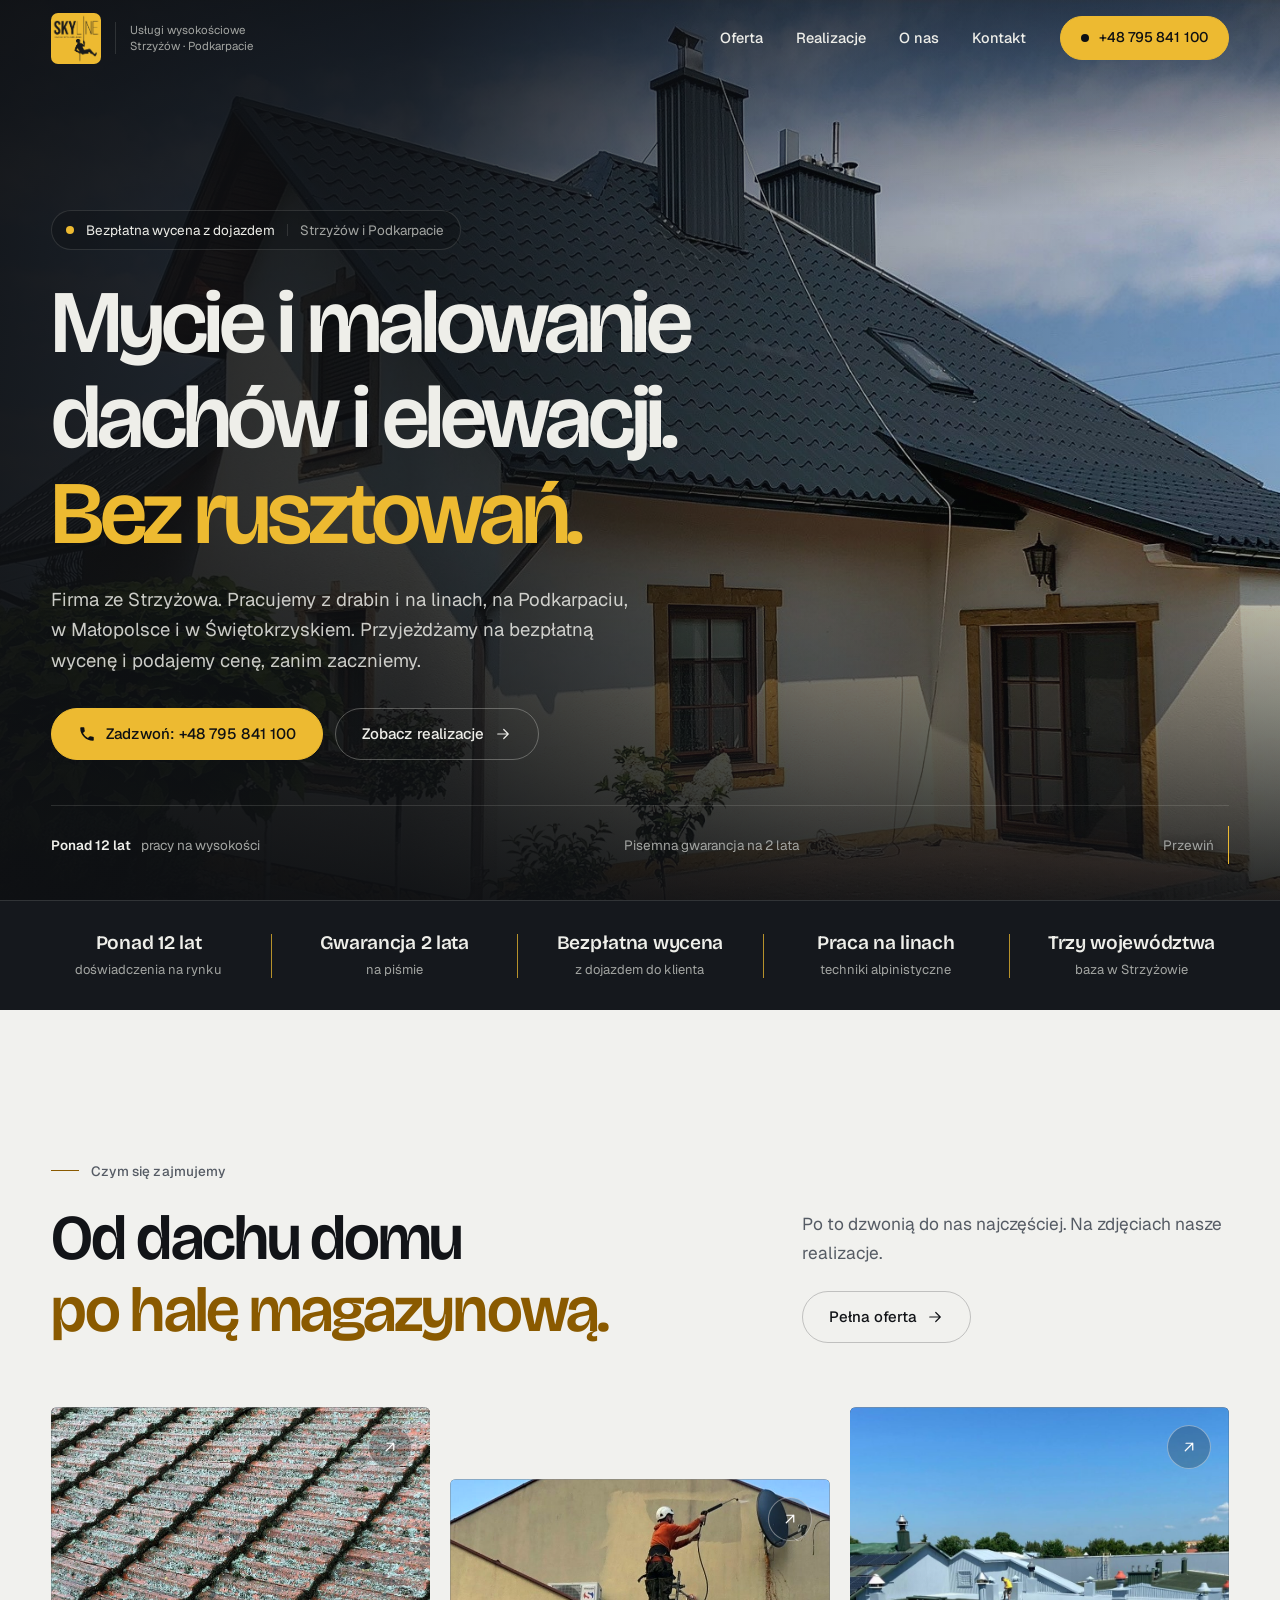
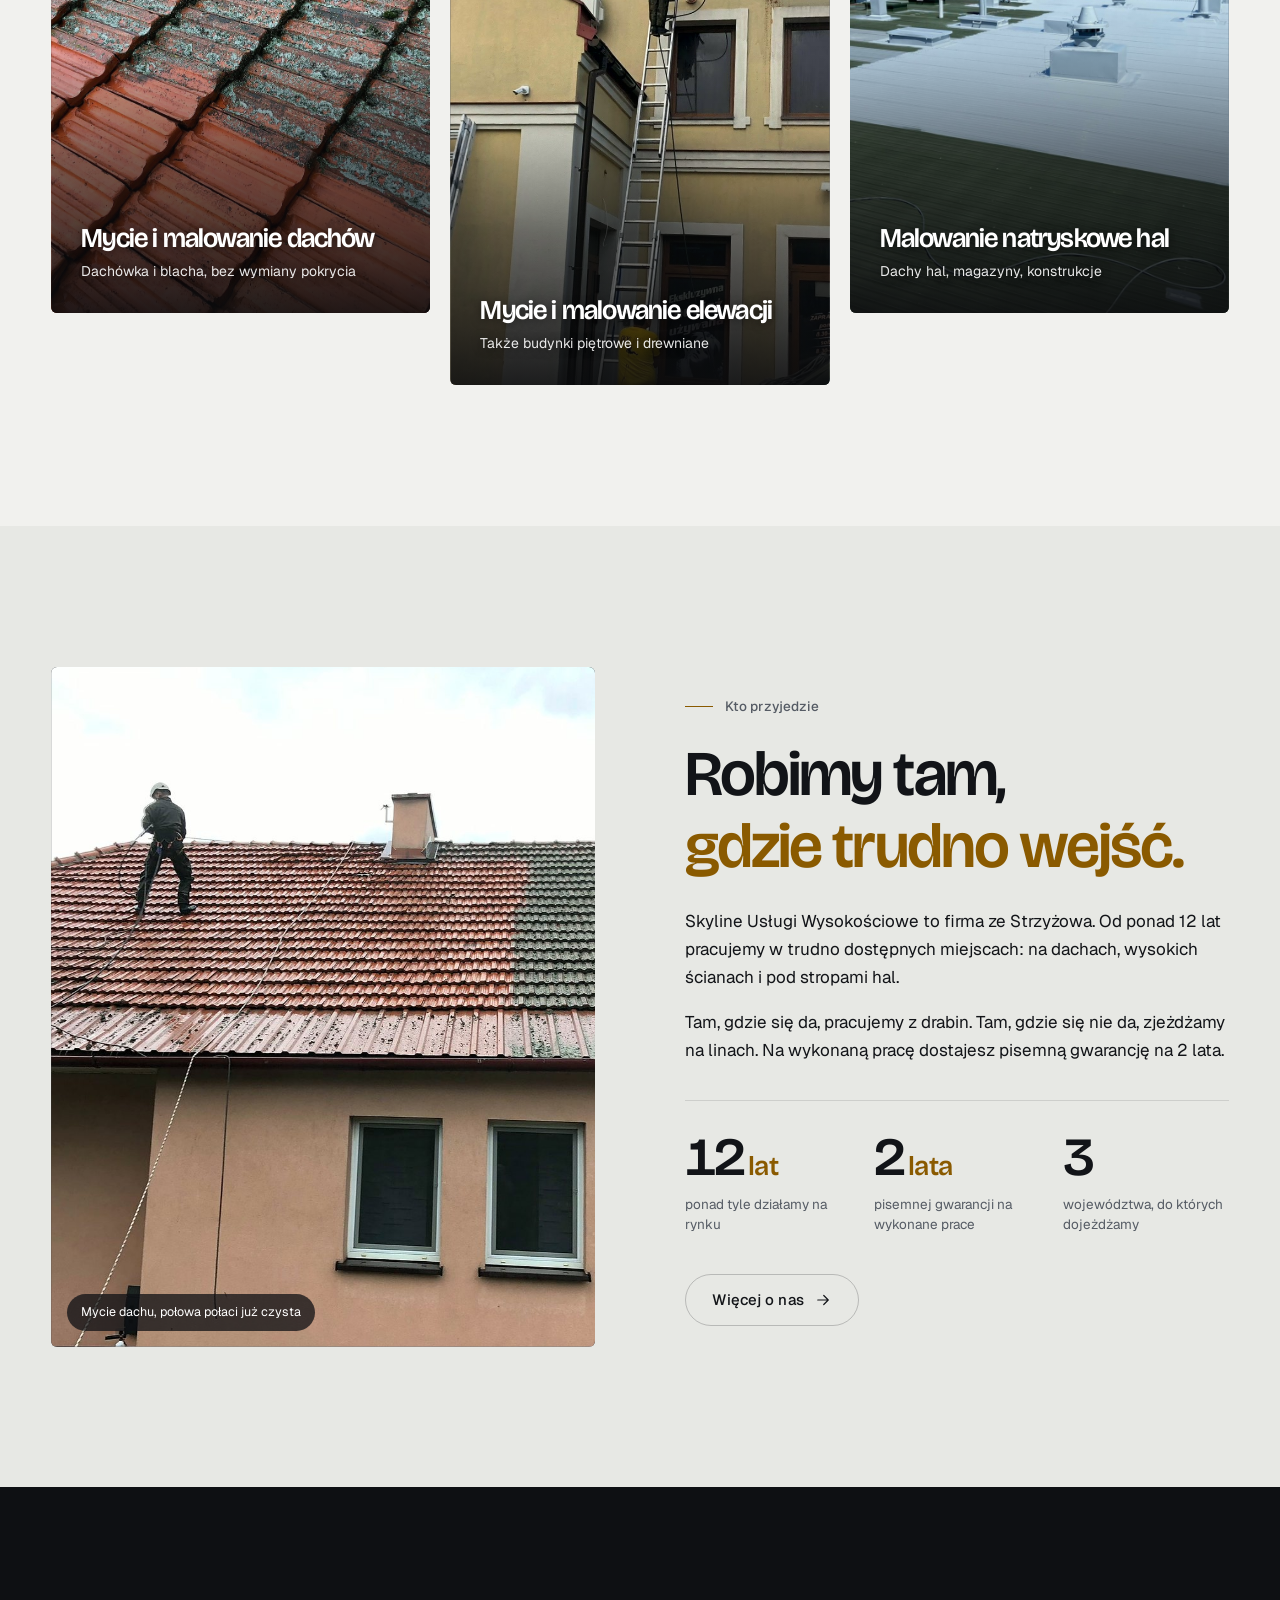
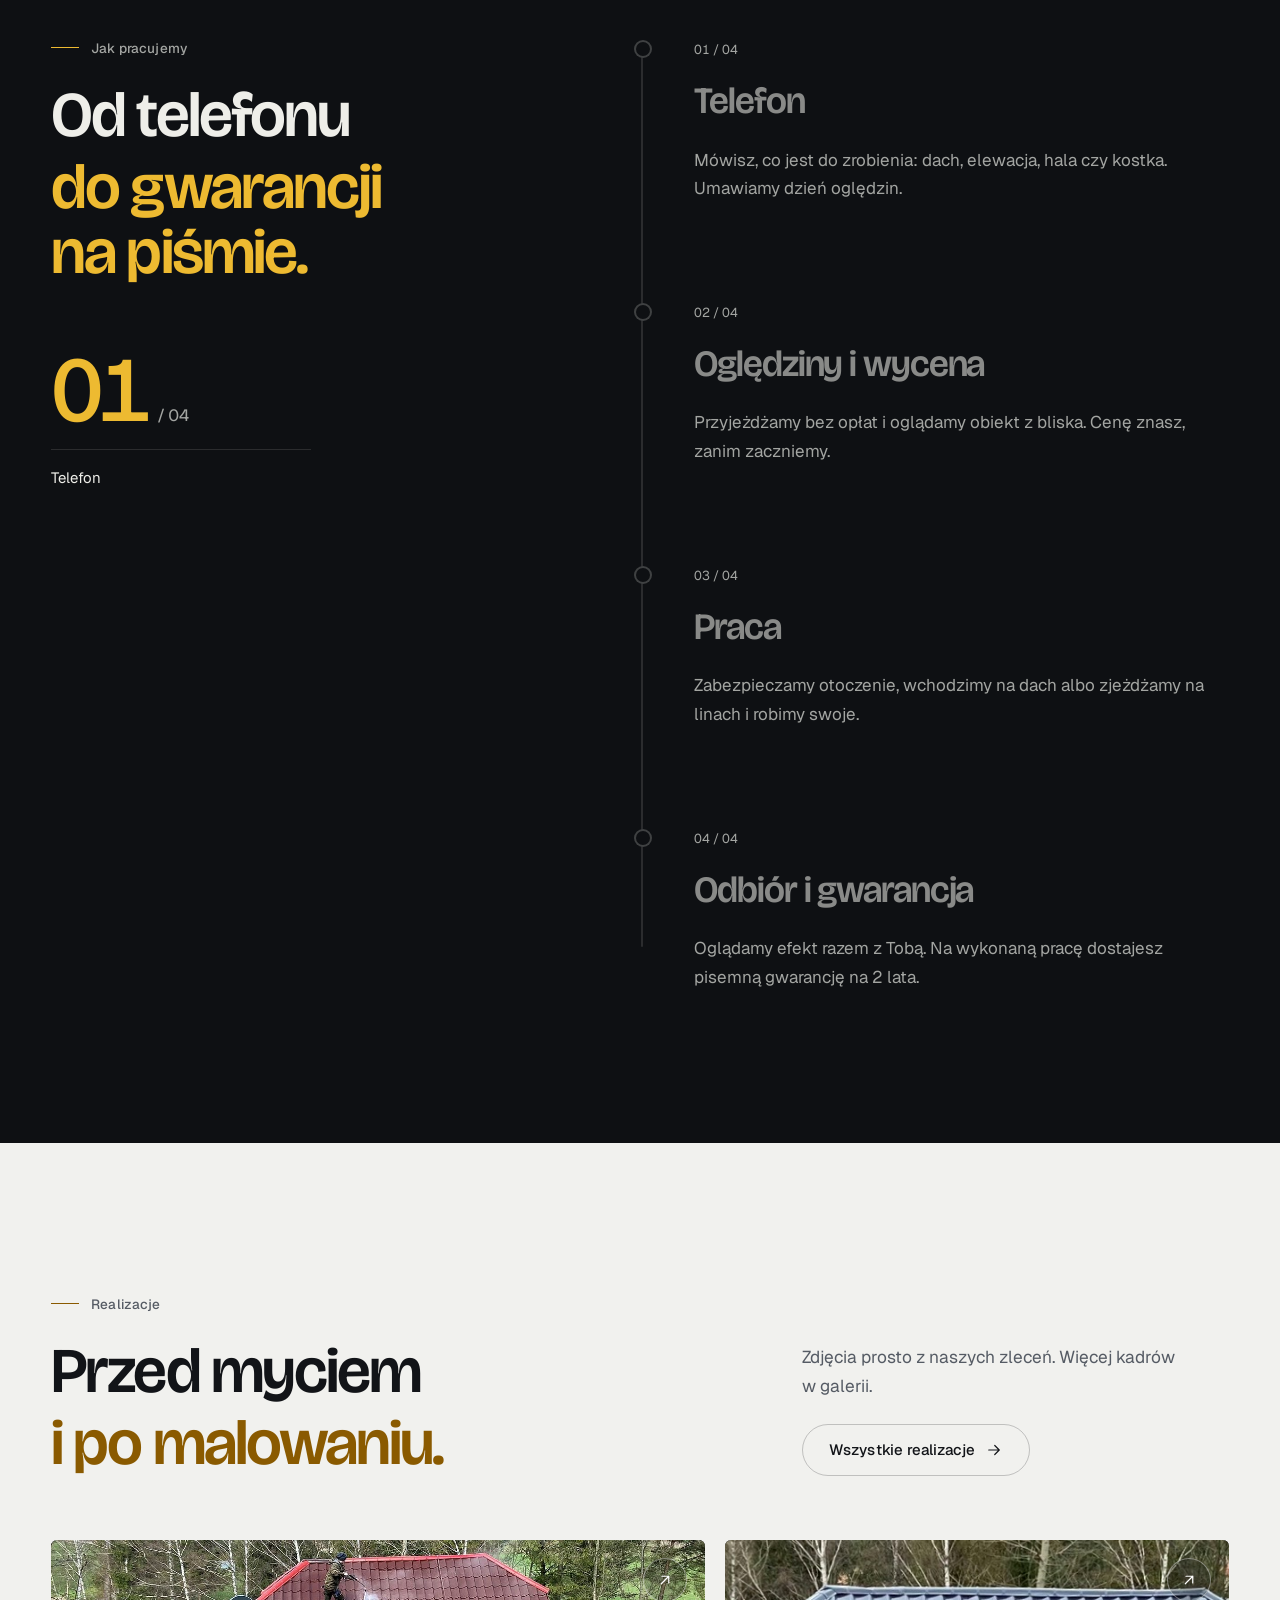
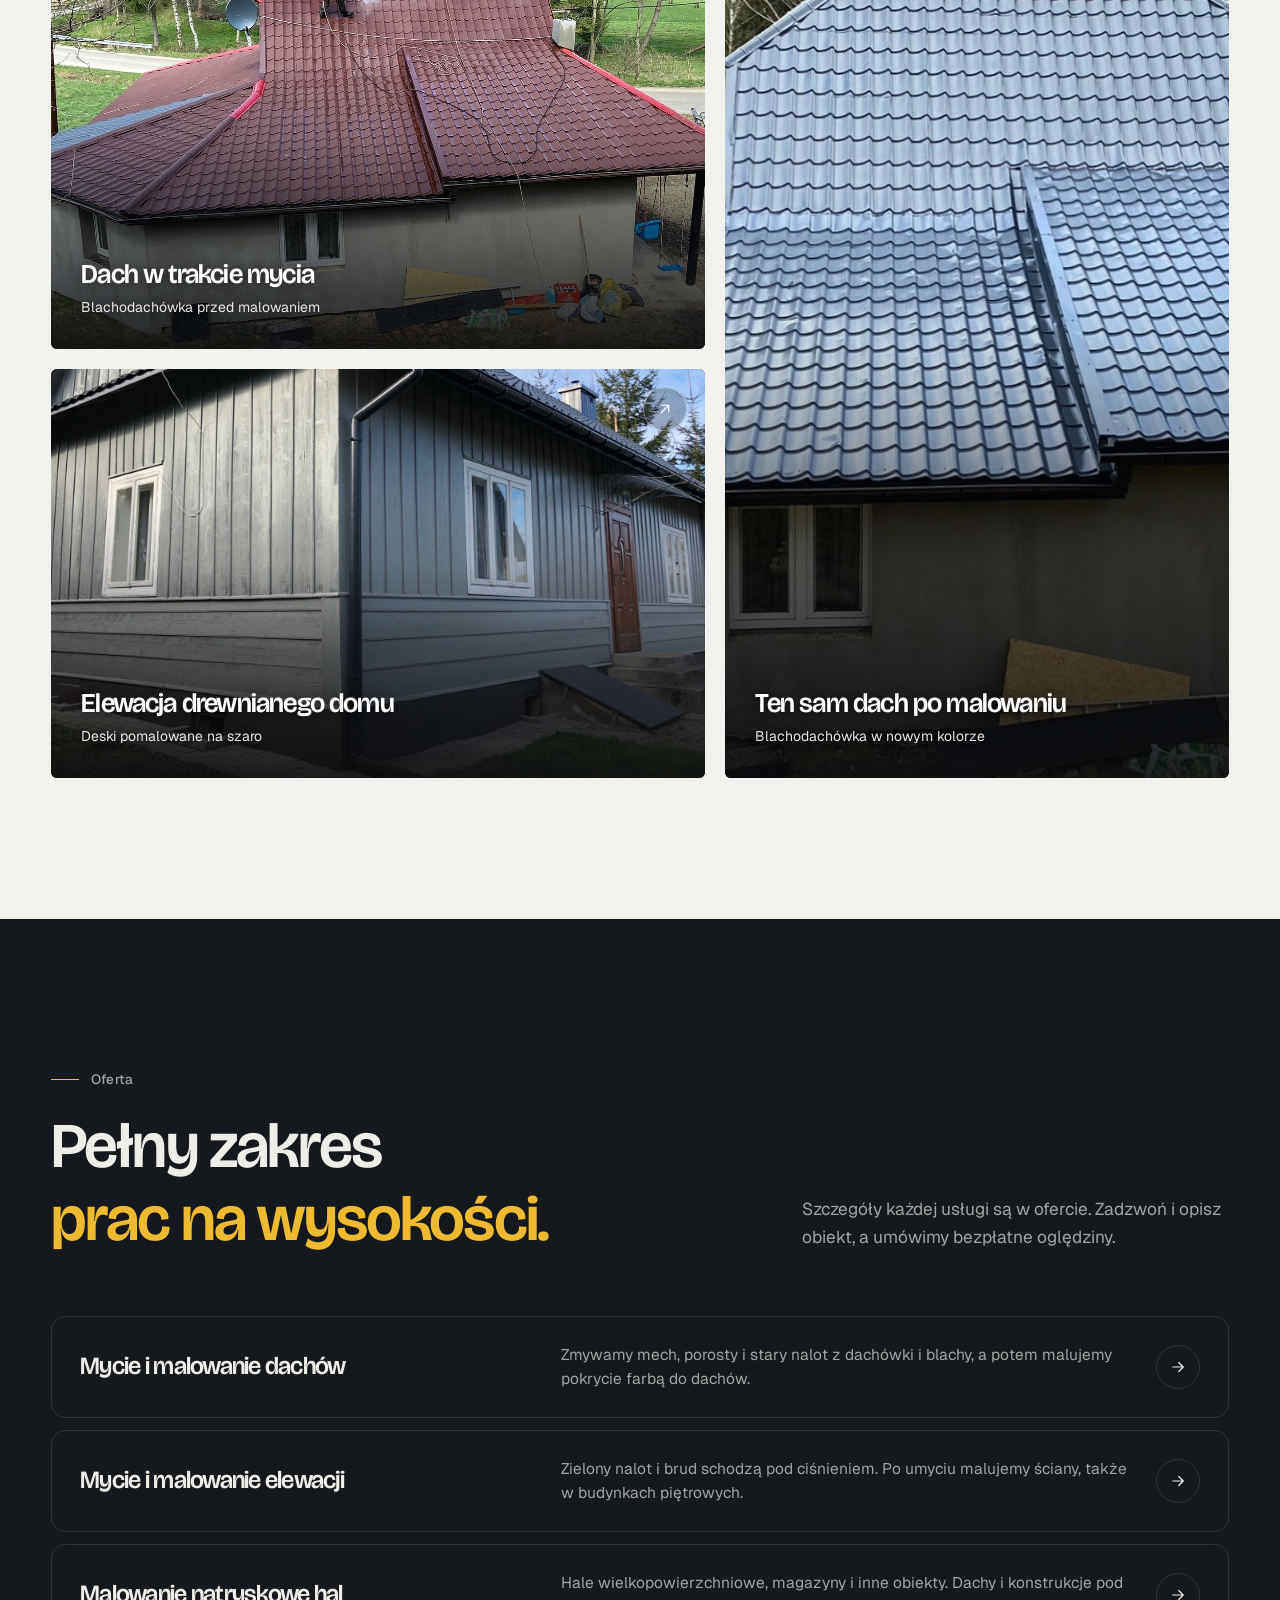
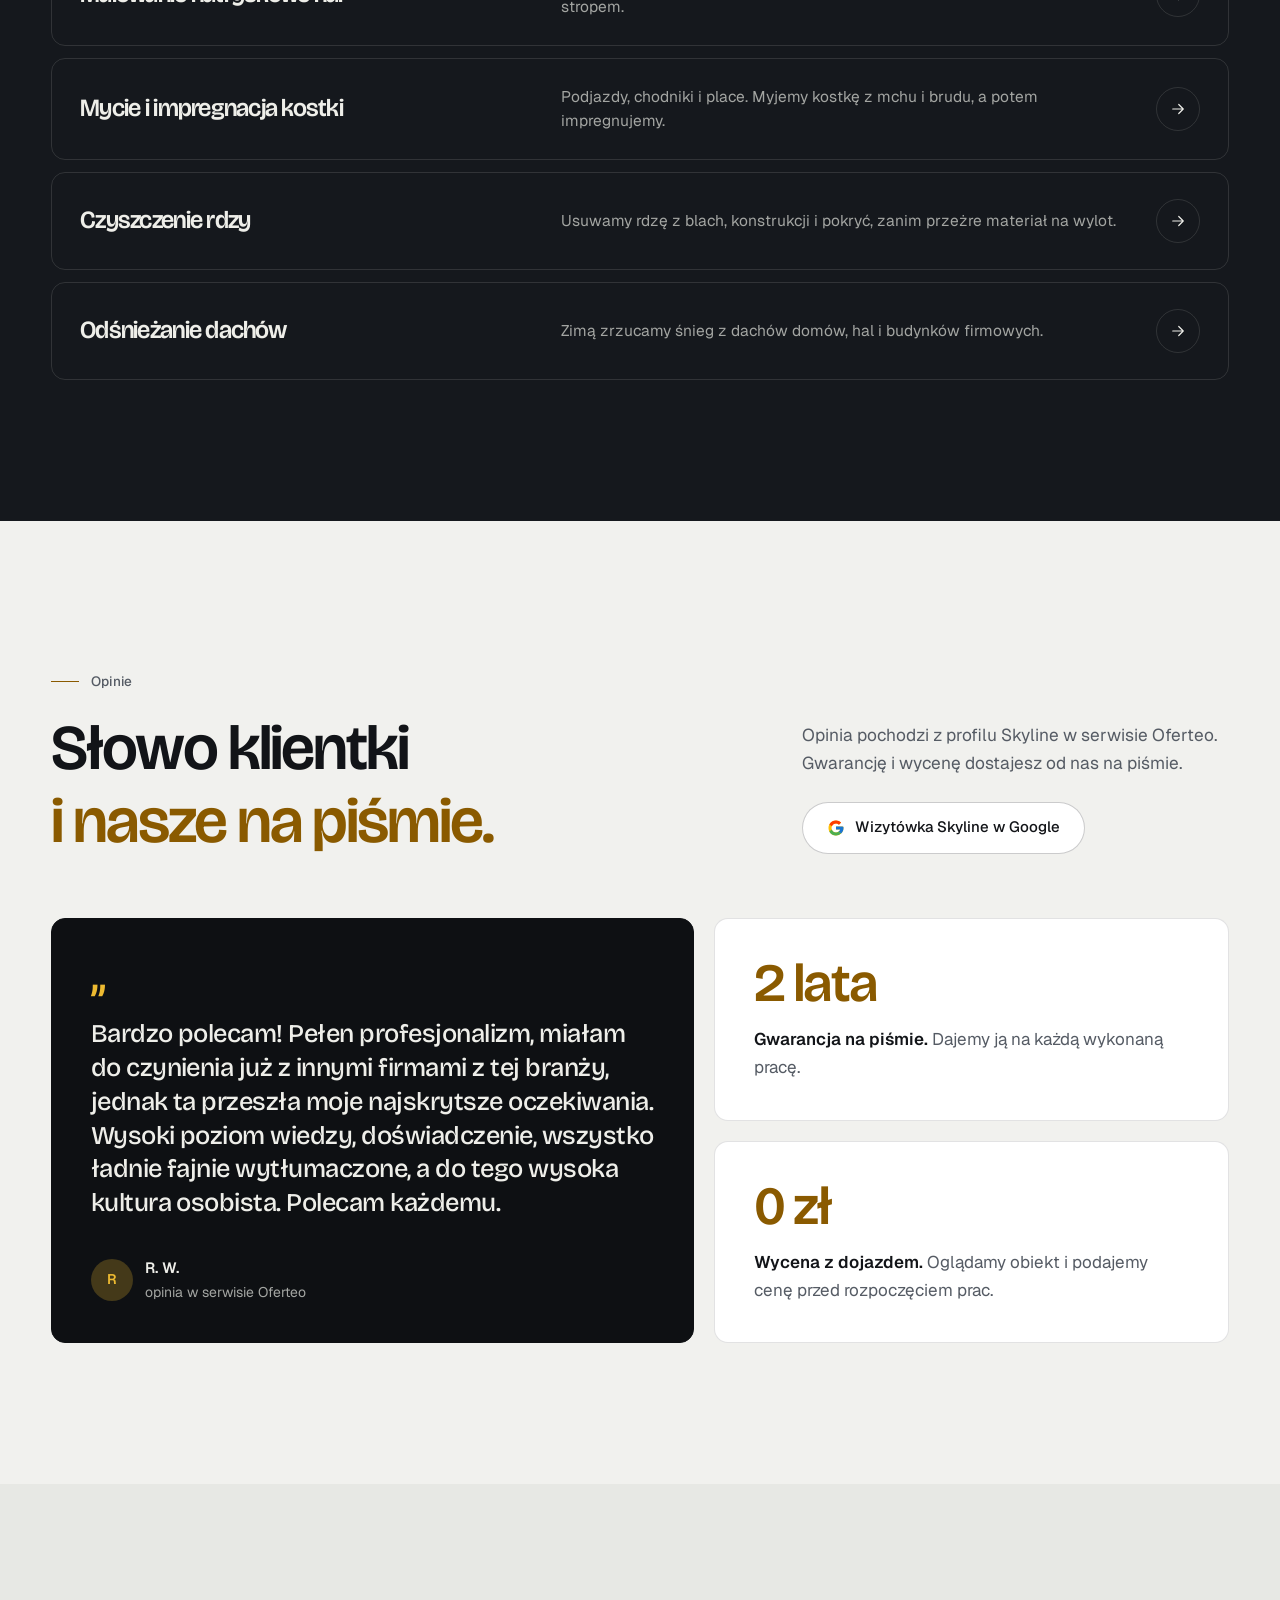
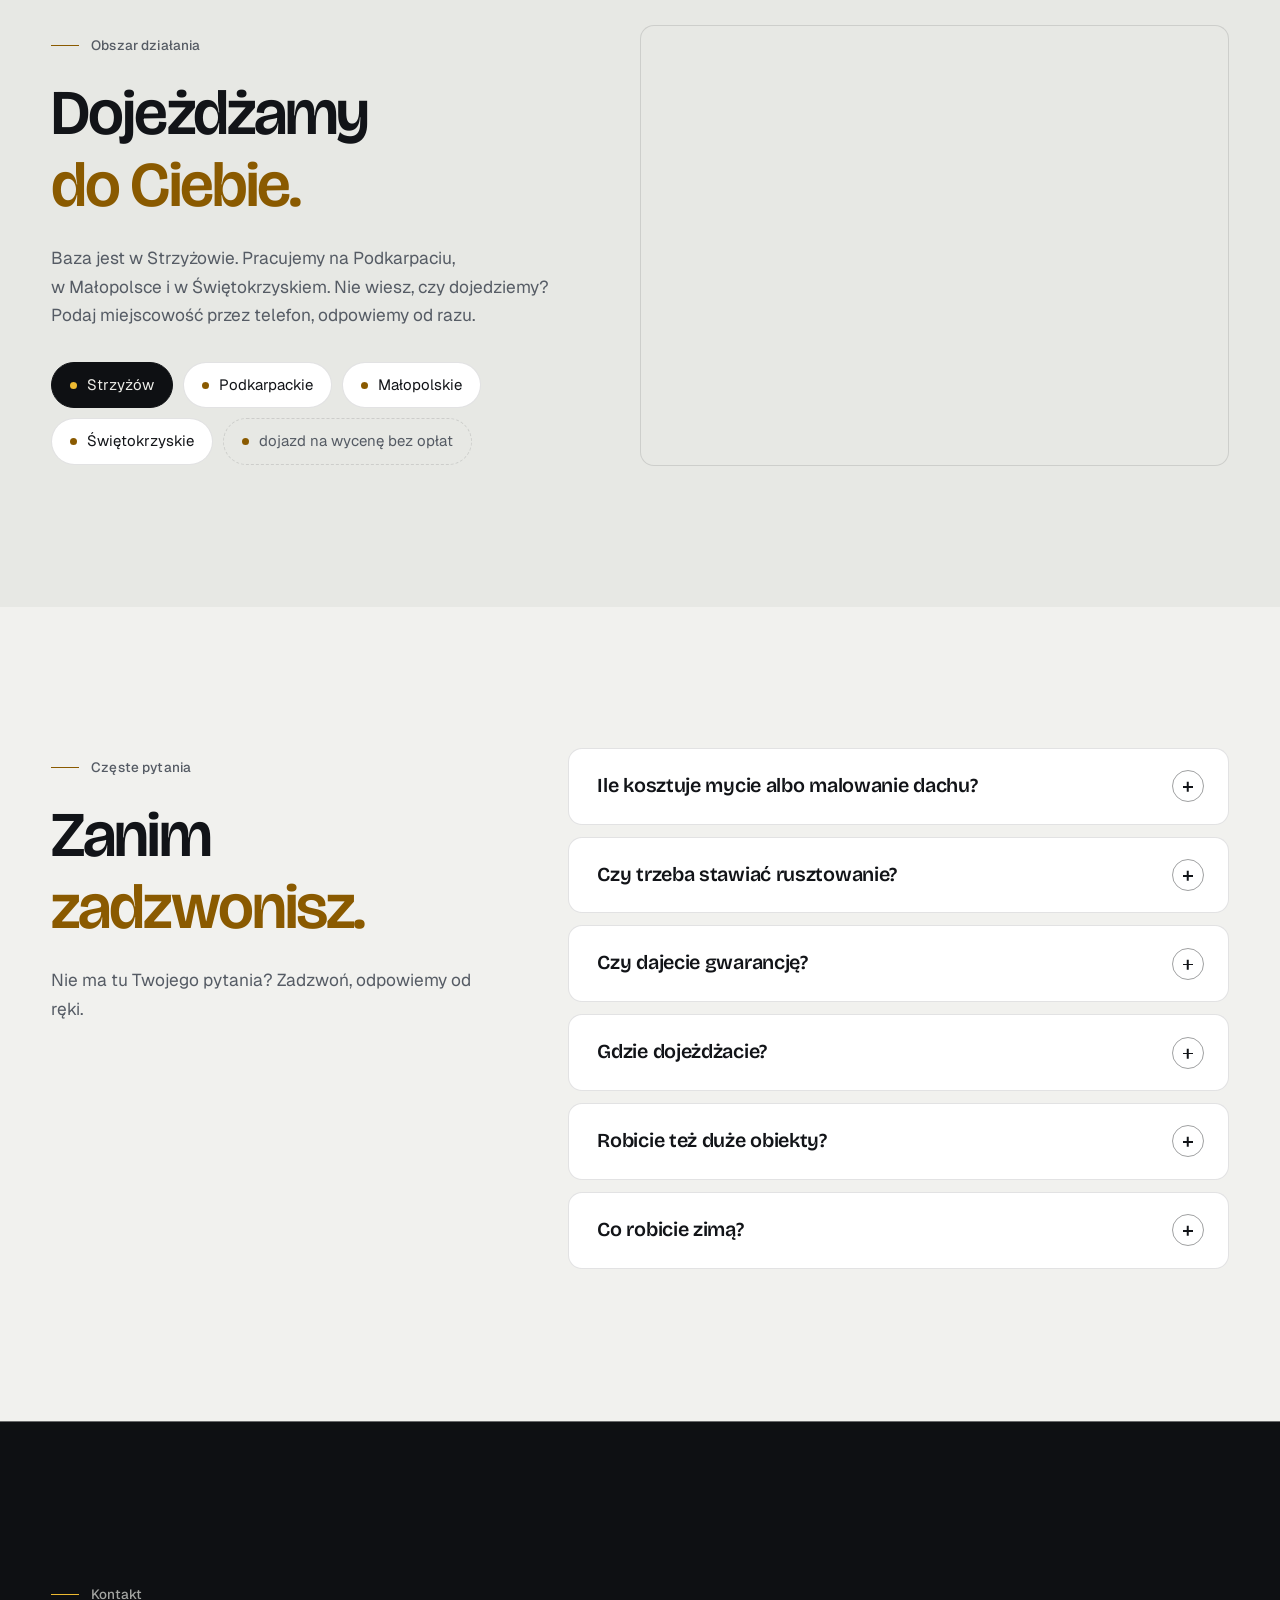
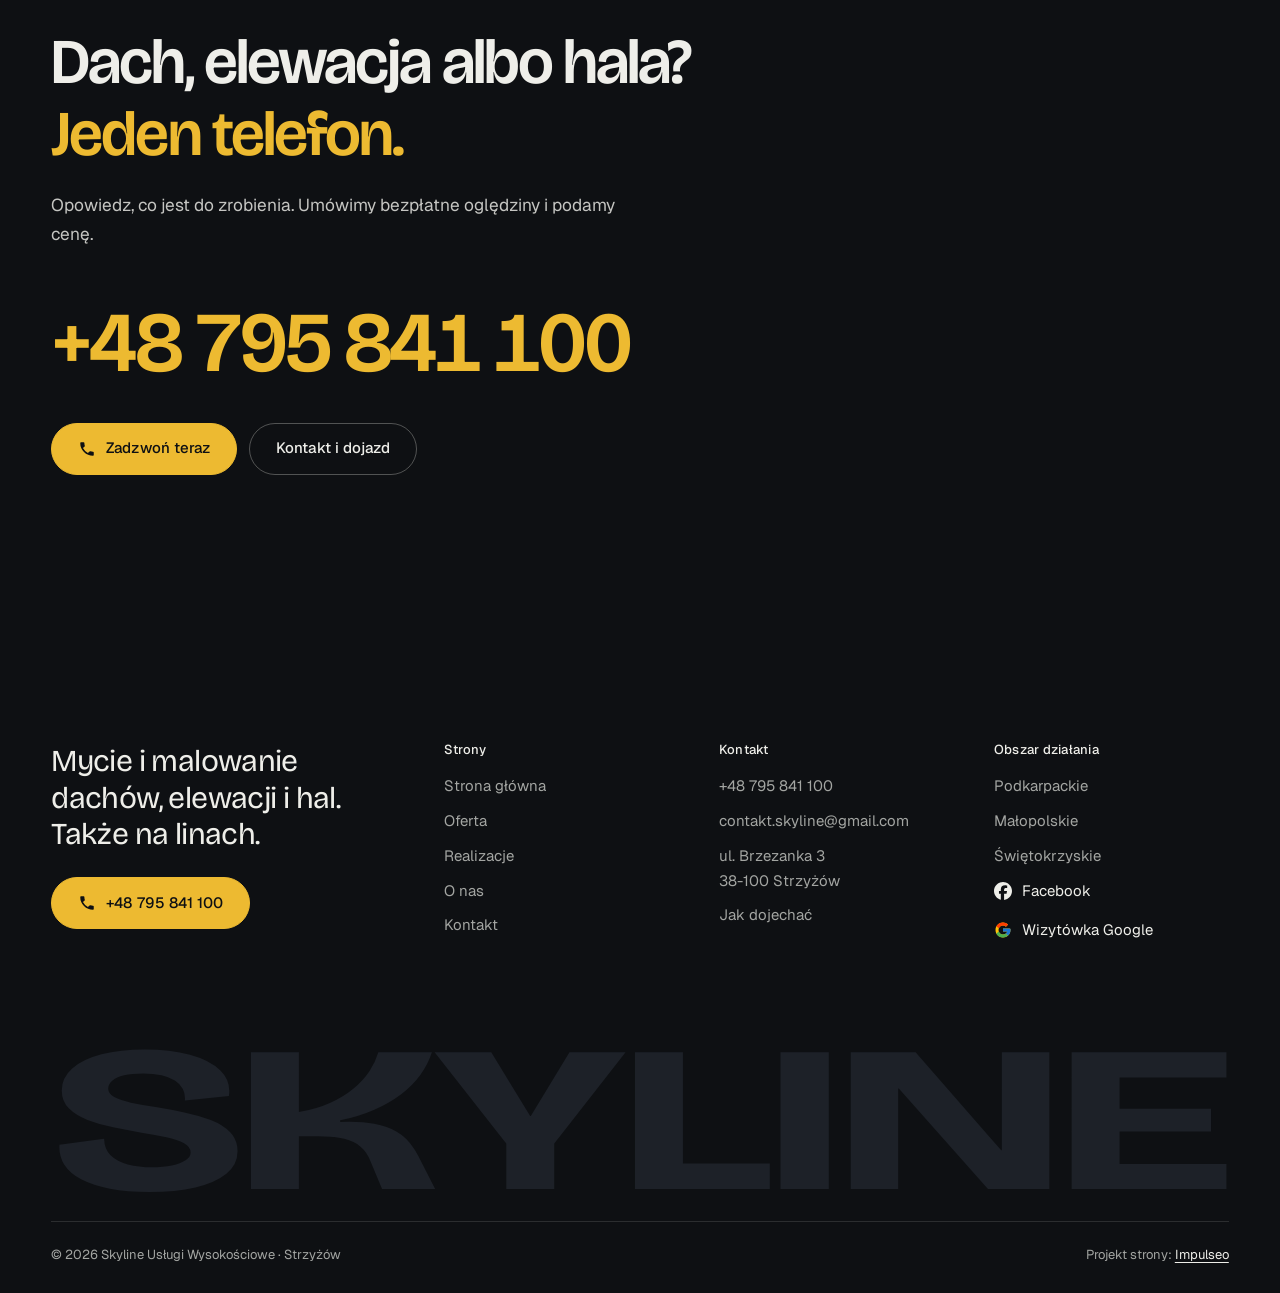
<file: index.html>
<!DOCTYPE html>
<html lang="pl">
<head>
<meta charset="UTF-8">
<meta name="viewport" content="width=device-width, initial-scale=1.0">
<title>Skyline - mycie i malowanie dachów, elewacji i hal | Strzyżów, Podkarpacie</title>
<meta name="description" content="Skyline Usługi Wysokościowe ze Strzyżowa: mycie i malowanie dachów i elewacji, malowanie natryskowe hal, mycie kostki brukowej. Praca na linach, bezpłatna wycena z dojazdem, pisemna gwarancja 2 lata. Tel. +48 795 841 100.">
<link rel="canonical" href="https://impulseo-pl.github.io/skyline-uslugi-wysokosciowe/">
<meta name="robots" content="noindex, nofollow">
<meta name="theme-color" content="#0E1013">
<meta property="og:type" content="website">
<meta property="og:locale" content="pl_PL">
<meta property="og:site_name" content="Skyline Usługi Wysokościowe">
<meta property="og:title" content="Skyline - mycie i malowanie dachów, elewacji i hal | Strzyżów, Podkarpacie">
<meta property="og:description" content="Skyline Usługi Wysokościowe ze Strzyżowa: mycie i malowanie dachów i elewacji, malowanie natryskowe hal, mycie kostki brukowej. Praca na linach, bezpłatna wycena z dojazdem, pisemna gwarancja 2 lata. Tel. +48 795 841 100.">
<meta property="og:url" content="https://impulseo-pl.github.io/skyline-uslugi-wysokosciowe/">
<meta property="og:image" content="https://impulseo-pl.github.io/skyline-uslugi-wysokosciowe/img/og.jpg">
<meta property="og:image:width" content="1200">
<meta property="og:image:height" content="630">
<meta name="twitter:card" content="summary_large_image">
<script type="application/ld+json">{"@context": "https://schema.org", "@type": "LocalBusiness", "name": "Skyline Usługi Wysokościowe", "url": "https://impulseo-pl.github.io/skyline-uslugi-wysokosciowe/", "telephone": "+48795841100", "email": "contakt.skyline@gmail.com", "image": "https://impulseo-pl.github.io/skyline-uslugi-wysokosciowe/img/og.jpg", "address": {"@type": "PostalAddress", "streetAddress": "ul. Brzezanka 3", "postalCode": "38-100", "addressLocality": "Strzyżów", "addressCountry": "PL"}, "geo": {"@type": "GeoCoordinates", "latitude": 49.847009, "longitude": 21.772388}, "areaServed": ["Podkarpackie", "Małopolskie", "Świętokrzyskie"], "sameAs": ["https://www.facebook.com/skyline.uslugi.wysokosciowe/", "https://www.google.com/maps/place/Skyline+Us%C5%82ugi+Wysoko%C5%9Bciowe/@49.847009,21.772388,727m/data=!3m2!1e3!4b1!4m6!3m5!1s0x473c53cff86c2f2f:0x6c15652f310e83a6!8m2!3d49.847009!4d21.772388"]}</script>
<script>(function(){var d=document.documentElement;d.classList.add('js');try{if(!window.matchMedia('(prefers-reduced-motion: reduce)').matches)d.classList.add('anim');}catch(e){}setTimeout(function(){if(!d.classList.contains('anim-ok'))d.classList.remove('anim');},3500);})();</script>
<script>(function(){try{var d=document.documentElement,q=/[?&]intro/.test(location.search);if(!q&&window.matchMedia&&matchMedia('(prefers-reduced-motion: reduce)').matches)return;if(!q&&sessionStorage.getItem('skyline_intro'))return;sessionStorage.setItem('skyline_intro','1');d.classList.add('intro-on');setTimeout(function(){d.classList.remove('intro-on','intro-gra','intro-out');d.classList.add('hero-go')},4600);}catch(e){}})();</script>
<link rel="preload" as="image" href="img/hero.jpg" fetchpriority="high">
<link rel="preconnect" href="https://fonts.googleapis.com">
<link rel="preconnect" href="https://fonts.gstatic.com" crossorigin>
<link href="https://fonts.googleapis.com/css2?family=Bricolage+Grotesque:opsz,wght@12..96,400..700&family=Geist:wght@400..600&display=swap" rel="stylesheet">
<link rel="stylesheet" href="assets/styles.css?v=20261112">
<script src="assets/lenis.min.js?v=1.1.20" defer></script>
<script src="assets/main.js?v=20261112" defer></script>
<meta name="nb-deploy" content="33efbd2d2241">
</head>
<body>
<a class="skip" href="#tresc">Przejdź do treści</a>
<header class="site-head">
<div class="intro" aria-hidden="true"><span class="intro-line"><i></i></span><span class="intro-meta">usługi wysokościowe · Strzyżów · Podkarpacie</span></div><div class="head-in">
  <a class="brand" href="index.html" aria-label="Skyline - strona główna">
    <span class="znak"><img class="wm brand-logo nav-logo" src="img/logo.png" alt="Skyline Usługi Wysokościowe" width="461" height="468" decoding="async"></span>
    <span class="brand-sub">Usługi wysokościowe<br>Strzyżów · Podkarpacie</span>
  </a>
  <nav class="nav-links" aria-label="Menu główne">
    <a class="nl" href="oferta.html">Oferta</a><a class="nl" href="realizacje.html">Realizacje</a><a class="nl" href="o-nas.html">O&nbsp;nas</a><a class="nl" href="kontakt.html">Kontakt</a>
    <a class="btn btn-accent nav-cta" href="tel:+48795841100"><span class="live" aria-hidden="true"></span>+48 795 841 100</a>
  </nav>
  <button class="burger" type="button" aria-label="Otwórz menu" aria-expanded="false" aria-controls="mnav"><span></span><span></span></button>
</div>
</header>
<script>(function(){var d=document.documentElement;if(!d.classList.contains('intro-on'))return;
var wyszlo=false,koniec=false,t0=Date.now();
function heroGotowe(){var im=document.querySelector('.hero-media img');return !!(im&&im.complete&&im.naturalWidth>0);}
function sprzataj(){if(koniec)return;koniec=true;d.classList.add('hero-go');d.classList.remove('intro-on','intro-gra','intro-out');
['--i-w','--i-h','--i-px','--i-py','--i-zmniejsz','--i-baza-w','--i-baza-h'].forEach(function(k){d.style.removeProperty(k);});
try{document.dispatchEvent(new Event('wejscie:koniec'));}catch(e){}}
function wyjdz(){if(wyszlo||koniec)return;wyszlo=true;d.classList.add('intro-out');setTimeout(function(){d.classList.add('hero-go');},240);setTimeout(sprzataj,880);}
function moze(){if(wyszlo||koniec)return;var t=Date.now()-t0;if(t>=1320&&(heroGotowe()||t>=1800))wyjdz();else setTimeout(moze,60);}
try{var znak=document.querySelector('.brand .znak'),wm=znak&&znak.querySelector('.wm');if(!wm){sprzataj();return;}
znak.classList.add('mierze');var r=wm.getBoundingClientRect();znak.classList.remove('mierze');
if(!r.width||!r.height){sprzataj();return;}
var W=window.innerWidth,H=window.innerHeight,cel=W<680?Math.min(W*0.46,190):Math.min(W*0.17,240);cel=Math.max(r.width,cel);
var u=function(k,v){d.style.setProperty(k,v);};
u('--i-w',Math.round(cel)+'px');u('--i-h',Math.round(cel*r.height/r.width)+'px');u('--i-zmniejsz',(r.width/cel).toFixed(4));
u('--i-px',Math.round(r.left+r.width/2-W/2)+'px');u('--i-py',Math.round(r.top+r.height/2-H/2)+'px');
u('--i-baza-w',Math.round(r.width)+'px');u('--i-baza-h',Math.round(r.height)+'px');
requestAnimationFrame(function(){requestAnimationFrame(function(){d.classList.add('intro-gra');t0=Date.now();moze();});});
['wheel','touchstart','keydown','pointerdown'].forEach(function(ev){window.addEventListener(ev,function(){sprzataj();},{once:true,passive:true});});
setTimeout(sprzataj,3900);
}catch(e){sprzataj();}})();</script>
<div class="mnav" id="mnav">
  <div class="mnav-in">
    <a class="ml" href="index.html" aria-current="page">Strona główna</a><a class="ml" href="oferta.html">Oferta</a><a class="ml" href="realizacje.html">Realizacje</a><a class="ml" href="o-nas.html">O&nbsp;nas</a><a class="ml" href="kontakt.html">Kontakt</a>
    <div class="mnav-foot">
      <span>Wycena bezpłatna, z&nbsp;dojazdem do klienta</span>
      <a class="btn btn-accent" href="tel:+48795841100"><svg class="ico" width="16" height="16" viewBox="0 0 24 24" fill="none" aria-hidden="true"><path d="M6.6 10.8a15.5 15.5 0 0 0 6.6 6.6l2.2-2.2a1 1 0 0 1 1-.24 11.4 11.4 0 0 0 3.6.58 1 1 0 0 1 1 1V20a1 1 0 0 1-1 1A17 17 0 0 1 3 4a1 1 0 0 1 1-1h3.5a1 1 0 0 1 1 1c0 1.25.2 2.46.58 3.6a1 1 0 0 1-.25 1l-2.23 2.2Z" fill="currentColor"/></svg>+48 795 841 100</a>
    </div>
  </div>
</div>
<main id="tresc">

<section class="hero">
  <div class="hero-media"><img src="img/hero.jpg" alt="Dom z dachem odnowionym na grafit - realizacja Skyline" width="2048" height="1024" decoding="async" fetchpriority="high"></div>
  <div class="hero-in">
    <p class="hero-tag up" style="--d:0"><span class="live" aria-hidden="true"></span>Bezpłatna wycena z&nbsp;dojazdem<span class="sep" aria-hidden="true"></span><span class="muted">Strzyżów i&nbsp;Podkarpacie</span></p>
    <h1><span class="ln"><span class="ln-i" style="--k:0">Mycie i&nbsp;malowanie</span></span><span class="ln"><span class="ln-i" style="--k:1">dachów i&nbsp;elewacji.</span></span><span class="ln"><span class="ln-i" style="--k:2"><em>Bez rusztowań.</em></span></span></h1>
    <p class="hero-lead up" style="--d:380">Firma ze Strzyżowa. Pracujemy z&nbsp;drabin i&nbsp;na linach, na Podkarpaciu, w&nbsp;Małopolsce i&nbsp;w&nbsp;Świętokrzyskiem. Przyjeżdżamy na bezpłatną wycenę i&nbsp;podajemy cenę, zanim zaczniemy.</p>
    <div class="hero-ctas up" style="--d:500">
      <a class="btn btn-accent" href="tel:+48795841100"><svg class="ico" width="16" height="16" viewBox="0 0 24 24" fill="none" aria-hidden="true"><path d="M6.6 10.8a15.5 15.5 0 0 0 6.6 6.6l2.2-2.2a1 1 0 0 1 1-.24 11.4 11.4 0 0 0 3.6.58 1 1 0 0 1 1 1V20a1 1 0 0 1-1 1A17 17 0 0 1 3 4a1 1 0 0 1 1-1h3.5a1 1 0 0 1 1 1c0 1.25.2 2.46.58 3.6a1 1 0 0 1-.25 1l-2.23 2.2Z" fill="currentColor"/></svg>Zadzwoń: +48 795 841 100</a>
      <a class="btn btn-ghost" href="realizacje.html">Zobacz realizacje<svg class="ico arr" width="18" height="18" viewBox="0 0 24 24" fill="none" stroke="currentColor" stroke-width="1.6" stroke-linecap="round" stroke-linejoin="round" aria-hidden="true"><path d="M5 12h14M13 6l6 6-6 6"/></svg></a>
    </div>
    <div class="hero-foot up" style="--d:640">
      <span class="rate"><b>Ponad 12 lat</b><span>pracy na wysokości</span></span>
      <span>Pisemna gwarancja na 2 lata</span>
      <span class="cue" aria-hidden="true">Przewiń<span class="cue-line"><i></i></span></span>
    </div>
  </div>
</section>

<section class="strip" aria-label="Najważniejsze w skrócie">
  <div class="strip-in">
    <div class="strip-it"><div class="k">Ponad 12 lat</div><div class="v">doświadczenia na rynku</div></div>
    <div class="strip-it"><div class="k">Gwarancja 2 lata</div><div class="v">na piśmie</div></div>
    <div class="strip-it"><div class="k">Bezpłatna wycena</div><div class="v">z&nbsp;dojazdem do klienta</div></div>
    <div class="strip-it"><div class="k">Praca na linach</div><div class="v">techniki alpinistyczne</div></div>
    <div class="strip-it"><div class="k">Trzy województwa</div><div class="v">baza w&nbsp;Strzyżowie</div></div>
  </div>
</section>

<section class="sec" id="uslugi">
  <div class="wrap">
    <div class="sec-head">
      <div>
        <p class="eyebrow rv">Czym się zajmujemy</p>
        <h2 class="h2 rv rv-h"><span class="ln"><span class="ln-i" style="--k:0">Od dachu domu</span></span><span class="ln"><span class="ln-i" style="--k:1"><em>po halę magazynową.</em></span></span></h2>
      </div>
      <div class="side rv" style="--d:120">
        <p class="lead">Po to dzwonią do nas najczęściej. Na zdjęciach nasze realizacje.</p>
        <a class="btn btn-ghost" href="oferta.html">Pełna oferta<svg class="ico arr" width="18" height="18" viewBox="0 0 24 24" fill="none" stroke="currentColor" stroke-width="1.6" stroke-linecap="round" stroke-linejoin="round" aria-hidden="true"><path d="M5 12h14M13 6l6 6-6 6"/></svg></a>
      </div>
    </div>
    <div class="tiles-3">
      <a class="tile rv-img rv" style="--d:0" href="oferta.html#dachy">
        <img src="img/g4.jpg" alt="Dachówka w trakcie mycia - realizacja Skyline" width="1600" height="1200" decoding="async">
        <span class="go" aria-hidden="true"><svg class="ico" width="18" height="18" viewBox="0 0 24 24" fill="none" stroke="currentColor" stroke-width="1.6" stroke-linecap="round" stroke-linejoin="round" aria-hidden="true"><path d="M7 17 17 7M8 7h9v9"/></svg></span>
        <span class="tile-cap"><h3>Mycie i&nbsp;malowanie dachów</h3><span>Dachówka i&nbsp;blacha, bez wymiany pokrycia</span></span>
      </a><a class="tile rv-img rv" style="--d:120" href="oferta.html#elewacje">
        <img src="img/g6.jpg" alt="Praca na elewacji budynku z drabiny - realizacja Skyline" width="1972" height="920" decoding="async">
        <span class="go" aria-hidden="true"><svg class="ico" width="18" height="18" viewBox="0 0 24 24" fill="none" stroke="currentColor" stroke-width="1.6" stroke-linecap="round" stroke-linejoin="round" aria-hidden="true"><path d="M7 17 17 7M8 7h9v9"/></svg></span>
        <span class="tile-cap"><h3>Mycie i&nbsp;malowanie elewacji</h3><span>Także budynki piętrowe i&nbsp;drewniane</span></span>
      </a><a class="tile rv-img rv" style="--d:240" href="oferta.html#hale">
        <img src="img/g3.jpg" alt="Dach hali w trakcie malowania - realizacja Skyline" width="1600" height="1168" decoding="async">
        <span class="go" aria-hidden="true"><svg class="ico" width="18" height="18" viewBox="0 0 24 24" fill="none" stroke="currentColor" stroke-width="1.6" stroke-linecap="round" stroke-linejoin="round" aria-hidden="true"><path d="M7 17 17 7M8 7h9v9"/></svg></span>
        <span class="tile-cap"><h3>Malowanie natryskowe hal</h3><span>Dachy hal, magazyny, konstrukcje</span></span>
      </a>
    </div>
  </div>
</section>

<section class="sec paper-2">
  <div class="wrap about">
    <figure class="fig rv-img rv">
      <img src="img/about.jpg" alt="Mycie dachu domu, pracownik Skyline na połaci" width="1600" height="1200" decoding="async" data-plx="36" style="height:112%;margin-top:-6%">
      <figcaption class="fig-tag">Mycie dachu, połowa połaci już czysta</figcaption>
    </figure>
    <div>
      <p class="eyebrow rv">Kto przyjedzie</p>
      <h2 class="h2 rv rv-h"><span class="ln"><span class="ln-i" style="--k:0">Robimy tam,</span></span><span class="ln"><span class="ln-i" style="--k:1"><em>gdzie trudno wejść.</em></span></span></h2>
      <p class="rv" style="--d:100;margin-top:28px">Skyline Usługi Wysokościowe to firma ze Strzyżowa. Od ponad 12 lat pracujemy w&nbsp;trudno dostępnych miejscach: na dachach, wysokich ścianach i&nbsp;pod stropami hal.</p>
      <p class="rv" style="--d:160">Tam, gdzie się da, pracujemy z&nbsp;drabin. Tam, gdzie się nie da, zjeżdżamy na linach. Na wykonaną pracę dostajesz pisemną gwarancję na 2 lata.</p>
      <div class="stats rv" style="--d:200">
        <div class="stat"><b><span class="num" data-to="12">12</span><small>lat</small></b><span>ponad tyle działamy na rynku</span></div>
        <div class="stat"><b><span class="num" data-to="2">2</span><small>lata</small></b><span>pisemnej gwarancji na wykonane prace</span></div>
        <div class="stat"><b><span class="num" data-to="3">3</span></b><span>województwa, do których dojeżdżamy</span></div>
      </div>
      <a class="btn btn-ghost rv" style="--d:240" href="o-nas.html">Więcej o&nbsp;nas<svg class="ico arr" width="18" height="18" viewBox="0 0 24 24" fill="none" stroke="currentColor" stroke-width="1.6" stroke-linecap="round" stroke-linejoin="round" aria-hidden="true"><path d="M5 12h14M13 6l6 6-6 6"/></svg></a>
    </div>
  </div>
</section>

<section class="proces proces-os sec">
  <div class="wrap proc-grid">
    <div class="proc-side">
      <p class="eyebrow rv">Jak pracujemy</p>
      <h2 class="h2 rv rv-h"><span class="ln"><span class="ln-i" style="--k:0">Od telefonu</span></span><span class="ln"><span class="ln-i" style="--k:1"><em>do gwarancji na piśmie.</em></span></span></h2>
      <div class="proc-count rv" style="--d:160" aria-hidden="true"><b>01</b><span>/ 04</span></div>
      <p class="proc-now rv" style="--d:200" aria-hidden="true">Telefon</p>
    </div>
    <div class="proc-steps">
      <span class="wire" aria-hidden="true"><i></i></span>
      <ol class="proc-ol"><li class="step" data-nazwa="Telefon">
          <span class="no">01 / 04</span>
          <h3>Telefon</h3>
          <p>Mówisz, co jest do zrobienia: dach, elewacja, hala czy kostka. Umawiamy dzień oględzin.</p>
        </li><li class="step" data-nazwa="Oględziny i wycena">
          <span class="no">02 / 04</span>
          <h3>Oględziny i&nbsp;wycena</h3>
          <p>Przyjeżdżamy bez opłat i&nbsp;oglądamy obiekt z&nbsp;bliska. Cenę znasz, zanim zaczniemy.</p>
        </li><li class="step" data-nazwa="Praca">
          <span class="no">03 / 04</span>
          <h3>Praca</h3>
          <p>Zabezpieczamy otoczenie, wchodzimy na dach albo zjeżdżamy na linach i&nbsp;robimy swoje.</p>
        </li><li class="step" data-nazwa="Odbiór i gwarancja">
          <span class="no">04 / 04</span>
          <h3>Odbiór i&nbsp;gwarancja</h3>
          <p>Oglądamy efekt razem z&nbsp;Tobą. Na wykonaną pracę dostajesz pisemną gwarancję na 2 lata.</p>
        </li></ol>
    </div>
  </div>
</section>

<section class="sec">
  <div class="wrap">
    <div class="sec-head">
      <div>
        <p class="eyebrow rv">Realizacje</p>
        <h2 class="h2 rv rv-h"><span class="ln"><span class="ln-i" style="--k:0">Przed myciem</span></span><span class="ln"><span class="ln-i" style="--k:1"><em>i&nbsp;po malowaniu.</em></span></span></h2>
      </div>
      <div class="side rv" style="--d:120">
        <p class="lead">Zdjęcia prosto z&nbsp;naszych zleceń. Więcej kadrów w&nbsp;galerii.</p>
        <a class="btn btn-ghost" href="realizacje.html">Wszystkie realizacje<svg class="ico arr" width="18" height="18" viewBox="0 0 24 24" fill="none" stroke="currentColor" stroke-width="1.6" stroke-linecap="round" stroke-linejoin="round" aria-hidden="true"><path d="M5 12h14M13 6l6 6-6 6"/></svg></a>
      </div>
    </div>
    <div class="gal-3">
      <a class="tile rv-img rv" style="--d:0" href="realizacje.html">
        <img src="img/g1.jpg" alt="Mycie dachu z blachodachówki pod ciśnieniem - realizacja Skyline" width="1600" height="800" loading="lazy" decoding="async">
        <span class="go" aria-hidden="true"><svg class="ico" width="18" height="18" viewBox="0 0 24 24" fill="none" stroke="currentColor" stroke-width="1.6" stroke-linecap="round" stroke-linejoin="round" aria-hidden="true"><path d="M7 17 17 7M8 7h9v9"/></svg></span>
        <span class="tile-cap"><h3>Dach w&nbsp;trakcie mycia</h3><span>Blachodachówka przed malowaniem</span></span>
      </a><a class="tile rv-img rv" style="--d:120" href="realizacje.html">
        <img src="img/g10.jpg" alt="Ten sam dach z blachodachówki po malowaniu - realizacja Skyline" width="1982" height="938" loading="lazy" decoding="async">
        <span class="go" aria-hidden="true"><svg class="ico" width="18" height="18" viewBox="0 0 24 24" fill="none" stroke="currentColor" stroke-width="1.6" stroke-linecap="round" stroke-linejoin="round" aria-hidden="true"><path d="M7 17 17 7M8 7h9v9"/></svg></span>
        <span class="tile-cap"><h3>Ten sam dach po malowaniu</h3><span>Blachodachówka w&nbsp;nowym kolorze</span></span>
      </a><a class="tile rv-img rv" style="--d:240" href="realizacje.html">
        <img src="img/ph2.jpg" alt="Elewacja drewnianego domu pomalowana na szaro - realizacja Skyline" width="2048" height="1024" loading="lazy" decoding="async">
        <span class="go" aria-hidden="true"><svg class="ico" width="18" height="18" viewBox="0 0 24 24" fill="none" stroke="currentColor" stroke-width="1.6" stroke-linecap="round" stroke-linejoin="round" aria-hidden="true"><path d="M7 17 17 7M8 7h9v9"/></svg></span>
        <span class="tile-cap"><h3>Elewacja drewnianego domu</h3><span>Deski pomalowane na szaro</span></span>
      </a>
    </div>
  </div>
</section>

<section class="sec dark-2" id="oferta">
  <div class="wrap">
    <div class="sec-head">
      <div>
        <p class="eyebrow rv">Oferta</p>
        <h2 class="h2 rv rv-h"><span class="ln"><span class="ln-i" style="--k:0">Pełny zakres</span></span><span class="ln"><span class="ln-i" style="--k:1"><em>prac na wysokości.</em></span></span></h2>
      </div>
      <div class="side rv" style="--d:120">
        <p class="lead">Szczegóły każdej usługi są w&nbsp;ofercie. Zadzwoń i&nbsp;opisz obiekt, a&nbsp;umówimy bezpłatne oględziny.</p>
      </div>
    </div>
    <div class="svc-list">
      <a class="card rv" style="--d:0" href="oferta.html#dachy">
        <h3>Mycie i&nbsp;malowanie dachów</h3>
        <p>Zmywamy mech, porosty i&nbsp;stary nalot z&nbsp;dachówki i&nbsp;blachy, a&nbsp;potem malujemy pokrycie farbą do dachów.</p>
        <span class="go" aria-hidden="true"><svg class="ico arr" width="18" height="18" viewBox="0 0 24 24" fill="none" stroke="currentColor" stroke-width="1.6" stroke-linecap="round" stroke-linejoin="round" aria-hidden="true"><path d="M5 12h14M13 6l6 6-6 6"/></svg></span>
      </a><a class="card rv" style="--d:60" href="oferta.html#elewacje">
        <h3>Mycie i&nbsp;malowanie elewacji</h3>
        <p>Zielony nalot i&nbsp;brud schodzą pod ciśnieniem. Po umyciu malujemy ściany, także w&nbsp;budynkach piętrowych.</p>
        <span class="go" aria-hidden="true"><svg class="ico arr" width="18" height="18" viewBox="0 0 24 24" fill="none" stroke="currentColor" stroke-width="1.6" stroke-linecap="round" stroke-linejoin="round" aria-hidden="true"><path d="M5 12h14M13 6l6 6-6 6"/></svg></span>
      </a><a class="card rv" style="--d:120" href="oferta.html#hale">
        <h3>Malowanie natryskowe hal</h3>
        <p>Hale wielkopowierzchniowe, magazyny i&nbsp;inne obiekty. Dachy i&nbsp;konstrukcje pod stropem.</p>
        <span class="go" aria-hidden="true"><svg class="ico arr" width="18" height="18" viewBox="0 0 24 24" fill="none" stroke="currentColor" stroke-width="1.6" stroke-linecap="round" stroke-linejoin="round" aria-hidden="true"><path d="M5 12h14M13 6l6 6-6 6"/></svg></span>
      </a><a class="card rv" style="--d:180" href="oferta.html#kostka">
        <h3>Mycie i&nbsp;impregnacja kostki</h3>
        <p>Podjazdy, chodniki i&nbsp;place. Myjemy kostkę z&nbsp;mchu i&nbsp;brudu, a&nbsp;potem impregnujemy.</p>
        <span class="go" aria-hidden="true"><svg class="ico arr" width="18" height="18" viewBox="0 0 24 24" fill="none" stroke="currentColor" stroke-width="1.6" stroke-linecap="round" stroke-linejoin="round" aria-hidden="true"><path d="M5 12h14M13 6l6 6-6 6"/></svg></span>
      </a><a class="card rv" style="--d:240" href="oferta.html#dodatkowo">
        <h3>Czyszczenie rdzy</h3>
        <p>Usuwamy rdzę z&nbsp;blach, konstrukcji i&nbsp;pokryć, zanim przeżre materiał na wylot.</p>
        <span class="go" aria-hidden="true"><svg class="ico arr" width="18" height="18" viewBox="0 0 24 24" fill="none" stroke="currentColor" stroke-width="1.6" stroke-linecap="round" stroke-linejoin="round" aria-hidden="true"><path d="M5 12h14M13 6l6 6-6 6"/></svg></span>
      </a><a class="card rv" style="--d:300" href="oferta.html#dodatkowo">
        <h3>Odśnieżanie dachów</h3>
        <p>Zimą zrzucamy śnieg z&nbsp;dachów domów, hal i&nbsp;budynków firmowych.</p>
        <span class="go" aria-hidden="true"><svg class="ico arr" width="18" height="18" viewBox="0 0 24 24" fill="none" stroke="currentColor" stroke-width="1.6" stroke-linecap="round" stroke-linejoin="round" aria-hidden="true"><path d="M5 12h14M13 6l6 6-6 6"/></svg></span>
      </a>
    </div>
  </div>
</section>

<section class="opinie sec" id="opinie">
  <div class="wrap">
    <div class="sec-head">
      <div>
        <p class="eyebrow rv">Opinie</p>
        <h2 class="h2 rv rv-h"><span class="ln"><span class="ln-i" style="--k:0">Słowo klientki</span></span><span class="ln"><span class="ln-i" style="--k:1"><em>i&nbsp;nasze na piśmie.</em></span></span></h2>
      </div>
      <div class="side rv" style="--d:120">
        <p class="lead">Opinia pochodzi z&nbsp;profilu Skyline w&nbsp;serwisie Oferteo. Gwarancję i&nbsp;wycenę dostajesz od nas na piśmie.</p>
        <a class="op-google" href="https://www.google.com/maps/place/Skyline+Us%C5%82ugi+Wysoko%C5%9Bciowe/@49.847009,21.772388,727m/data=!3m2!1e3!4b1!4m6!3m5!1s0x473c53cff86c2f2f:0x6c15652f310e83a6!8m2!3d49.847009!4d21.772388" target="_blank" rel="noopener"><svg class="g-logo" viewBox="0 0 48 48" aria-hidden="true"><path fill="#FFC107" d="M43.6 20.5H42V20H24v8h11.3C33.7 32.7 29.2 36 24 36c-6.6 0-12-5.4-12-12s5.4-12 12-12c3.1 0 5.8 1.2 7.9 3.1l5.7-5.7C34 6.1 29.3 4 24 4 12.9 4 4 12.9 4 24s8.9 20 20 20 20-8.9 20-20c0-1.3-.1-2.4-.4-3.5z"/><path fill="#FF3D00" d="m6.3 14.7 6.6 4.8C14.7 15.1 19 12 24 12c3.1 0 5.8 1.2 7.9 3.1l5.7-5.7C34 6.1 29.3 4 24 4 16.3 4 9.7 8.3 6.3 14.7z"/><path fill="#4CAF50" d="M24 44c5.2 0 9.9-2 13.4-5.2l-6.2-5.2A11.9 11.9 0 0 1 24 36c-5.2 0-9.6-3.3-11.3-7.9l-6.5 5C9.5 39.6 16.2 44 24 44z"/><path fill="#1976D2" d="M43.6 20.5H42V20H24v8h11.3a12 12 0 0 1-4.1 5.6l6.2 5.2C37 39.2 44 34 44 24c0-1.3-.1-2.4-.4-3.5z"/></svg>Wizytówka Skyline w&nbsp;Google</a>
      </div>
    </div>
    <div class="opinie-grid">
      <figure class="op-card feat pelna rv" style="--d:0">
          <span class="q" aria-hidden="true">„</span>
          <blockquote><p>Bardzo polecam! Pełen profesjonalizm, miałam do czynienia już z&nbsp;innymi firmami z&nbsp;tej branży, jednak ta przeszła moje najskrytsze oczekiwania. Wysoki poziom wiedzy, doświadczenie, wszystko ładnie fajnie wytłumaczone, a&nbsp;do tego wysoka kultura osobista. Polecam każdemu.</p></blockquote>
          <figcaption><span class="av" aria-hidden="true">R</span><span><b>R. W.</b>opinia w&nbsp;serwisie Oferteo</span></figcaption>
        </figure><div class="op-card fakt rv" style="--d:110">
          <p class="fakt-k">2 lata</p>
          <p><b>Gwarancja na piśmie.</b> Dajemy ją na każdą wykonaną pracę.</p>
        </div><div class="op-card fakt rv" style="--d:220">
          <p class="fakt-k">0 zł</p>
          <p><b>Wycena z&nbsp;dojazdem.</b> Oglądamy obiekt i&nbsp;podajemy cenę przed rozpoczęciem prac.</p>
        </div>
    </div>
  </div>
</section>

<section class="sec paper-2" id="dojazd">
  <div class="wrap area">
    <div>
      <p class="eyebrow rv">Obszar działania</p>
      <h2 class="h2 rv rv-h"><span class="ln"><span class="ln-i" style="--k:0">Dojeżdżamy</span></span><span class="ln"><span class="ln-i" style="--k:1"><em>do Ciebie.</em></span></span></h2>
      <p class="lead rv" style="--d:120;margin-top:26px">Baza jest w&nbsp;Strzyżowie. Pracujemy na Podkarpaciu, w&nbsp;Małopolsce i&nbsp;w&nbsp;Świętokrzyskiem. Nie wiesz, czy dojedziemy? Podaj miejscowość przez telefon, odpowiemy od razu.</p>
      <ul class="cities rv" style="--d:180">
        <li class="base">Strzyżów</li><li>Podkarpackie</li><li>Małopolskie</li><li>Świętokrzyskie</li><li class="more">dojazd na wycenę bez opłat</li>
      </ul>
    </div>
    <div class="map rv" style="--d:120">
      <iframe title="Mapa - Skyline Usługi Wysokościowe, Strzyżów" src="https://maps.google.com/maps?q=49.847009,21.772388&amp;z=8&amp;output=embed" loading="lazy" referrerpolicy="no-referrer-when-downgrade"></iframe>
    </div>
  </div>
</section>

<section class="sec" id="pytania">
  <div class="wrap faq-wrap">
    <div class="faq-side">
      <p class="eyebrow rv">Częste pytania</p>
      <h2 class="h2 rv rv-h"><span class="ln"><span class="ln-i" style="--k:0">Zanim</span></span><span class="ln"><span class="ln-i" style="--k:1"><em>zadzwonisz.</em></span></span></h2>
      <p class="lead rv" style="--d:120;margin-top:26px">Nie ma tu Twojego pytania? Zadzwoń, odpowiemy od ręki.</p>
    </div>
    <div>
      <details class="faq-item rv" style="--d:0">
          <summary>Ile kosztuje mycie albo malowanie dachu?<i></i><i></i></summary>
          <div class="faq-a"><p>Cena zależy od powierzchni, rodzaju pokrycia i&nbsp;dostępu, dlatego najpierw oglądamy dach. Wycena i&nbsp;dojazd są bezpłatne, a&nbsp;kwotę znasz, zanim zaczniemy.</p></div>
        </details><details class="faq-item rv" style="--d:70">
          <summary>Czy trzeba stawiać rusztowanie?<i></i><i></i></summary>
          <div class="faq-a"><p>Zwykle nie. Pracujemy z&nbsp;drabin albo na linach, technikami alpinistycznymi. Dostajemy się tam, gdzie rusztowanie trudno postawić.</p></div>
        </details><details class="faq-item rv" style="--d:140">
          <summary>Czy dajecie gwarancję?<i></i><i></i></summary>
          <div class="faq-a"><p>Tak. Na wykonane prace dajemy pisemną gwarancję na 2 lata.</p></div>
        </details><details class="faq-item rv" style="--d:210">
          <summary>Gdzie dojeżdżacie?<i></i><i></i></summary>
          <div class="faq-a"><p>Bazę mamy w&nbsp;Strzyżowie. Pracujemy w&nbsp;województwach podkarpackim, małopolskim i&nbsp;świętokrzyskim. Podaj miejscowość, a&nbsp;powiemy, kiedy możemy przyjechać na oględziny.</p></div>
        </details><details class="faq-item rv" style="--d:280">
          <summary>Robicie też duże obiekty?<i></i><i></i></summary>
          <div class="faq-a"><p>Tak. Malujemy natryskowo hale wielkopowierzchniowe, magazyny i&nbsp;inne obiekty budowlane, w&nbsp;tym dachy i&nbsp;konstrukcje pod stropem.</p></div>
        </details><details class="faq-item rv" style="--d:350">
          <summary>Co robicie zimą?<i></i><i></i></summary>
          <div class="faq-a"><p>Odśnieżamy dachy domów, hal i&nbsp;budynków firmowych. Bierzemy też inne prace zimowe na wysokości.</p></div>
        </details>
    </div>
  </div>
</section>

<section class="stopklatka">
  <div class="stk-bg" style="background-image:url(img/cta.jpg)" aria-hidden="true"></div>
  <div class="stk-in">
    <p class="eyebrow rv">Kontakt</p>
    <h2 class="h2 rv rv-h"><span class="ln"><span class="ln-i" style="--k:0">Dach, elewacja albo hala?</span></span><span class="ln"><span class="ln-i" style="--k:1"><em>Jeden telefon.</em></span></span></h2>
    <p class="lead rv" style="--d:120;margin-top:24px">Opowiedz, co jest do zrobienia. Umówimy bezpłatne oględziny i&nbsp;podamy cenę.</p>
    <a class="cta-phone rv" style="--d:180" href="tel:+48795841100">+48 795 841 100</a>
    <div class="cta-row rv" style="--d:240">
      <a class="btn btn-accent" href="tel:+48795841100"><svg class="ico" width="16" height="16" viewBox="0 0 24 24" fill="none" aria-hidden="true"><path d="M6.6 10.8a15.5 15.5 0 0 0 6.6 6.6l2.2-2.2a1 1 0 0 1 1-.24 11.4 11.4 0 0 0 3.6.58 1 1 0 0 1 1 1V20a1 1 0 0 1-1 1A17 17 0 0 1 3 4a1 1 0 0 1 1-1h3.5a1 1 0 0 1 1 1c0 1.25.2 2.46.58 3.6a1 1 0 0 1-.25 1l-2.23 2.2Z" fill="currentColor"/></svg>Zadzwoń teraz</a>
      <a class="btn btn-ghost" href="kontakt.html">Kontakt i&nbsp;dojazd</a>
    </div>
  </div>
</section>
</main>
<footer class="site-foot">
  <div class="wrap">
    <div class="foot-top">
      <div>
        <p class="foot-claim">Mycie i&nbsp;malowanie dachów, elewacji i&nbsp;hal. Także na linach.</p>
        <a class="btn btn-accent" href="tel:+48795841100"><svg class="ico" width="16" height="16" viewBox="0 0 24 24" fill="none" aria-hidden="true"><path d="M6.6 10.8a15.5 15.5 0 0 0 6.6 6.6l2.2-2.2a1 1 0 0 1 1-.24 11.4 11.4 0 0 0 3.6.58 1 1 0 0 1 1 1V20a1 1 0 0 1-1 1A17 17 0 0 1 3 4a1 1 0 0 1 1-1h3.5a1 1 0 0 1 1 1c0 1.25.2 2.46.58 3.6a1 1 0 0 1-.25 1l-2.23 2.2Z" fill="currentColor"/></svg>+48 795 841 100</a>
      </div>
      <div>
        <h4>Strony</h4>
        <ul><li><a href="index.html">Strona główna</a></li><li><a href="oferta.html">Oferta</a></li><li><a href="realizacje.html">Realizacje</a></li><li><a href="o-nas.html">O&nbsp;nas</a></li><li><a href="kontakt.html">Kontakt</a></li></ul>
      </div>
      <div>
        <h4>Kontakt</h4>
        <ul>
          <li><a href="tel:+48795841100">+48 795 841 100</a></li>
          <li><a href="mailto:contakt.skyline@gmail.com">contakt.skyline@gmail.com</a></li>
          <li>ul. Brzezanka 3<br>38-100 Strzyżów</li>
          <li><a href="https://www.google.com/maps/place/Skyline+Us%C5%82ugi+Wysoko%C5%9Bciowe/@49.847009,21.772388,727m/data=!3m2!1e3!4b1!4m6!3m5!1s0x473c53cff86c2f2f:0x6c15652f310e83a6!8m2!3d49.847009!4d21.772388" target="_blank" rel="noopener">Jak dojechać</a></li>
        </ul>
      </div>
      <div>
        <h4>Obszar działania</h4>
        <ul>
          <li>Podkarpackie</li>
          <li>Małopolskie</li>
          <li>Świętokrzyskie</li>
          <li><a class="soc" href="https://www.facebook.com/skyline.uslugi.wysokosciowe/" target="_blank" rel="noopener" aria-label="Skyline Usługi Wysokościowe na Facebooku"><svg viewBox="0 0 24 24" aria-hidden="true" focusable="false"><path d="M9.101 23.691v-7.98H6.627v-3.667h2.474v-1.58c0-4.085 1.848-5.978 5.858-5.978.401 0 .955.042 1.468.103a8.68 8.68 0 0 1 1.141.195v3.325a8.623 8.623 0 0 0-.653-.036 26.805 26.805 0 0 0-.733-.009c-.707 0-1.259.096-1.675.309a1.686 1.686 0 0 0-.679.622c-.258.42-.374.995-.374 1.752v1.297h3.919l-.386 2.103-.287 1.564h-3.246v8.245C19.396 23.238 24 18.179 24 12.044c0-6.627-5.373-12-12-12s-12 5.373-12 12c0 5.628 3.874 10.35 9.101 11.647Z" fill="currentColor"/></svg>Facebook</a></li>
          <li><a class="soc" href="https://www.google.com/maps/place/Skyline+Us%C5%82ugi+Wysoko%C5%9Bciowe/@49.847009,21.772388,727m/data=!3m2!1e3!4b1!4m6!3m5!1s0x473c53cff86c2f2f:0x6c15652f310e83a6!8m2!3d49.847009!4d21.772388" target="_blank" rel="noopener" aria-label="Wizytówka Skyline w Google"><svg class="g-logo" viewBox="0 0 48 48" aria-hidden="true"><path fill="#FFC107" d="M43.6 20.5H42V20H24v8h11.3C33.7 32.7 29.2 36 24 36c-6.6 0-12-5.4-12-12s5.4-12 12-12c3.1 0 5.8 1.2 7.9 3.1l5.7-5.7C34 6.1 29.3 4 24 4 12.9 4 4 12.9 4 24s8.9 20 20 20 20-8.9 20-20c0-1.3-.1-2.4-.4-3.5z"/><path fill="#FF3D00" d="m6.3 14.7 6.6 4.8C14.7 15.1 19 12 24 12c3.1 0 5.8 1.2 7.9 3.1l5.7-5.7C34 6.1 29.3 4 24 4 16.3 4 9.7 8.3 6.3 14.7z"/><path fill="#4CAF50" d="M24 44c5.2 0 9.9-2 13.4-5.2l-6.2-5.2A11.9 11.9 0 0 1 24 36c-5.2 0-9.6-3.3-11.3-7.9l-6.5 5C9.5 39.6 16.2 44 24 44z"/><path fill="#1976D2" d="M43.6 20.5H42V20H24v8h11.3a12 12 0 0 1-4.1 5.6l6.2 5.2C37 39.2 44 34 44 24c0-1.3-.1-2.4-.4-3.5z"/></svg>Wizytówka Google</a></li>
        </ul>
      </div>
    </div>
    <div class="foot-mark" aria-hidden="true"><svg viewBox="0 0 1000 136" aria-hidden="true" focusable="false"><text x="0" y="130" textLength="1000" lengthAdjust="spacingAndGlyphs">SKYLINE</text></svg></div>
    <div class="foot-bottom">
      <span>© 2026 Skyline Usługi Wysokościowe · Strzyżów</span>
      <span>Projekt strony: <a class="foot-credit" href="https://impulseo.pl" target="_blank" rel="noopener">Impulseo</a></span>
    </div>
  </div>
</footer>
<div class="sticky-call">
  <a class="btn btn-accent" href="tel:+48795841100"><svg class="ico" width="16" height="16" viewBox="0 0 24 24" fill="none" aria-hidden="true"><path d="M6.6 10.8a15.5 15.5 0 0 0 6.6 6.6l2.2-2.2a1 1 0 0 1 1-.24 11.4 11.4 0 0 0 3.6.58 1 1 0 0 1 1 1V20a1 1 0 0 1-1 1A17 17 0 0 1 3 4a1 1 0 0 1 1-1h3.5a1 1 0 0 1 1 1c0 1.25.2 2.46.58 3.6a1 1 0 0 1-.25 1l-2.23 2.2Z" fill="currentColor"/></svg>Zadzwoń</a>
  <a class="btn btn-ghost" href="kontakt.html">Kontakt</a>
</div>
<div class="demo-wazne" data-do="2026-11-16" data-cykl="3" hidden><svg class="dw-ico" width="13" height="13" viewBox="0 0 24 24" fill="none" aria-hidden="true"><circle cx="12" cy="12" r="8.6" stroke="currentColor" stroke-width="1.8"/><path d="M12 7.2V12l3.3 2" stroke="currentColor" stroke-width="1.8" stroke-linecap="round"/></svg><span class="dw-txt"></span></div>
</body>
</html>
</file>
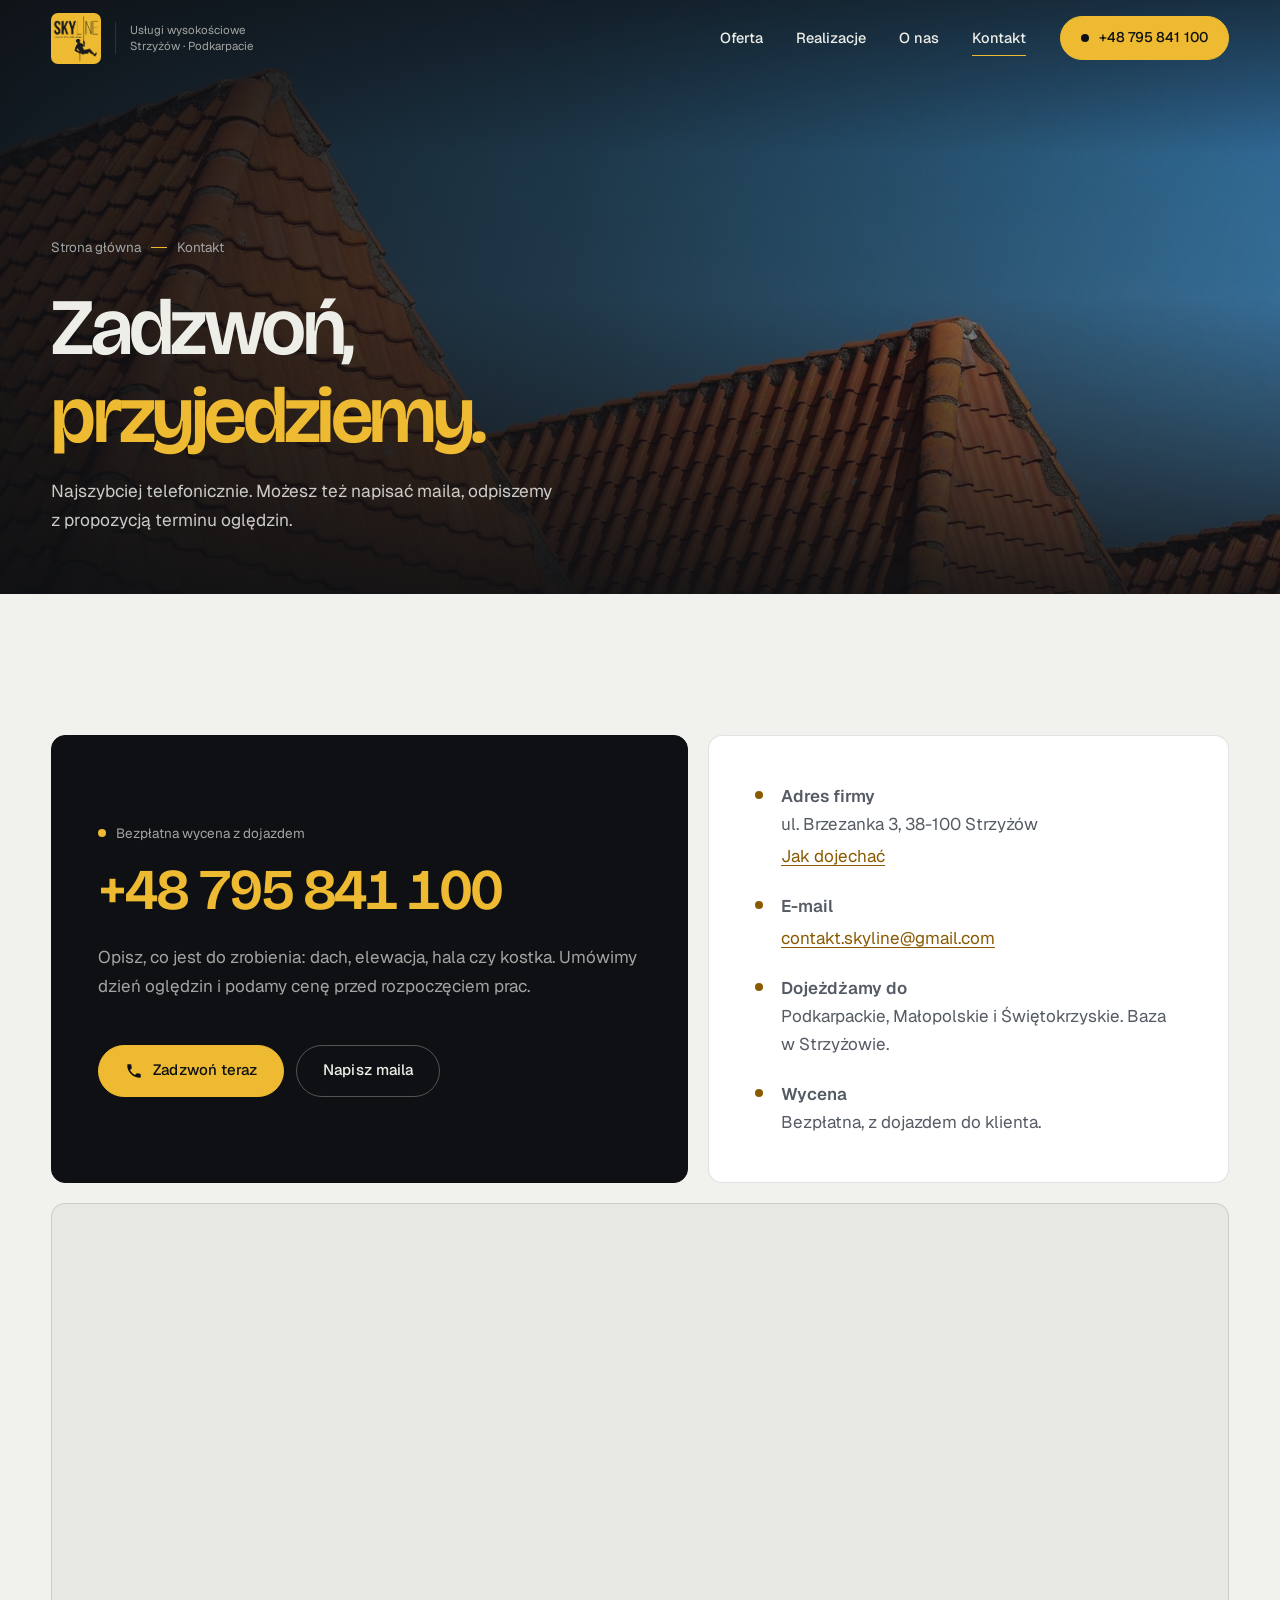
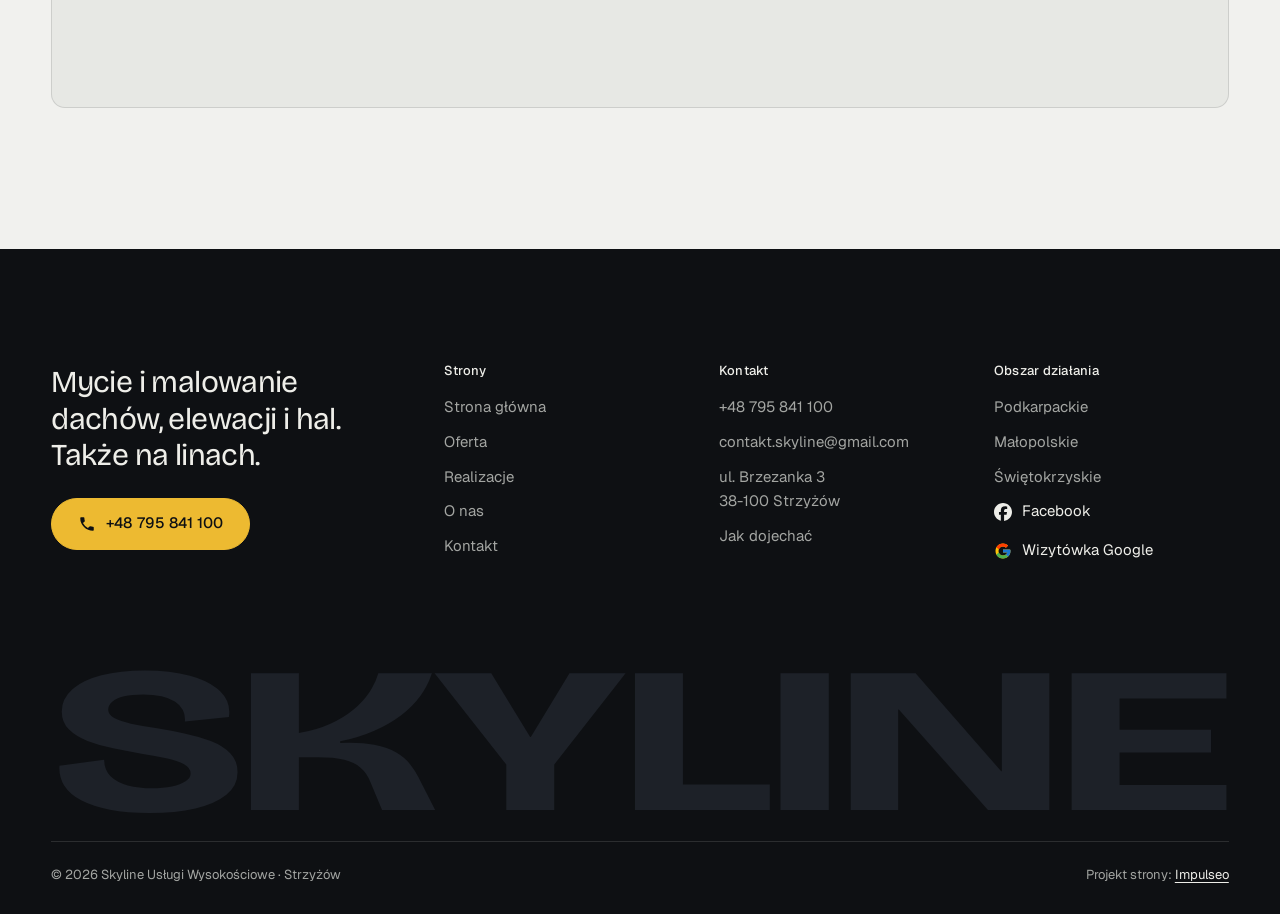
<file: kontakt.html>
<!DOCTYPE html>
<html lang="pl">
<head>
<meta charset="UTF-8">
<meta name="viewport" content="width=device-width, initial-scale=1.0">
<title>Kontakt - Skyline Usługi Wysokościowe, Strzyżów</title>
<meta name="description" content="Telefon: +48 795 841 100, e-mail: contakt.skyline@gmail.com. Skyline Usługi Wysokościowe, ul. Brzezanka 3, 38-100 Strzyżów. Bezpłatna wycena z dojazdem.">
<link rel="canonical" href="https://impulseo-pl.github.io/skyline-uslugi-wysokosciowe/kontakt.html">
<meta name="robots" content="noindex, nofollow">
<meta name="theme-color" content="#0E1013">
<meta property="og:type" content="website">
<meta property="og:locale" content="pl_PL">
<meta property="og:site_name" content="Skyline Usługi Wysokościowe">
<meta property="og:title" content="Kontakt - Skyline Usługi Wysokościowe, Strzyżów">
<meta property="og:description" content="Telefon: +48 795 841 100, e-mail: contakt.skyline@gmail.com. Skyline Usługi Wysokościowe, ul. Brzezanka 3, 38-100 Strzyżów. Bezpłatna wycena z dojazdem.">
<meta property="og:url" content="https://impulseo-pl.github.io/skyline-uslugi-wysokosciowe/kontakt.html">
<meta property="og:image" content="https://impulseo-pl.github.io/skyline-uslugi-wysokosciowe/img/og.jpg">
<meta property="og:image:width" content="1200">
<meta property="og:image:height" content="630">
<meta name="twitter:card" content="summary_large_image">
<script>(function(){var d=document.documentElement;d.classList.add('js');try{if(!window.matchMedia('(prefers-reduced-motion: reduce)').matches)d.classList.add('anim');}catch(e){}setTimeout(function(){if(!d.classList.contains('anim-ok'))d.classList.remove('anim');},3500);})();</script>
<link rel="preload" as="image" href="img/ph3.jpg" fetchpriority="high">
<link rel="preconnect" href="https://fonts.googleapis.com">
<link rel="preconnect" href="https://fonts.gstatic.com" crossorigin>
<link href="https://fonts.googleapis.com/css2?family=Bricolage+Grotesque:opsz,wght@12..96,400..700&family=Geist:wght@400..600&display=swap" rel="stylesheet">
<link rel="stylesheet" href="assets/styles.css?v=20261112">
<script src="assets/lenis.min.js?v=1.1.20" defer></script>
<script src="assets/main.js?v=20261112" defer></script>
</head>
<body>
<a class="skip" href="#tresc">Przejdź do treści</a>
<header class="site-head">
<div class="head-in">
  <a class="brand" href="index.html" aria-label="Skyline - strona główna">
    <span class="znak"><img class="wm brand-logo nav-logo" src="img/logo.png" alt="Skyline Usługi Wysokościowe" width="461" height="468" decoding="async"></span>
    <span class="brand-sub">Usługi wysokościowe<br>Strzyżów · Podkarpacie</span>
  </a>
  <nav class="nav-links" aria-label="Menu główne">
    <a class="nl" href="oferta.html">Oferta</a><a class="nl" href="realizacje.html">Realizacje</a><a class="nl" href="o-nas.html">O&nbsp;nas</a><a class="nl" href="kontakt.html" aria-current="page">Kontakt</a>
    <a class="btn btn-accent nav-cta" href="tel:+48795841100"><span class="live" aria-hidden="true"></span>+48 795 841 100</a>
  </nav>
  <button class="burger" type="button" aria-label="Otwórz menu" aria-expanded="false" aria-controls="mnav"><span></span><span></span></button>
</div>
</header>

<div class="mnav" id="mnav">
  <div class="mnav-in">
    <a class="ml" href="index.html">Strona główna</a><a class="ml" href="oferta.html">Oferta</a><a class="ml" href="realizacje.html">Realizacje</a><a class="ml" href="o-nas.html">O&nbsp;nas</a><a class="ml" href="kontakt.html" aria-current="page">Kontakt</a>
    <div class="mnav-foot">
      <span>Wycena bezpłatna, z&nbsp;dojazdem do klienta</span>
      <a class="btn btn-accent" href="tel:+48795841100"><svg class="ico" width="16" height="16" viewBox="0 0 24 24" fill="none" aria-hidden="true"><path d="M6.6 10.8a15.5 15.5 0 0 0 6.6 6.6l2.2-2.2a1 1 0 0 1 1-.24 11.4 11.4 0 0 0 3.6.58 1 1 0 0 1 1 1V20a1 1 0 0 1-1 1A17 17 0 0 1 3 4a1 1 0 0 1 1-1h3.5a1 1 0 0 1 1 1c0 1.25.2 2.46.58 3.6a1 1 0 0 1-.25 1l-2.23 2.2Z" fill="currentColor"/></svg>+48 795 841 100</a>
    </div>
  </div>
</div>
<main id="tresc">

<section class="pagehead">
  <div class="pagehead-media"><img src="img/ph3.jpg" alt="Dach z dachówki ceramicznej na tle nieba" width="1600" height="1066" decoding="async" fetchpriority="high"></div>
  <div class="ph-in">
    <p class="crumb up" style="--d:0"><a href="index.html">Strona główna</a><span class="sl" aria-hidden="true"></span>Kontakt</p>
    <h1><span class="ln"><span class="ln-i" style="--k:0">Zadzwoń,</span></span><span class="ln"><span class="ln-i" style="--k:1"><em>przyjedziemy.</em></span></span></h1>
    <p class="ph-lead up" style="--d:300">Najszybciej telefonicznie. Możesz też napisać maila, odpiszemy z&nbsp;propozycją terminu oględzin.</p>
  </div>
</section>

<section class="sec">
  <div class="wrap">
    <div class="k-grid">
      <div class="k-card dark rv">
        <span class="lbl"><span class="live" aria-hidden="true"></span>Bezpłatna wycena z&nbsp;dojazdem</span>
        <a class="k-phone" href="tel:+48795841100">+48 795 841 100</a>
        <p>Opisz, co jest do zrobienia: dach, elewacja, hala czy kostka. Umówimy dzień oględzin i&nbsp;podamy cenę przed rozpoczęciem prac.</p>
        <div class="cta-row" style="margin-top:28px">
          <a class="btn btn-accent" href="tel:+48795841100"><svg class="ico" width="16" height="16" viewBox="0 0 24 24" fill="none" aria-hidden="true"><path d="M6.6 10.8a15.5 15.5 0 0 0 6.6 6.6l2.2-2.2a1 1 0 0 1 1-.24 11.4 11.4 0 0 0 3.6.58 1 1 0 0 1 1 1V20a1 1 0 0 1-1 1A17 17 0 0 1 3 4a1 1 0 0 1 1-1h3.5a1 1 0 0 1 1 1c0 1.25.2 2.46.58 3.6a1 1 0 0 1-.25 1l-2.23 2.2Z" fill="currentColor"/></svg>Zadzwoń teraz</a>
          <a class="btn btn-ghost" href="mailto:contakt.skyline@gmail.com">Napisz maila</a>
        </div>
      </div>
      <div class="k-card rv" style="--d:120">
        <ul class="k-list">
          <li><span><b>Adres firmy</b>ul. Brzezanka 3, 38-100 Strzyżów<br><a class="u" href="https://www.google.com/maps/place/Skyline+Us%C5%82ugi+Wysoko%C5%9Bciowe/@49.847009,21.772388,727m/data=!3m2!1e3!4b1!4m6!3m5!1s0x473c53cff86c2f2f:0x6c15652f310e83a6!8m2!3d49.847009!4d21.772388" target="_blank" rel="noopener">Jak dojechać</a></span></li>
          <li><span><b>E-mail</b><a class="u" href="mailto:contakt.skyline@gmail.com">contakt.skyline@gmail.com</a></span></li>
          <li><span><b>Dojeżdżamy do</b>Podkarpackie, Małopolskie i&nbsp;Świętokrzyskie. Baza w&nbsp;Strzyżowie.</span></li>
          <li><span><b>Wycena</b>Bezpłatna, z&nbsp;dojazdem do klienta.</span></li>
        </ul>
      </div>
    </div>
    <div class="map map-lg rv">
      <iframe title="Mapa dojazdu - Skyline Usługi Wysokościowe, Strzyżów" src="https://maps.google.com/maps?q=49.847009,21.772388&amp;z=11&amp;output=embed" loading="lazy" referrerpolicy="no-referrer-when-downgrade"></iframe>
    </div>
  </div>
</section>
</main>
<footer class="site-foot">
  <div class="wrap">
    <div class="foot-top">
      <div>
        <p class="foot-claim">Mycie i&nbsp;malowanie dachów, elewacji i&nbsp;hal. Także na linach.</p>
        <a class="btn btn-accent" href="tel:+48795841100"><svg class="ico" width="16" height="16" viewBox="0 0 24 24" fill="none" aria-hidden="true"><path d="M6.6 10.8a15.5 15.5 0 0 0 6.6 6.6l2.2-2.2a1 1 0 0 1 1-.24 11.4 11.4 0 0 0 3.6.58 1 1 0 0 1 1 1V20a1 1 0 0 1-1 1A17 17 0 0 1 3 4a1 1 0 0 1 1-1h3.5a1 1 0 0 1 1 1c0 1.25.2 2.46.58 3.6a1 1 0 0 1-.25 1l-2.23 2.2Z" fill="currentColor"/></svg>+48 795 841 100</a>
      </div>
      <div>
        <h4>Strony</h4>
        <ul><li><a href="index.html">Strona główna</a></li><li><a href="oferta.html">Oferta</a></li><li><a href="realizacje.html">Realizacje</a></li><li><a href="o-nas.html">O&nbsp;nas</a></li><li><a href="kontakt.html">Kontakt</a></li></ul>
      </div>
      <div>
        <h4>Kontakt</h4>
        <ul>
          <li><a href="tel:+48795841100">+48 795 841 100</a></li>
          <li><a href="mailto:contakt.skyline@gmail.com">contakt.skyline@gmail.com</a></li>
          <li>ul. Brzezanka 3<br>38-100 Strzyżów</li>
          <li><a href="https://www.google.com/maps/place/Skyline+Us%C5%82ugi+Wysoko%C5%9Bciowe/@49.847009,21.772388,727m/data=!3m2!1e3!4b1!4m6!3m5!1s0x473c53cff86c2f2f:0x6c15652f310e83a6!8m2!3d49.847009!4d21.772388" target="_blank" rel="noopener">Jak dojechać</a></li>
        </ul>
      </div>
      <div>
        <h4>Obszar działania</h4>
        <ul>
          <li>Podkarpackie</li>
          <li>Małopolskie</li>
          <li>Świętokrzyskie</li>
          <li><a class="soc" href="https://www.facebook.com/skyline.uslugi.wysokosciowe/" target="_blank" rel="noopener" aria-label="Skyline Usługi Wysokościowe na Facebooku"><svg viewBox="0 0 24 24" aria-hidden="true" focusable="false"><path d="M9.101 23.691v-7.98H6.627v-3.667h2.474v-1.58c0-4.085 1.848-5.978 5.858-5.978.401 0 .955.042 1.468.103a8.68 8.68 0 0 1 1.141.195v3.325a8.623 8.623 0 0 0-.653-.036 26.805 26.805 0 0 0-.733-.009c-.707 0-1.259.096-1.675.309a1.686 1.686 0 0 0-.679.622c-.258.42-.374.995-.374 1.752v1.297h3.919l-.386 2.103-.287 1.564h-3.246v8.245C19.396 23.238 24 18.179 24 12.044c0-6.627-5.373-12-12-12s-12 5.373-12 12c0 5.628 3.874 10.35 9.101 11.647Z" fill="currentColor"/></svg>Facebook</a></li>
          <li><a class="soc" href="https://www.google.com/maps/place/Skyline+Us%C5%82ugi+Wysoko%C5%9Bciowe/@49.847009,21.772388,727m/data=!3m2!1e3!4b1!4m6!3m5!1s0x473c53cff86c2f2f:0x6c15652f310e83a6!8m2!3d49.847009!4d21.772388" target="_blank" rel="noopener" aria-label="Wizytówka Skyline w Google"><svg class="g-logo" viewBox="0 0 48 48" aria-hidden="true"><path fill="#FFC107" d="M43.6 20.5H42V20H24v8h11.3C33.7 32.7 29.2 36 24 36c-6.6 0-12-5.4-12-12s5.4-12 12-12c3.1 0 5.8 1.2 7.9 3.1l5.7-5.7C34 6.1 29.3 4 24 4 12.9 4 4 12.9 4 24s8.9 20 20 20 20-8.9 20-20c0-1.3-.1-2.4-.4-3.5z"/><path fill="#FF3D00" d="m6.3 14.7 6.6 4.8C14.7 15.1 19 12 24 12c3.1 0 5.8 1.2 7.9 3.1l5.7-5.7C34 6.1 29.3 4 24 4 16.3 4 9.7 8.3 6.3 14.7z"/><path fill="#4CAF50" d="M24 44c5.2 0 9.9-2 13.4-5.2l-6.2-5.2A11.9 11.9 0 0 1 24 36c-5.2 0-9.6-3.3-11.3-7.9l-6.5 5C9.5 39.6 16.2 44 24 44z"/><path fill="#1976D2" d="M43.6 20.5H42V20H24v8h11.3a12 12 0 0 1-4.1 5.6l6.2 5.2C37 39.2 44 34 44 24c0-1.3-.1-2.4-.4-3.5z"/></svg>Wizytówka Google</a></li>
        </ul>
      </div>
    </div>
    <div class="foot-mark" aria-hidden="true"><svg viewBox="0 0 1000 136" aria-hidden="true" focusable="false"><text x="0" y="130" textLength="1000" lengthAdjust="spacingAndGlyphs">SKYLINE</text></svg></div>
    <div class="foot-bottom">
      <span>© 2026 Skyline Usługi Wysokościowe · Strzyżów</span>
      <span>Projekt strony: <a class="foot-credit" href="https://impulseo.pl" target="_blank" rel="noopener">Impulseo</a></span>
    </div>
  </div>
</footer>
<div class="sticky-call">
  <a class="btn btn-accent" href="tel:+48795841100"><svg class="ico" width="16" height="16" viewBox="0 0 24 24" fill="none" aria-hidden="true"><path d="M6.6 10.8a15.5 15.5 0 0 0 6.6 6.6l2.2-2.2a1 1 0 0 1 1-.24 11.4 11.4 0 0 0 3.6.58 1 1 0 0 1 1 1V20a1 1 0 0 1-1 1A17 17 0 0 1 3 4a1 1 0 0 1 1-1h3.5a1 1 0 0 1 1 1c0 1.25.2 2.46.58 3.6a1 1 0 0 1-.25 1l-2.23 2.2Z" fill="currentColor"/></svg>Zadzwoń</a>
  <a class="btn btn-ghost" href="kontakt.html">Kontakt</a>
</div>
<div class="demo-wazne" data-do="2026-11-16" data-cykl="3" hidden><svg class="dw-ico" width="13" height="13" viewBox="0 0 24 24" fill="none" aria-hidden="true"><circle cx="12" cy="12" r="8.6" stroke="currentColor" stroke-width="1.8"/><path d="M12 7.2V12l3.3 2" stroke="currentColor" stroke-width="1.8" stroke-linecap="round"/></svg><span class="dw-txt"></span></div>
</body>
</html>
</file>
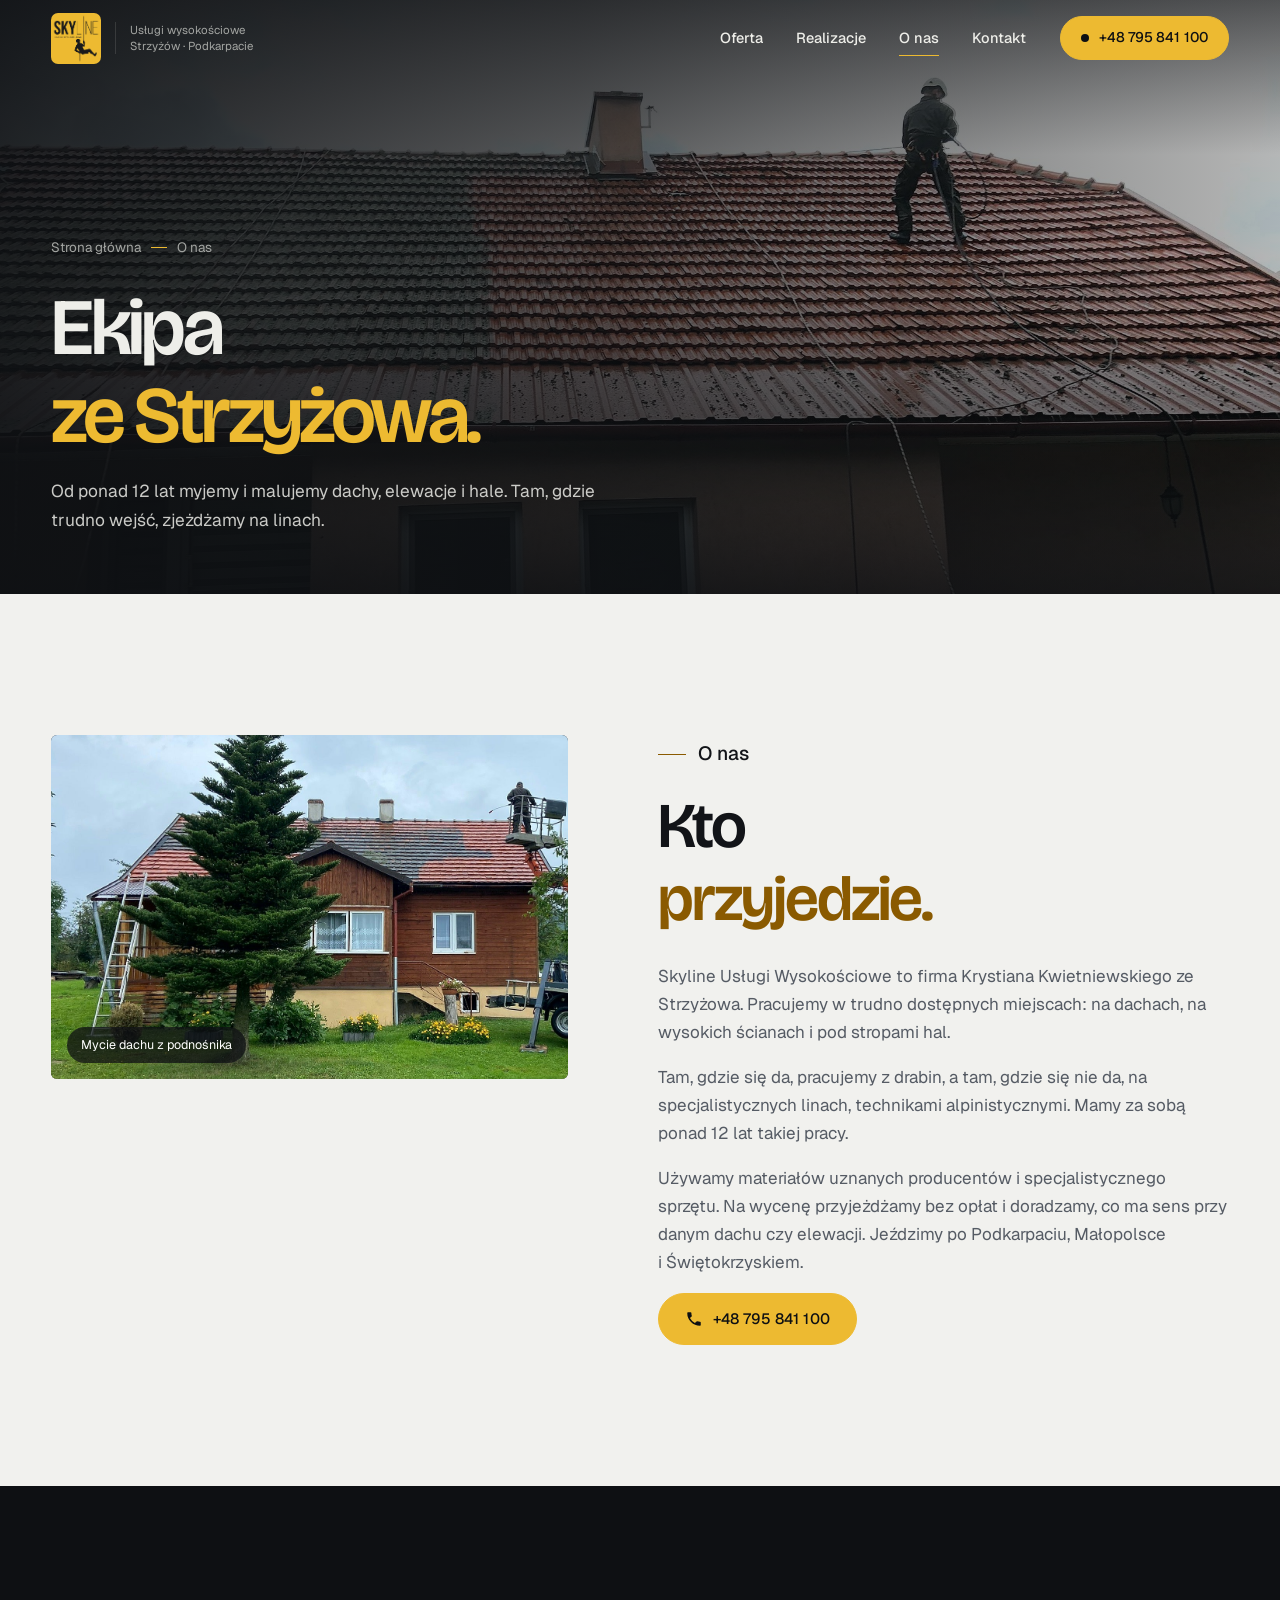
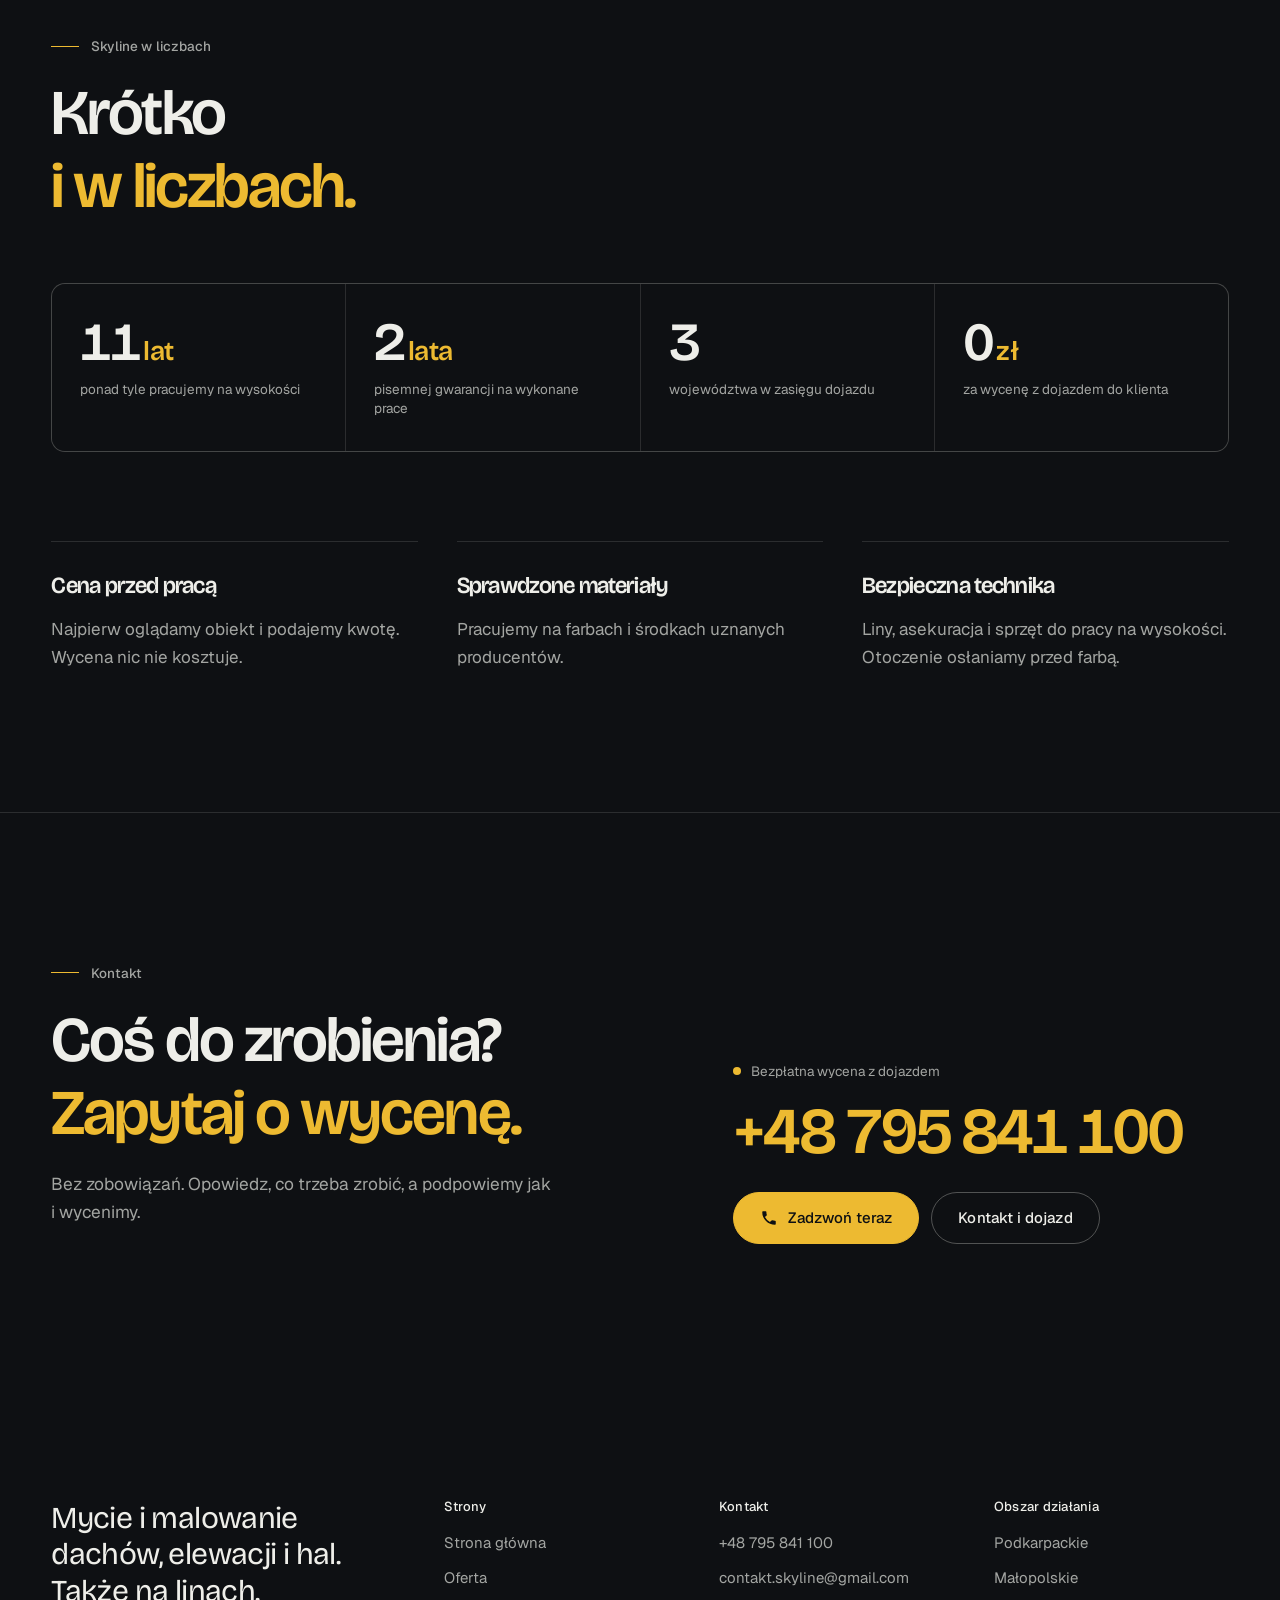
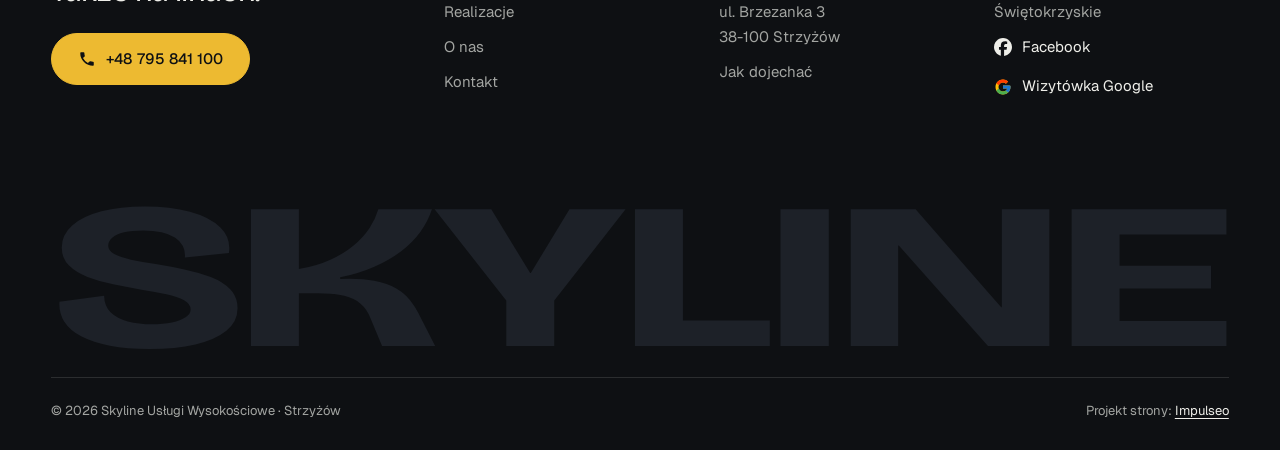
<file: o-nas.html>
<!DOCTYPE html>
<html lang="pl">
<head>
<meta charset="UTF-8">
<meta name="viewport" content="width=device-width, initial-scale=1.0">
<title>O nas - Skyline Usługi Wysokościowe, Strzyżów</title>
<meta name="description" content="Skyline Usługi Wysokościowe ze Strzyżowa: ponad 12 lat pracy na wysokości, techniki alpinistyczne, pisemna gwarancja 2 lata. Podkarpackie, Małopolskie, Świętokrzyskie.">
<link rel="canonical" href="https://impulseo-pl.github.io/skyline-uslugi-wysokosciowe/o-nas.html">
<meta name="robots" content="noindex, nofollow">
<meta name="theme-color" content="#0E1013">
<meta property="og:type" content="website">
<meta property="og:locale" content="pl_PL">
<meta property="og:site_name" content="Skyline Usługi Wysokościowe">
<meta property="og:title" content="O nas - Skyline Usługi Wysokościowe, Strzyżów">
<meta property="og:description" content="Skyline Usługi Wysokościowe ze Strzyżowa: ponad 12 lat pracy na wysokości, techniki alpinistyczne, pisemna gwarancja 2 lata. Podkarpackie, Małopolskie, Świętokrzyskie.">
<meta property="og:url" content="https://impulseo-pl.github.io/skyline-uslugi-wysokosciowe/o-nas.html">
<meta property="og:image" content="https://impulseo-pl.github.io/skyline-uslugi-wysokosciowe/img/og.jpg">
<meta property="og:image:width" content="1200">
<meta property="og:image:height" content="630">
<meta name="twitter:card" content="summary_large_image">
<script>(function(){var d=document.documentElement;d.classList.add('js');try{if(!window.matchMedia('(prefers-reduced-motion: reduce)').matches)d.classList.add('anim');}catch(e){}setTimeout(function(){if(!d.classList.contains('anim-ok'))d.classList.remove('anim');},3500);})();</script>
<link rel="preload" as="image" href="img/head-o-nas.jpg" fetchpriority="high">
<link rel="preconnect" href="https://fonts.googleapis.com">
<link rel="preconnect" href="https://fonts.gstatic.com" crossorigin>
<link href="https://fonts.googleapis.com/css2?family=Bricolage+Grotesque:opsz,wght@12..96,400..700&family=Geist:wght@400..600&display=swap" rel="stylesheet">
<link rel="stylesheet" href="assets/styles.css?v=20261112">
<script src="assets/lenis.min.js?v=1.1.20" defer></script>
<script src="assets/main.js?v=20261112" defer></script>
</head>
<body>
<a class="skip" href="#tresc">Przejdź do treści</a>
<header class="site-head">
<div class="head-in">
  <a class="brand" href="index.html" aria-label="Skyline - strona główna">
    <span class="znak"><img class="wm brand-logo nav-logo" src="img/logo.png" alt="Skyline Usługi Wysokościowe" width="461" height="468" decoding="async"></span>
    <span class="brand-sub">Usługi wysokościowe<br>Strzyżów · Podkarpacie</span>
  </a>
  <nav class="nav-links" aria-label="Menu główne">
    <a class="nl" href="oferta.html">Oferta</a><a class="nl" href="realizacje.html">Realizacje</a><a class="nl" href="o-nas.html" aria-current="page">O&nbsp;nas</a><a class="nl" href="kontakt.html">Kontakt</a>
    <a class="btn btn-accent nav-cta" href="tel:+48795841100"><span class="live" aria-hidden="true"></span>+48 795 841 100</a>
  </nav>
  <button class="burger" type="button" aria-label="Otwórz menu" aria-expanded="false" aria-controls="mnav"><span></span><span></span></button>
</div>
</header>

<div class="mnav" id="mnav">
  <div class="mnav-in">
    <a class="ml" href="index.html">Strona główna</a><a class="ml" href="oferta.html">Oferta</a><a class="ml" href="realizacje.html">Realizacje</a><a class="ml" href="o-nas.html" aria-current="page">O&nbsp;nas</a><a class="ml" href="kontakt.html">Kontakt</a>
    <div class="mnav-foot">
      <span>Wycena bezpłatna, z&nbsp;dojazdem do klienta</span>
      <a class="btn btn-accent" href="tel:+48795841100"><svg class="ico" width="16" height="16" viewBox="0 0 24 24" fill="none" aria-hidden="true"><path d="M6.6 10.8a15.5 15.5 0 0 0 6.6 6.6l2.2-2.2a1 1 0 0 1 1-.24 11.4 11.4 0 0 0 3.6.58 1 1 0 0 1 1 1V20a1 1 0 0 1-1 1A17 17 0 0 1 3 4a1 1 0 0 1 1-1h3.5a1 1 0 0 1 1 1c0 1.25.2 2.46.58 3.6a1 1 0 0 1-.25 1l-2.23 2.2Z" fill="currentColor"/></svg>+48 795 841 100</a>
    </div>
  </div>
</div>
<main id="tresc">

<section class="pagehead">
  <div class="pagehead-media"><img src="img/head-o-nas.jpg" alt="Pracownik Skyline myje dach domu" width="2048" height="1024" decoding="async" fetchpriority="high"></div>
  <div class="ph-in">
    <p class="crumb up" style="--d:0"><a href="index.html">Strona główna</a><span class="sl" aria-hidden="true"></span>O&nbsp;nas</p>
    <h1><span class="ln"><span class="ln-i" style="--k:0">Ekipa</span></span><span class="ln"><span class="ln-i" style="--k:1"><em>ze Strzyżowa.</em></span></span></h1>
    <p class="ph-lead up" style="--d:300">Od ponad 12 lat myjemy i&nbsp;malujemy dachy, elewacje i&nbsp;hale. Tam, gdzie trudno wejść, zjeżdżamy na linach.</p>
  </div>
</section>

<section class="sec">
  <div class="wrap story">
    <figure class="fig rv-img rv">
      <img src="img/g2.jpg" alt="Mycie dachu drewnianego domu z podnośnika - realizacja Skyline" width="1335" height="886" decoding="async">
      <figcaption class="fig-tag">Mycie dachu z&nbsp;podnośnika</figcaption>
    </figure>
    <div class="story-txt">
      <p class="eyebrow rv">O&nbsp;nas</p>
      <h2 class="h2 rv rv-h"><span class="ln"><span class="ln-i" style="--k:0">Kto</span></span><span class="ln"><span class="ln-i" style="--k:1"><em>przyjedzie.</em></span></span></h2>
      <p class="rv" style="--d:100;margin-top:30px">Skyline Usługi Wysokościowe to firma Krystiana Kwietniewskiego ze Strzyżowa. Pracujemy w&nbsp;trudno dostępnych miejscach: na dachach, na wysokich ścianach i&nbsp;pod stropami hal.</p>
      <p class="rv" style="--d:140">Tam, gdzie się da, pracujemy z&nbsp;drabin, a&nbsp;tam, gdzie się nie da, na specjalistycznych linach, technikami alpinistycznymi. Mamy za sobą ponad 12 lat takiej pracy.</p>
      <p class="rv" style="--d:180">Używamy materiałów uznanych producentów i&nbsp;specjalistycznego sprzętu. Na wycenę przyjeżdżamy bez opłat i&nbsp;doradzamy, co ma sens przy danym dachu czy elewacji. Jeździmy po Podkarpaciu, Małopolsce i&nbsp;Świętokrzyskiem.</p>
      <a class="btn btn-accent rv" style="--d:220" href="tel:+48795841100"><svg class="ico" width="16" height="16" viewBox="0 0 24 24" fill="none" aria-hidden="true"><path d="M6.6 10.8a15.5 15.5 0 0 0 6.6 6.6l2.2-2.2a1 1 0 0 1 1-.24 11.4 11.4 0 0 0 3.6.58 1 1 0 0 1 1 1V20a1 1 0 0 1-1 1A17 17 0 0 1 3 4a1 1 0 0 1 1-1h3.5a1 1 0 0 1 1 1c0 1.25.2 2.46.58 3.6a1 1 0 0 1-.25 1l-2.23 2.2Z" fill="currentColor"/></svg>+48 795 841 100</a>
    </div>
  </div>
</section>

<section class="sec dark">
  <div class="wrap">
    <div class="sec-head">
      <div>
        <p class="eyebrow rv">Skyline w&nbsp;liczbach</p>
        <h2 class="h2 rv rv-h"><span class="ln"><span class="ln-i" style="--k:0">Krótko</span></span><span class="ln"><span class="ln-i" style="--k:1"><em>i&nbsp;w&nbsp;liczbach.</em></span></span></h2>
      </div>
    </div>
    <div class="numbers rv">
      <div class="stat"><b><span class="num" data-to="12">12</span><small>lat</small></b><span>ponad tyle pracujemy na wysokości</span></div>
      <div class="stat"><b><span class="num" data-to="2">2</span><small>lata</small></b><span>pisemnej gwarancji na wykonane prace</span></div>
      <div class="stat"><b><span class="num" data-to="3">3</span></b><span>województwa w&nbsp;zasięgu dojazdu</span></div>
      <div class="stat"><b>0<small>zł</small></b><span>za wycenę z&nbsp;dojazdem do klienta</span></div>
    </div>
    <div class="vals">
      <div class="val rv"><h3>Cena przed pracą</h3><p>Najpierw oglądamy obiekt i&nbsp;podajemy kwotę. Wycena nic nie kosztuje.</p></div>
      <div class="val rv" style="--d:100"><h3>Sprawdzone materiały</h3><p>Pracujemy na farbach i&nbsp;środkach uznanych producentów.</p></div>
      <div class="val rv" style="--d:200"><h3>Bezpieczna technika</h3><p>Liny, asekuracja i&nbsp;sprzęt do pracy na wysokości. Otoczenie osłaniamy przed farbą.</p></div>
    </div>
  </div>
</section>
<section class="cta-band dark">
  <div class="wrap cta-grid">
    <div>
      <p class="eyebrow rv">Kontakt</p>
      <h2 class="h2 rv rv-h"><span class="ln"><span class="ln-i" style="--k:0">Coś do zrobienia?</span></span><span class="ln"><span class="ln-i" style="--k:1"><em>Zapytaj o&nbsp;wycenę.</em></span></span></h2>
      <p class="lead rv" style="--d:120">Bez zobowiązań. Opowiedz, co trzeba zrobić, a&nbsp;podpowiemy jak i&nbsp;wycenimy.</p>
    </div>
    <div class="cta-side rv" style="--d:180">
      <span class="lbl"><span class="live" aria-hidden="true"></span>Bezpłatna wycena z&nbsp;dojazdem</span>
      <a class="cta-phone" href="tel:+48795841100">+48 795 841 100</a>
      <div class="cta-row">
        <a class="btn btn-accent" href="tel:+48795841100"><svg class="ico" width="16" height="16" viewBox="0 0 24 24" fill="none" aria-hidden="true"><path d="M6.6 10.8a15.5 15.5 0 0 0 6.6 6.6l2.2-2.2a1 1 0 0 1 1-.24 11.4 11.4 0 0 0 3.6.58 1 1 0 0 1 1 1V20a1 1 0 0 1-1 1A17 17 0 0 1 3 4a1 1 0 0 1 1-1h3.5a1 1 0 0 1 1 1c0 1.25.2 2.46.58 3.6a1 1 0 0 1-.25 1l-2.23 2.2Z" fill="currentColor"/></svg>Zadzwoń teraz</a>
        <a class="btn btn-ghost" href="kontakt.html">Kontakt i&nbsp;dojazd</a>
      </div>
    </div>
  </div>
</section>
</main>
<footer class="site-foot">
  <div class="wrap">
    <div class="foot-top">
      <div>
        <p class="foot-claim">Mycie i&nbsp;malowanie dachów, elewacji i&nbsp;hal. Także na linach.</p>
        <a class="btn btn-accent" href="tel:+48795841100"><svg class="ico" width="16" height="16" viewBox="0 0 24 24" fill="none" aria-hidden="true"><path d="M6.6 10.8a15.5 15.5 0 0 0 6.6 6.6l2.2-2.2a1 1 0 0 1 1-.24 11.4 11.4 0 0 0 3.6.58 1 1 0 0 1 1 1V20a1 1 0 0 1-1 1A17 17 0 0 1 3 4a1 1 0 0 1 1-1h3.5a1 1 0 0 1 1 1c0 1.25.2 2.46.58 3.6a1 1 0 0 1-.25 1l-2.23 2.2Z" fill="currentColor"/></svg>+48 795 841 100</a>
      </div>
      <div>
        <h4>Strony</h4>
        <ul><li><a href="index.html">Strona główna</a></li><li><a href="oferta.html">Oferta</a></li><li><a href="realizacje.html">Realizacje</a></li><li><a href="o-nas.html">O&nbsp;nas</a></li><li><a href="kontakt.html">Kontakt</a></li></ul>
      </div>
      <div>
        <h4>Kontakt</h4>
        <ul>
          <li><a href="tel:+48795841100">+48 795 841 100</a></li>
          <li><a href="mailto:contakt.skyline@gmail.com">contakt.skyline@gmail.com</a></li>
          <li>ul. Brzezanka 3<br>38-100 Strzyżów</li>
          <li><a href="https://www.google.com/maps/place/Skyline+Us%C5%82ugi+Wysoko%C5%9Bciowe/@49.847009,21.772388,727m/data=!3m2!1e3!4b1!4m6!3m5!1s0x473c53cff86c2f2f:0x6c15652f310e83a6!8m2!3d49.847009!4d21.772388" target="_blank" rel="noopener">Jak dojechać</a></li>
        </ul>
      </div>
      <div>
        <h4>Obszar działania</h4>
        <ul>
          <li>Podkarpackie</li>
          <li>Małopolskie</li>
          <li>Świętokrzyskie</li>
          <li><a class="soc" href="https://www.facebook.com/skyline.uslugi.wysokosciowe/" target="_blank" rel="noopener" aria-label="Skyline Usługi Wysokościowe na Facebooku"><svg viewBox="0 0 24 24" aria-hidden="true" focusable="false"><path d="M9.101 23.691v-7.98H6.627v-3.667h2.474v-1.58c0-4.085 1.848-5.978 5.858-5.978.401 0 .955.042 1.468.103a8.68 8.68 0 0 1 1.141.195v3.325a8.623 8.623 0 0 0-.653-.036 26.805 26.805 0 0 0-.733-.009c-.707 0-1.259.096-1.675.309a1.686 1.686 0 0 0-.679.622c-.258.42-.374.995-.374 1.752v1.297h3.919l-.386 2.103-.287 1.564h-3.246v8.245C19.396 23.238 24 18.179 24 12.044c0-6.627-5.373-12-12-12s-12 5.373-12 12c0 5.628 3.874 10.35 9.101 11.647Z" fill="currentColor"/></svg>Facebook</a></li>
          <li><a class="soc" href="https://www.google.com/maps/place/Skyline+Us%C5%82ugi+Wysoko%C5%9Bciowe/@49.847009,21.772388,727m/data=!3m2!1e3!4b1!4m6!3m5!1s0x473c53cff86c2f2f:0x6c15652f310e83a6!8m2!3d49.847009!4d21.772388" target="_blank" rel="noopener" aria-label="Wizytówka Skyline w Google"><svg class="g-logo" viewBox="0 0 48 48" aria-hidden="true"><path fill="#FFC107" d="M43.6 20.5H42V20H24v8h11.3C33.7 32.7 29.2 36 24 36c-6.6 0-12-5.4-12-12s5.4-12 12-12c3.1 0 5.8 1.2 7.9 3.1l5.7-5.7C34 6.1 29.3 4 24 4 12.9 4 4 12.9 4 24s8.9 20 20 20 20-8.9 20-20c0-1.3-.1-2.4-.4-3.5z"/><path fill="#FF3D00" d="m6.3 14.7 6.6 4.8C14.7 15.1 19 12 24 12c3.1 0 5.8 1.2 7.9 3.1l5.7-5.7C34 6.1 29.3 4 24 4 16.3 4 9.7 8.3 6.3 14.7z"/><path fill="#4CAF50" d="M24 44c5.2 0 9.9-2 13.4-5.2l-6.2-5.2A11.9 11.9 0 0 1 24 36c-5.2 0-9.6-3.3-11.3-7.9l-6.5 5C9.5 39.6 16.2 44 24 44z"/><path fill="#1976D2" d="M43.6 20.5H42V20H24v8h11.3a12 12 0 0 1-4.1 5.6l6.2 5.2C37 39.2 44 34 44 24c0-1.3-.1-2.4-.4-3.5z"/></svg>Wizytówka Google</a></li>
        </ul>
      </div>
    </div>
    <div class="foot-mark" aria-hidden="true"><svg viewBox="0 0 1000 136" aria-hidden="true" focusable="false"><text x="0" y="130" textLength="1000" lengthAdjust="spacingAndGlyphs">SKYLINE</text></svg></div>
    <div class="foot-bottom">
      <span>© 2026 Skyline Usługi Wysokościowe · Strzyżów</span>
      <span>Projekt strony: <a class="foot-credit" href="https://impulseo.pl" target="_blank" rel="noopener">Impulseo</a></span>
    </div>
  </div>
</footer>
<div class="sticky-call">
  <a class="btn btn-accent" href="tel:+48795841100"><svg class="ico" width="16" height="16" viewBox="0 0 24 24" fill="none" aria-hidden="true"><path d="M6.6 10.8a15.5 15.5 0 0 0 6.6 6.6l2.2-2.2a1 1 0 0 1 1-.24 11.4 11.4 0 0 0 3.6.58 1 1 0 0 1 1 1V20a1 1 0 0 1-1 1A17 17 0 0 1 3 4a1 1 0 0 1 1-1h3.5a1 1 0 0 1 1 1c0 1.25.2 2.46.58 3.6a1 1 0 0 1-.25 1l-2.23 2.2Z" fill="currentColor"/></svg>Zadzwoń</a>
  <a class="btn btn-ghost" href="kontakt.html">Kontakt</a>
</div>
<div class="demo-wazne" data-do="2026-11-16" data-cykl="3" hidden><svg class="dw-ico" width="13" height="13" viewBox="0 0 24 24" fill="none" aria-hidden="true"><circle cx="12" cy="12" r="8.6" stroke="currentColor" stroke-width="1.8"/><path d="M12 7.2V12l3.3 2" stroke="currentColor" stroke-width="1.8" stroke-linecap="round"/></svg><span class="dw-txt"></span></div>
</body>
</html>
</file>
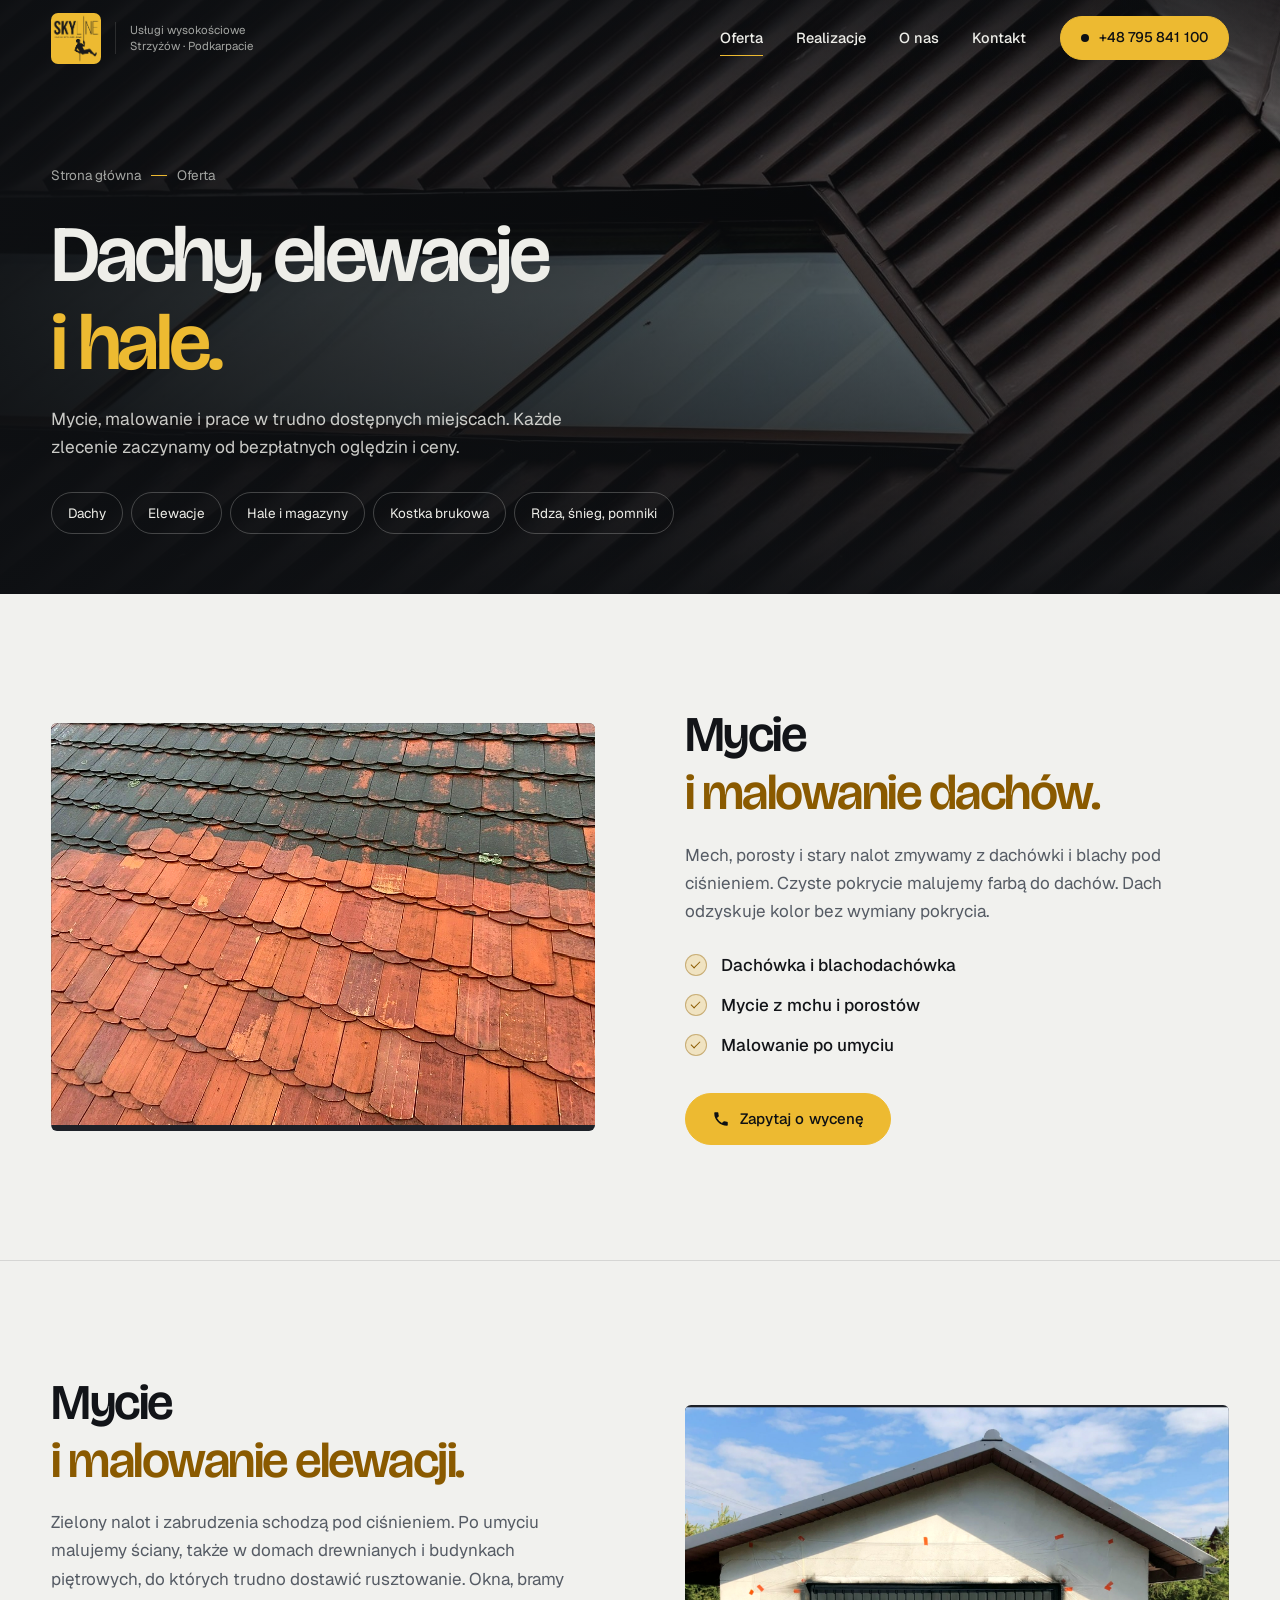
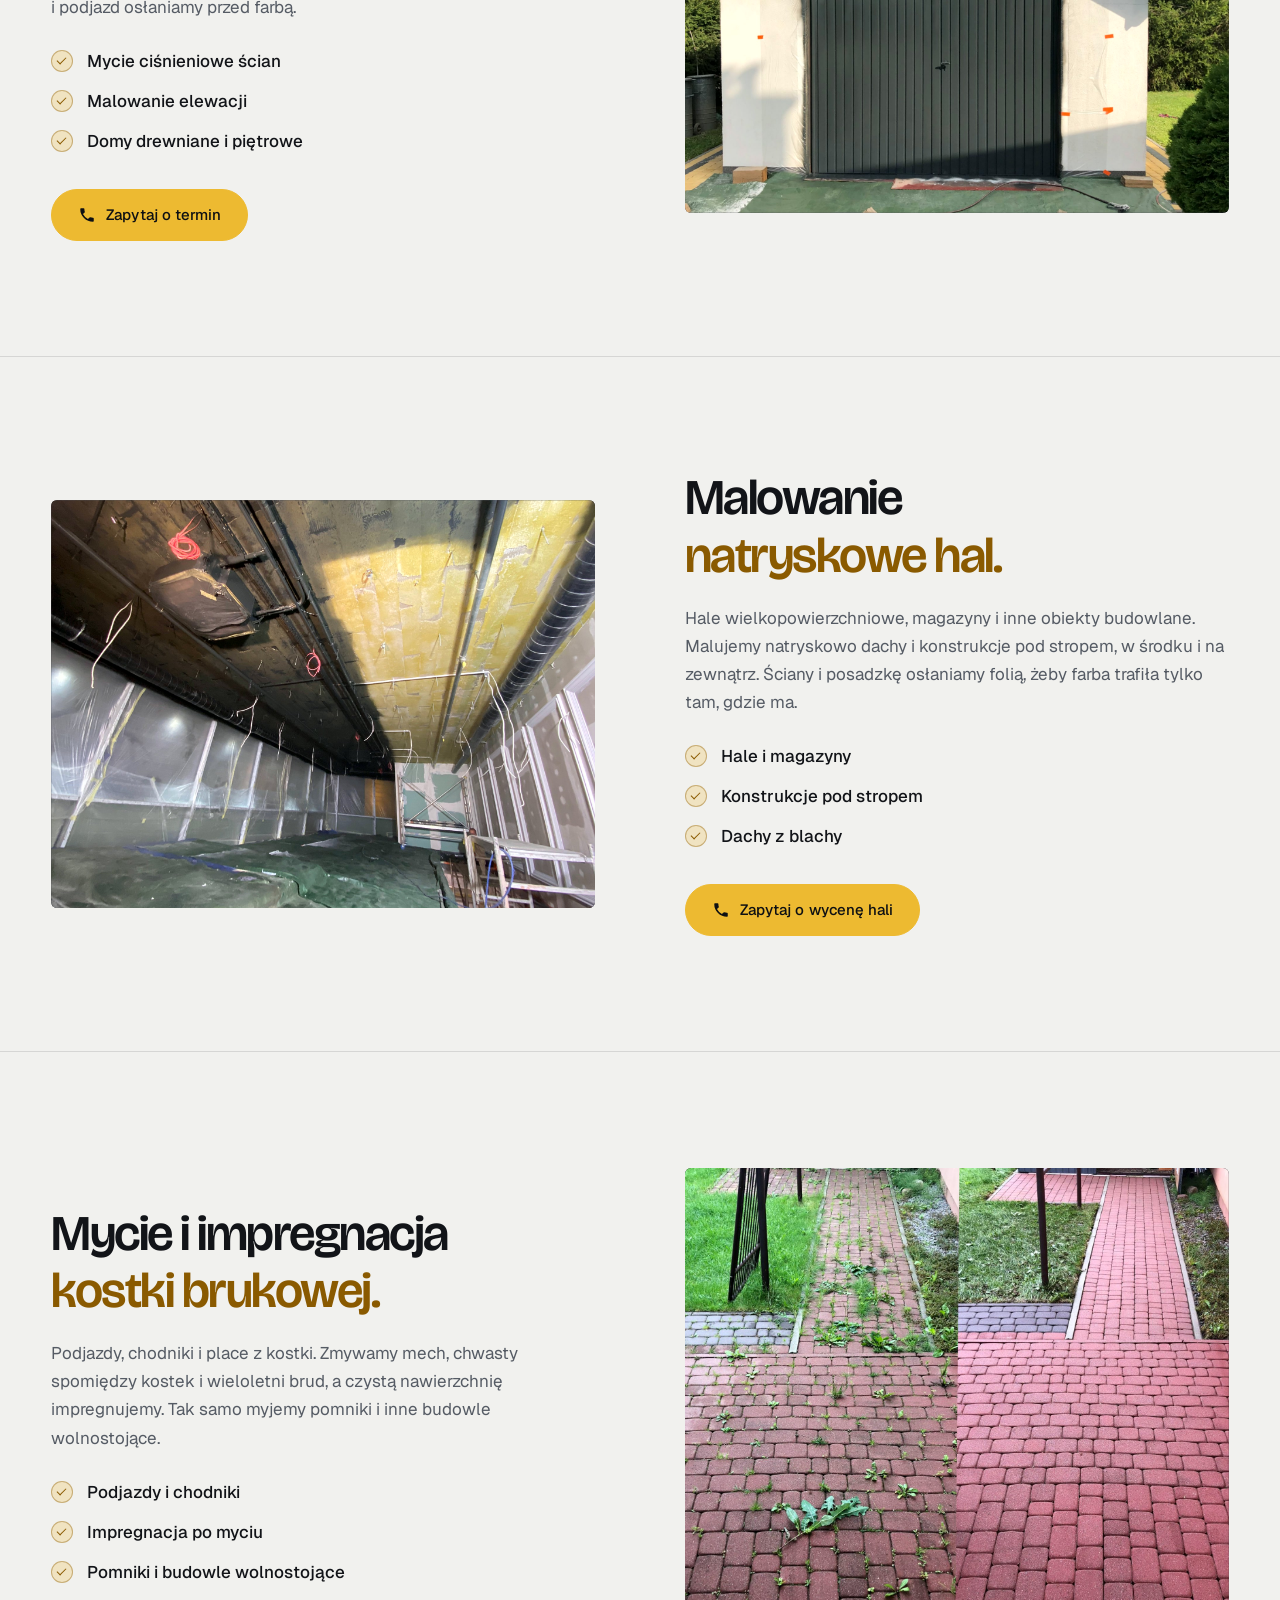
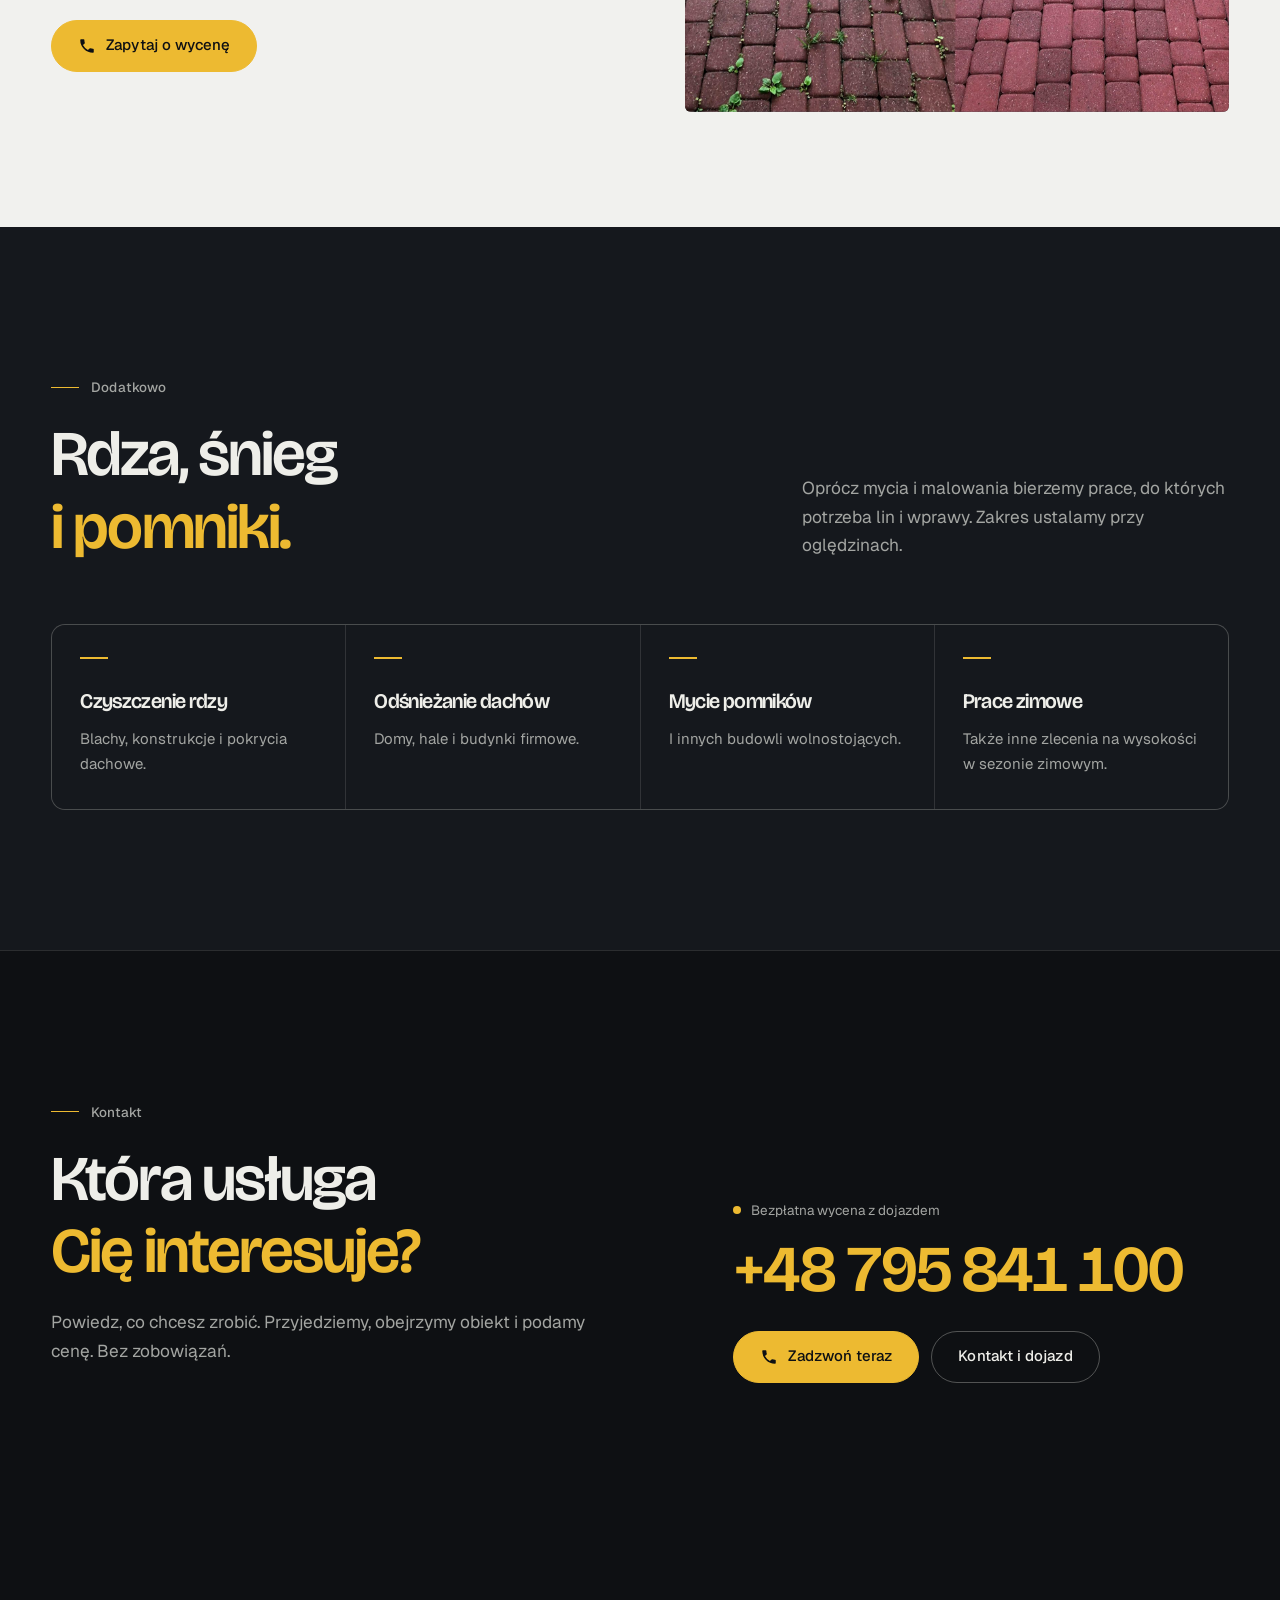
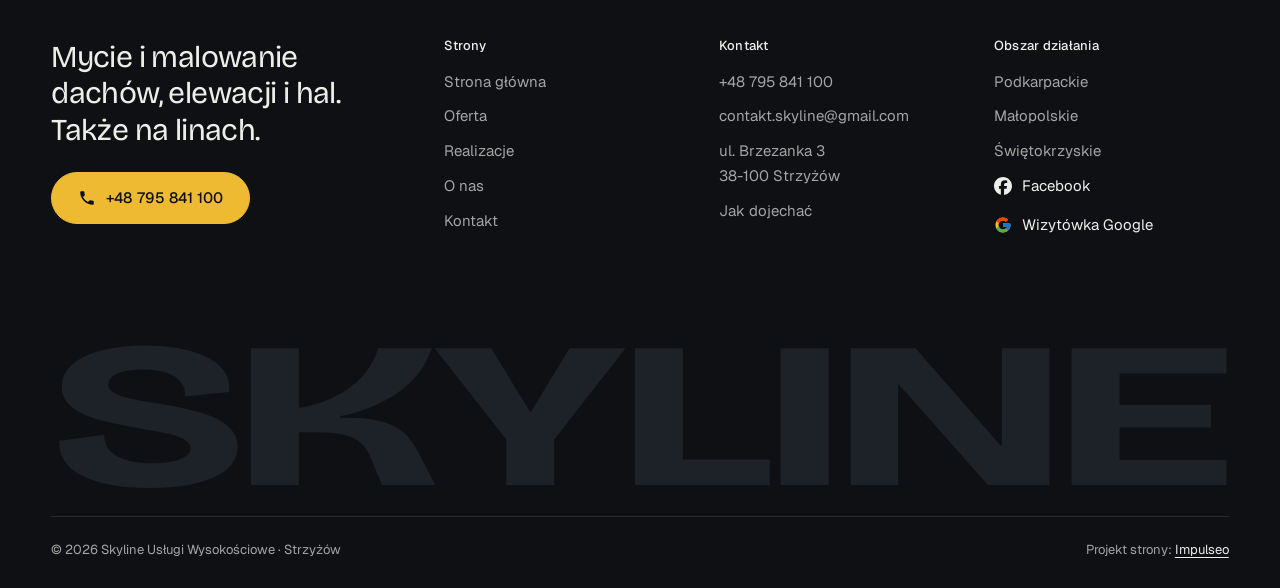
<file: oferta.html>
<!DOCTYPE html>
<html lang="pl">
<head>
<meta charset="UTF-8">
<meta name="viewport" content="width=device-width, initial-scale=1.0">
<title>Oferta - Skyline Usługi Wysokościowe, Strzyżów</title>
<meta name="description" content="Mycie i malowanie dachów i elewacji, malowanie natryskowe hal, mycie i impregnacja kostki, czyszczenie rdzy, odśnieżanie dachów. Podkarpackie, Małopolskie, Świętokrzyskie.">
<link rel="canonical" href="https://impulseo-pl.github.io/skyline-uslugi-wysokosciowe/oferta.html">
<meta name="robots" content="noindex, nofollow">
<meta name="theme-color" content="#0E1013">
<meta property="og:type" content="website">
<meta property="og:locale" content="pl_PL">
<meta property="og:site_name" content="Skyline Usługi Wysokościowe">
<meta property="og:title" content="Oferta - Skyline Usługi Wysokościowe, Strzyżów">
<meta property="og:description" content="Mycie i malowanie dachów i elewacji, malowanie natryskowe hal, mycie i impregnacja kostki, czyszczenie rdzy, odśnieżanie dachów. Podkarpackie, Małopolskie, Świętokrzyskie.">
<meta property="og:url" content="https://impulseo-pl.github.io/skyline-uslugi-wysokosciowe/oferta.html">
<meta property="og:image" content="https://impulseo-pl.github.io/skyline-uslugi-wysokosciowe/img/og.jpg">
<meta property="og:image:width" content="1200">
<meta property="og:image:height" content="630">
<meta name="twitter:card" content="summary_large_image">
<script>(function(){var d=document.documentElement;d.classList.add('js');try{if(!window.matchMedia('(prefers-reduced-motion: reduce)').matches)d.classList.add('anim');}catch(e){}setTimeout(function(){if(!d.classList.contains('anim-ok'))d.classList.remove('anim');},3500);})();</script>
<link rel="preload" as="image" href="img/head-oferta.jpg" fetchpriority="high">
<link rel="preconnect" href="https://fonts.googleapis.com">
<link rel="preconnect" href="https://fonts.gstatic.com" crossorigin>
<link href="https://fonts.googleapis.com/css2?family=Bricolage+Grotesque:opsz,wght@12..96,400..700&family=Geist:wght@400..600&display=swap" rel="stylesheet">
<link rel="stylesheet" href="assets/styles.css?v=20261112">
<script src="assets/lenis.min.js?v=1.1.20" defer></script>
<script src="assets/main.js?v=20261112" defer></script>
</head>
<body>
<a class="skip" href="#tresc">Przejdź do treści</a>
<header class="site-head">
<div class="head-in">
  <a class="brand" href="index.html" aria-label="Skyline - strona główna">
    <span class="znak"><img class="wm brand-logo nav-logo" src="img/logo.png" alt="Skyline Usługi Wysokościowe" width="461" height="468" decoding="async"></span>
    <span class="brand-sub">Usługi wysokościowe<br>Strzyżów · Podkarpacie</span>
  </a>
  <nav class="nav-links" aria-label="Menu główne">
    <a class="nl" href="oferta.html" aria-current="page">Oferta</a><a class="nl" href="realizacje.html">Realizacje</a><a class="nl" href="o-nas.html">O&nbsp;nas</a><a class="nl" href="kontakt.html">Kontakt</a>
    <a class="btn btn-accent nav-cta" href="tel:+48795841100"><span class="live" aria-hidden="true"></span>+48 795 841 100</a>
  </nav>
  <button class="burger" type="button" aria-label="Otwórz menu" aria-expanded="false" aria-controls="mnav"><span></span><span></span></button>
</div>
</header>

<div class="mnav" id="mnav">
  <div class="mnav-in">
    <a class="ml" href="index.html">Strona główna</a><a class="ml" href="oferta.html" aria-current="page">Oferta</a><a class="ml" href="realizacje.html">Realizacje</a><a class="ml" href="o-nas.html">O&nbsp;nas</a><a class="ml" href="kontakt.html">Kontakt</a>
    <div class="mnav-foot">
      <span>Wycena bezpłatna, z&nbsp;dojazdem do klienta</span>
      <a class="btn btn-accent" href="tel:+48795841100"><svg class="ico" width="16" height="16" viewBox="0 0 24 24" fill="none" aria-hidden="true"><path d="M6.6 10.8a15.5 15.5 0 0 0 6.6 6.6l2.2-2.2a1 1 0 0 1 1-.24 11.4 11.4 0 0 0 3.6.58 1 1 0 0 1 1 1V20a1 1 0 0 1-1 1A17 17 0 0 1 3 4a1 1 0 0 1 1-1h3.5a1 1 0 0 1 1 1c0 1.25.2 2.46.58 3.6a1 1 0 0 1-.25 1l-2.23 2.2Z" fill="currentColor"/></svg>+48 795 841 100</a>
    </div>
  </div>
</div>
<main id="tresc">

<section class="pagehead">
  <div class="pagehead-media"><img src="img/head-oferta.jpg" alt="Ciemny dach z blachy z pasem okien połaciowych" width="1600" height="1066" decoding="async" fetchpriority="high"></div>
  <div class="ph-in">
    <p class="crumb up" style="--d:0"><a href="index.html">Strona główna</a><span class="sl" aria-hidden="true"></span>Oferta</p>
    <h1><span class="ln"><span class="ln-i" style="--k:0">Dachy, elewacje</span></span><span class="ln"><span class="ln-i" style="--k:1"><em>i&nbsp;hale.</em></span></span></h1>
    <p class="ph-lead up" style="--d:300">Mycie, malowanie i&nbsp;prace w&nbsp;trudno dostępnych miejscach. Każde zlecenie zaczynamy od bezpłatnych oględzin i&nbsp;ceny.</p>
    <nav class="chips up" style="--d:420" aria-label="Usługi na tej stronie"><a class="chip" href="#dachy">Dachy</a><a class="chip" href="#elewacje">Elewacje</a><a class="chip" href="#hale">Hale i&nbsp;magazyny</a><a class="chip" href="#kostka">Kostka brukowa</a><a class="chip" href="#dodatkowo">Rdza, śnieg, pomniki</a></nav>
  </div>
</section>
<section class="svc-block" id="dachy">
  <div class="wrap svc-row">
    <figure class="fig svc-fig rv-img rv">
      <img src="img/g9.jpg" alt="Dachówka w połowie umyta - widać granicę czyszczenia" width="1773" height="887" decoding="async" data-plx="30" style="height:110%;margin-top:-5%">
    </figure>
    <div class="svc-txt">
      <h2 class="rv rv-h"><span class="ln"><span class="ln-i" style="--k:0">Mycie</span></span><span class="ln"><span class="ln-i" style="--k:1"><em>i&nbsp;malowanie dachów.</em></span></span></h2>
      <p class="rv" style="--d:100">Mech, porosty i&nbsp;stary nalot zmywamy z&nbsp;dachówki i&nbsp;blachy pod ciśnieniem. Czyste pokrycie malujemy farbą do dachów. Dach odzyskuje kolor bez wymiany pokrycia.</p>
      <ul class="ticks rv" style="--d:160"><li>Dachówka i&nbsp;blachodachówka</li><li>Mycie z&nbsp;mchu i&nbsp;porostów</li><li>Malowanie po umyciu</li></ul>
      <a class="btn btn-accent rv" style="--d:220" href="tel:+48795841100"><svg class="ico" width="16" height="16" viewBox="0 0 24 24" fill="none" aria-hidden="true"><path d="M6.6 10.8a15.5 15.5 0 0 0 6.6 6.6l2.2-2.2a1 1 0 0 1 1-.24 11.4 11.4 0 0 0 3.6.58 1 1 0 0 1 1 1V20a1 1 0 0 1-1 1A17 17 0 0 1 3 4a1 1 0 0 1 1-1h3.5a1 1 0 0 1 1 1c0 1.25.2 2.46.58 3.6a1 1 0 0 1-.25 1l-2.23 2.2Z" fill="currentColor"/></svg>Zapytaj o&nbsp;wycenę</a>
    </div>
  </div>
</section>
<section class="svc-block flip" id="elewacje">
  <div class="wrap svc-row">
    <figure class="fig svc-fig rv-img rv">
      <img src="img/g7.jpg" alt="Elewacja garażu w trakcie malowania, brama i podjazd osłonięte" width="1970" height="1450" decoding="async" data-plx="30" style="height:110%;margin-top:-5%">
    </figure>
    <div class="svc-txt">
      <h2 class="rv rv-h"><span class="ln"><span class="ln-i" style="--k:0">Mycie</span></span><span class="ln"><span class="ln-i" style="--k:1"><em>i&nbsp;malowanie elewacji.</em></span></span></h2>
      <p class="rv" style="--d:100">Zielony nalot i&nbsp;zabrudzenia schodzą pod ciśnieniem. Po umyciu malujemy ściany, także w&nbsp;domach drewnianych i&nbsp;budynkach piętrowych, do których trudno dostawić rusztowanie. Okna, bramy i&nbsp;podjazd osłaniamy przed farbą.</p>
      <ul class="ticks rv" style="--d:160"><li>Mycie ciśnieniowe ścian</li><li>Malowanie elewacji</li><li>Domy drewniane i&nbsp;piętrowe</li></ul>
      <a class="btn btn-accent rv" style="--d:220" href="tel:+48795841100"><svg class="ico" width="16" height="16" viewBox="0 0 24 24" fill="none" aria-hidden="true"><path d="M6.6 10.8a15.5 15.5 0 0 0 6.6 6.6l2.2-2.2a1 1 0 0 1 1-.24 11.4 11.4 0 0 0 3.6.58 1 1 0 0 1 1 1V20a1 1 0 0 1-1 1A17 17 0 0 1 3 4a1 1 0 0 1 1-1h3.5a1 1 0 0 1 1 1c0 1.25.2 2.46.58 3.6a1 1 0 0 1-.25 1l-2.23 2.2Z" fill="currentColor"/></svg>Zapytaj o&nbsp;termin</a>
    </div>
  </div>
</section>
<section class="svc-block" id="hale">
  <div class="wrap svc-row">
    <figure class="fig svc-fig rv-img rv">
      <img src="img/g8.jpg" alt="Hala w trakcie malowania natryskowego, ściany osłonięte folią" width="2048" height="1532" loading="lazy" decoding="async" data-plx="30" style="height:110%;margin-top:-5%">
    </figure>
    <div class="svc-txt">
      <h2 class="rv rv-h"><span class="ln"><span class="ln-i" style="--k:0">Malowanie</span></span><span class="ln"><span class="ln-i" style="--k:1"><em>natryskowe hal.</em></span></span></h2>
      <p class="rv" style="--d:100">Hale wielkopowierzchniowe, magazyny i&nbsp;inne obiekty budowlane. Malujemy natryskowo dachy i&nbsp;konstrukcje pod stropem, w&nbsp;środku i&nbsp;na zewnątrz. Ściany i&nbsp;posadzkę osłaniamy folią, żeby farba trafiła tylko tam, gdzie ma.</p>
      <ul class="ticks rv" style="--d:160"><li>Hale i&nbsp;magazyny</li><li>Konstrukcje pod stropem</li><li>Dachy z&nbsp;blachy</li></ul>
      <a class="btn btn-accent rv" style="--d:220" href="tel:+48795841100"><svg class="ico" width="16" height="16" viewBox="0 0 24 24" fill="none" aria-hidden="true"><path d="M6.6 10.8a15.5 15.5 0 0 0 6.6 6.6l2.2-2.2a1 1 0 0 1 1-.24 11.4 11.4 0 0 0 3.6.58 1 1 0 0 1 1 1V20a1 1 0 0 1-1 1A17 17 0 0 1 3 4a1 1 0 0 1 1-1h3.5a1 1 0 0 1 1 1c0 1.25.2 2.46.58 3.6a1 1 0 0 1-.25 1l-2.23 2.2Z" fill="currentColor"/></svg>Zapytaj o&nbsp;wycenę hali</a>
    </div>
  </div>
</section>
<section class="svc-block flip" id="kostka">
  <div class="wrap svc-row">
    <figure class="fig svc-fig kwadrat rv-img rv">
      <img src="img/g5.jpg" alt="Chodnik z kostki brukowej przed myciem i po myciu - realizacja Skyline" width="1600" height="1600" loading="lazy" decoding="async">
    </figure>
    <div class="svc-txt">
      <h2 class="rv rv-h"><span class="ln"><span class="ln-i" style="--k:0">Mycie i&nbsp;impregnacja</span></span><span class="ln"><span class="ln-i" style="--k:1"><em>kostki brukowej.</em></span></span></h2>
      <p class="rv" style="--d:100">Podjazdy, chodniki i&nbsp;place z&nbsp;kostki. Zmywamy mech, chwasty spomiędzy kostek i&nbsp;wieloletni brud, a&nbsp;czystą nawierzchnię impregnujemy. Tak samo myjemy pomniki i&nbsp;inne budowle wolnostojące.</p>
      <ul class="ticks rv" style="--d:160"><li>Podjazdy i&nbsp;chodniki</li><li>Impregnacja po myciu</li><li>Pomniki i&nbsp;budowle wolnostojące</li></ul>
      <a class="btn btn-accent rv" style="--d:220" href="tel:+48795841100"><svg class="ico" width="16" height="16" viewBox="0 0 24 24" fill="none" aria-hidden="true"><path d="M6.6 10.8a15.5 15.5 0 0 0 6.6 6.6l2.2-2.2a1 1 0 0 1 1-.24 11.4 11.4 0 0 0 3.6.58 1 1 0 0 1 1 1V20a1 1 0 0 1-1 1A17 17 0 0 1 3 4a1 1 0 0 1 1-1h3.5a1 1 0 0 1 1 1c0 1.25.2 2.46.58 3.6a1 1 0 0 1-.25 1l-2.23 2.2Z" fill="currentColor"/></svg>Zapytaj o&nbsp;wycenę</a>
    </div>
  </div>
</section>

<section class="sec dark-2" id="dodatkowo">
  <div class="wrap">
    <div class="sec-head">
      <div>
        <p class="eyebrow rv">Dodatkowo</p>
        <h2 class="h2 rv rv-h"><span class="ln"><span class="ln-i" style="--k:0">Rdza, śnieg</span></span><span class="ln"><span class="ln-i" style="--k:1"><em>i&nbsp;pomniki.</em></span></span></h2>
      </div>
      <div class="side rv" style="--d:120">
        <p class="lead">Oprócz mycia i&nbsp;malowania bierzemy prace, do których potrzeba lin i&nbsp;wprawy. Zakres ustalamy przy oględzinach.</p>
      </div>
    </div>
    <div class="extra-grid"><div class="extra rv" style="--d:0"><h3>Czyszczenie rdzy</h3><p>Blachy, konstrukcje i&nbsp;pokrycia dachowe.</p></div><div class="extra rv" style="--d:90"><h3>Odśnieżanie dachów</h3><p>Domy, hale i&nbsp;budynki firmowe.</p></div><div class="extra rv" style="--d:180"><h3>Mycie pomników</h3><p>I&nbsp;innych budowli wolnostojących.</p></div><div class="extra rv" style="--d:270"><h3>Prace zimowe</h3><p>Także inne zlecenia na wysokości w&nbsp;sezonie zimowym.</p></div></div>
  </div>
</section>
<section class="cta-band dark">
  <div class="wrap cta-grid">
    <div>
      <p class="eyebrow rv">Kontakt</p>
      <h2 class="h2 rv rv-h"><span class="ln"><span class="ln-i" style="--k:0">Która usługa</span></span><span class="ln"><span class="ln-i" style="--k:1"><em>Cię interesuje?</em></span></span></h2>
      <p class="lead rv" style="--d:120">Powiedz, co chcesz zrobić. Przyjedziemy, obejrzymy obiekt i&nbsp;podamy cenę. Bez zobowiązań.</p>
    </div>
    <div class="cta-side rv" style="--d:180">
      <span class="lbl"><span class="live" aria-hidden="true"></span>Bezpłatna wycena z&nbsp;dojazdem</span>
      <a class="cta-phone" href="tel:+48795841100">+48 795 841 100</a>
      <div class="cta-row">
        <a class="btn btn-accent" href="tel:+48795841100"><svg class="ico" width="16" height="16" viewBox="0 0 24 24" fill="none" aria-hidden="true"><path d="M6.6 10.8a15.5 15.5 0 0 0 6.6 6.6l2.2-2.2a1 1 0 0 1 1-.24 11.4 11.4 0 0 0 3.6.58 1 1 0 0 1 1 1V20a1 1 0 0 1-1 1A17 17 0 0 1 3 4a1 1 0 0 1 1-1h3.5a1 1 0 0 1 1 1c0 1.25.2 2.46.58 3.6a1 1 0 0 1-.25 1l-2.23 2.2Z" fill="currentColor"/></svg>Zadzwoń teraz</a>
        <a class="btn btn-ghost" href="kontakt.html">Kontakt i&nbsp;dojazd</a>
      </div>
    </div>
  </div>
</section>
</main>
<footer class="site-foot">
  <div class="wrap">
    <div class="foot-top">
      <div>
        <p class="foot-claim">Mycie i&nbsp;malowanie dachów, elewacji i&nbsp;hal. Także na linach.</p>
        <a class="btn btn-accent" href="tel:+48795841100"><svg class="ico" width="16" height="16" viewBox="0 0 24 24" fill="none" aria-hidden="true"><path d="M6.6 10.8a15.5 15.5 0 0 0 6.6 6.6l2.2-2.2a1 1 0 0 1 1-.24 11.4 11.4 0 0 0 3.6.58 1 1 0 0 1 1 1V20a1 1 0 0 1-1 1A17 17 0 0 1 3 4a1 1 0 0 1 1-1h3.5a1 1 0 0 1 1 1c0 1.25.2 2.46.58 3.6a1 1 0 0 1-.25 1l-2.23 2.2Z" fill="currentColor"/></svg>+48 795 841 100</a>
      </div>
      <div>
        <h4>Strony</h4>
        <ul><li><a href="index.html">Strona główna</a></li><li><a href="oferta.html">Oferta</a></li><li><a href="realizacje.html">Realizacje</a></li><li><a href="o-nas.html">O&nbsp;nas</a></li><li><a href="kontakt.html">Kontakt</a></li></ul>
      </div>
      <div>
        <h4>Kontakt</h4>
        <ul>
          <li><a href="tel:+48795841100">+48 795 841 100</a></li>
          <li><a href="mailto:contakt.skyline@gmail.com">contakt.skyline@gmail.com</a></li>
          <li>ul. Brzezanka 3<br>38-100 Strzyżów</li>
          <li><a href="https://www.google.com/maps/place/Skyline+Us%C5%82ugi+Wysoko%C5%9Bciowe/@49.847009,21.772388,727m/data=!3m2!1e3!4b1!4m6!3m5!1s0x473c53cff86c2f2f:0x6c15652f310e83a6!8m2!3d49.847009!4d21.772388" target="_blank" rel="noopener">Jak dojechać</a></li>
        </ul>
      </div>
      <div>
        <h4>Obszar działania</h4>
        <ul>
          <li>Podkarpackie</li>
          <li>Małopolskie</li>
          <li>Świętokrzyskie</li>
          <li><a class="soc" href="https://www.facebook.com/skyline.uslugi.wysokosciowe/" target="_blank" rel="noopener" aria-label="Skyline Usługi Wysokościowe na Facebooku"><svg viewBox="0 0 24 24" aria-hidden="true" focusable="false"><path d="M9.101 23.691v-7.98H6.627v-3.667h2.474v-1.58c0-4.085 1.848-5.978 5.858-5.978.401 0 .955.042 1.468.103a8.68 8.68 0 0 1 1.141.195v3.325a8.623 8.623 0 0 0-.653-.036 26.805 26.805 0 0 0-.733-.009c-.707 0-1.259.096-1.675.309a1.686 1.686 0 0 0-.679.622c-.258.42-.374.995-.374 1.752v1.297h3.919l-.386 2.103-.287 1.564h-3.246v8.245C19.396 23.238 24 18.179 24 12.044c0-6.627-5.373-12-12-12s-12 5.373-12 12c0 5.628 3.874 10.35 9.101 11.647Z" fill="currentColor"/></svg>Facebook</a></li>
          <li><a class="soc" href="https://www.google.com/maps/place/Skyline+Us%C5%82ugi+Wysoko%C5%9Bciowe/@49.847009,21.772388,727m/data=!3m2!1e3!4b1!4m6!3m5!1s0x473c53cff86c2f2f:0x6c15652f310e83a6!8m2!3d49.847009!4d21.772388" target="_blank" rel="noopener" aria-label="Wizytówka Skyline w Google"><svg class="g-logo" viewBox="0 0 48 48" aria-hidden="true"><path fill="#FFC107" d="M43.6 20.5H42V20H24v8h11.3C33.7 32.7 29.2 36 24 36c-6.6 0-12-5.4-12-12s5.4-12 12-12c3.1 0 5.8 1.2 7.9 3.1l5.7-5.7C34 6.1 29.3 4 24 4 12.9 4 4 12.9 4 24s8.9 20 20 20 20-8.9 20-20c0-1.3-.1-2.4-.4-3.5z"/><path fill="#FF3D00" d="m6.3 14.7 6.6 4.8C14.7 15.1 19 12 24 12c3.1 0 5.8 1.2 7.9 3.1l5.7-5.7C34 6.1 29.3 4 24 4 16.3 4 9.7 8.3 6.3 14.7z"/><path fill="#4CAF50" d="M24 44c5.2 0 9.9-2 13.4-5.2l-6.2-5.2A11.9 11.9 0 0 1 24 36c-5.2 0-9.6-3.3-11.3-7.9l-6.5 5C9.5 39.6 16.2 44 24 44z"/><path fill="#1976D2" d="M43.6 20.5H42V20H24v8h11.3a12 12 0 0 1-4.1 5.6l6.2 5.2C37 39.2 44 34 44 24c0-1.3-.1-2.4-.4-3.5z"/></svg>Wizytówka Google</a></li>
        </ul>
      </div>
    </div>
    <div class="foot-mark" aria-hidden="true"><svg viewBox="0 0 1000 136" aria-hidden="true" focusable="false"><text x="0" y="130" textLength="1000" lengthAdjust="spacingAndGlyphs">SKYLINE</text></svg></div>
    <div class="foot-bottom">
      <span>© 2026 Skyline Usługi Wysokościowe · Strzyżów</span>
      <span>Projekt strony: <a class="foot-credit" href="https://impulseo.pl" target="_blank" rel="noopener">Impulseo</a></span>
    </div>
  </div>
</footer>
<div class="sticky-call">
  <a class="btn btn-accent" href="tel:+48795841100"><svg class="ico" width="16" height="16" viewBox="0 0 24 24" fill="none" aria-hidden="true"><path d="M6.6 10.8a15.5 15.5 0 0 0 6.6 6.6l2.2-2.2a1 1 0 0 1 1-.24 11.4 11.4 0 0 0 3.6.58 1 1 0 0 1 1 1V20a1 1 0 0 1-1 1A17 17 0 0 1 3 4a1 1 0 0 1 1-1h3.5a1 1 0 0 1 1 1c0 1.25.2 2.46.58 3.6a1 1 0 0 1-.25 1l-2.23 2.2Z" fill="currentColor"/></svg>Zadzwoń</a>
  <a class="btn btn-ghost" href="kontakt.html">Kontakt</a>
</div>
<div class="demo-wazne" data-do="2026-11-16" data-cykl="3" hidden><svg class="dw-ico" width="13" height="13" viewBox="0 0 24 24" fill="none" aria-hidden="true"><circle cx="12" cy="12" r="8.6" stroke="currentColor" stroke-width="1.8"/><path d="M12 7.2V12l3.3 2" stroke="currentColor" stroke-width="1.8" stroke-linecap="round"/></svg><span class="dw-txt"></span></div>
</body>
</html>
</file>
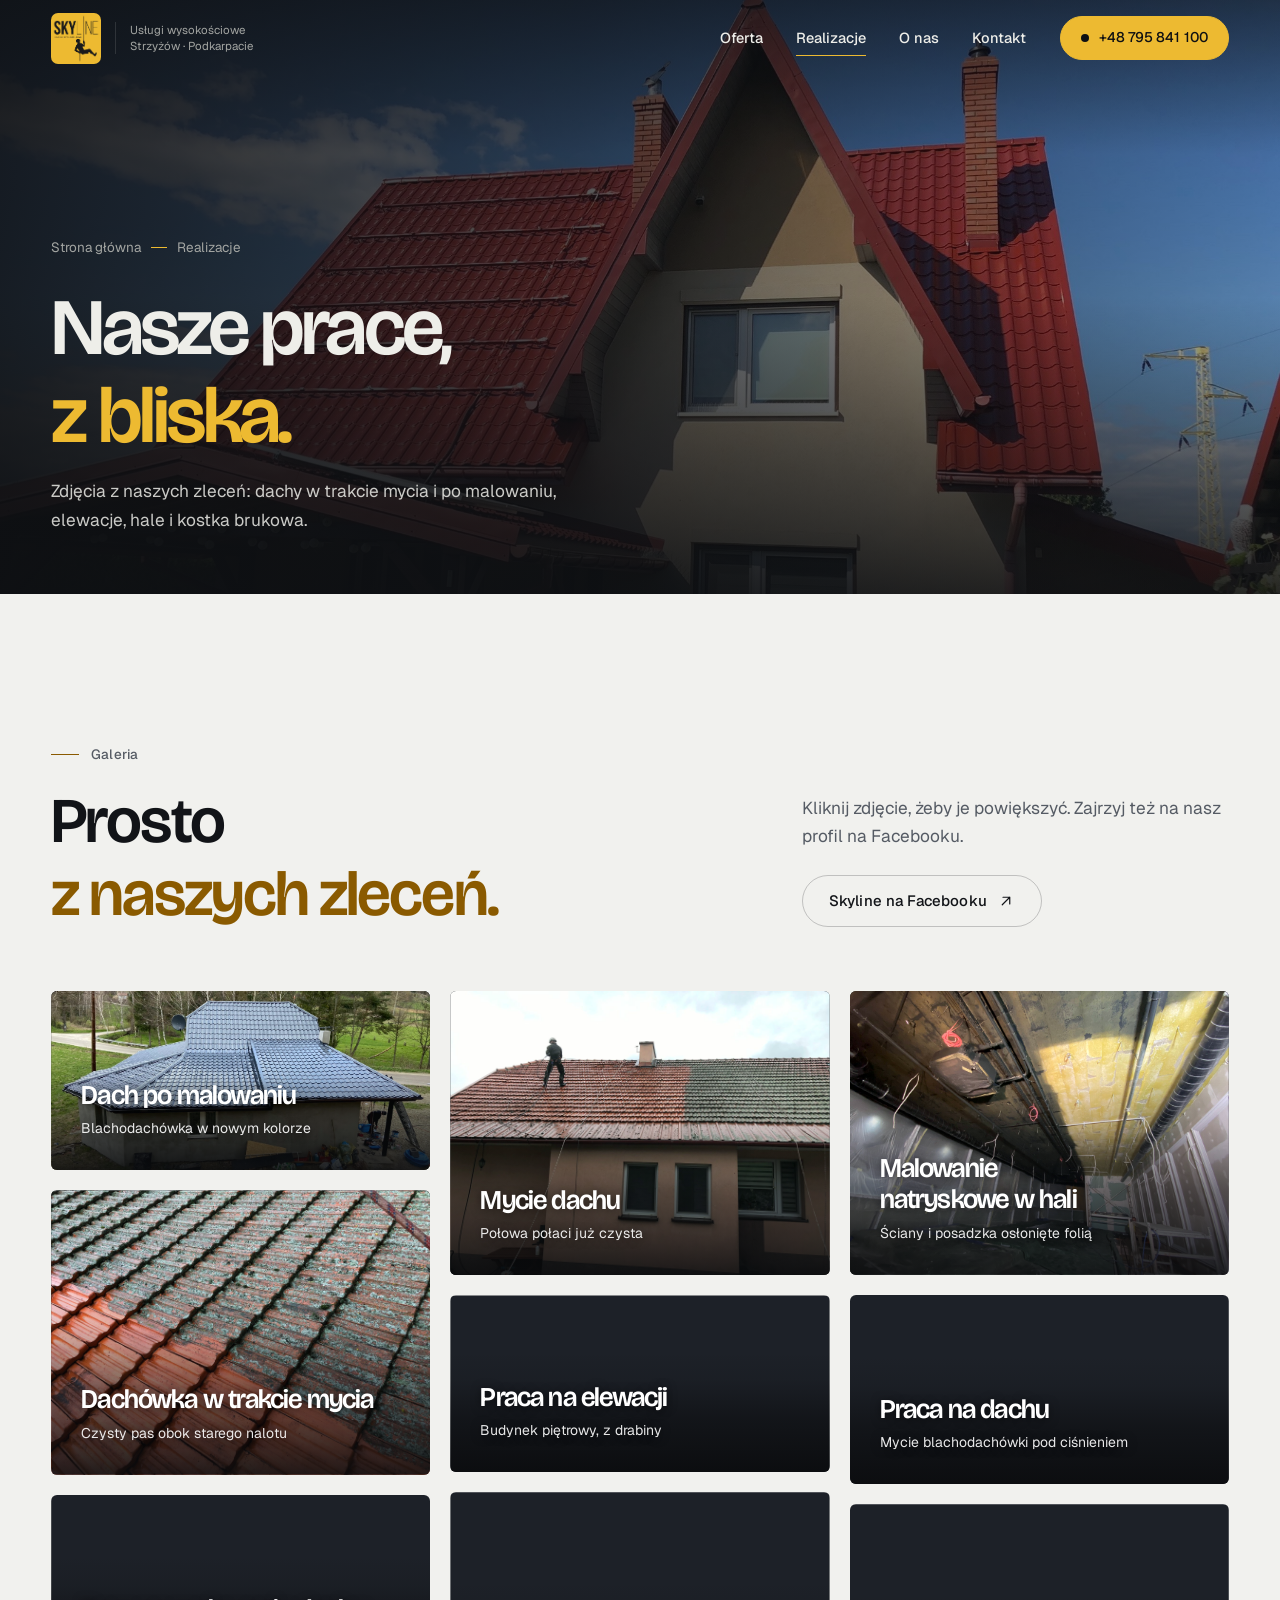
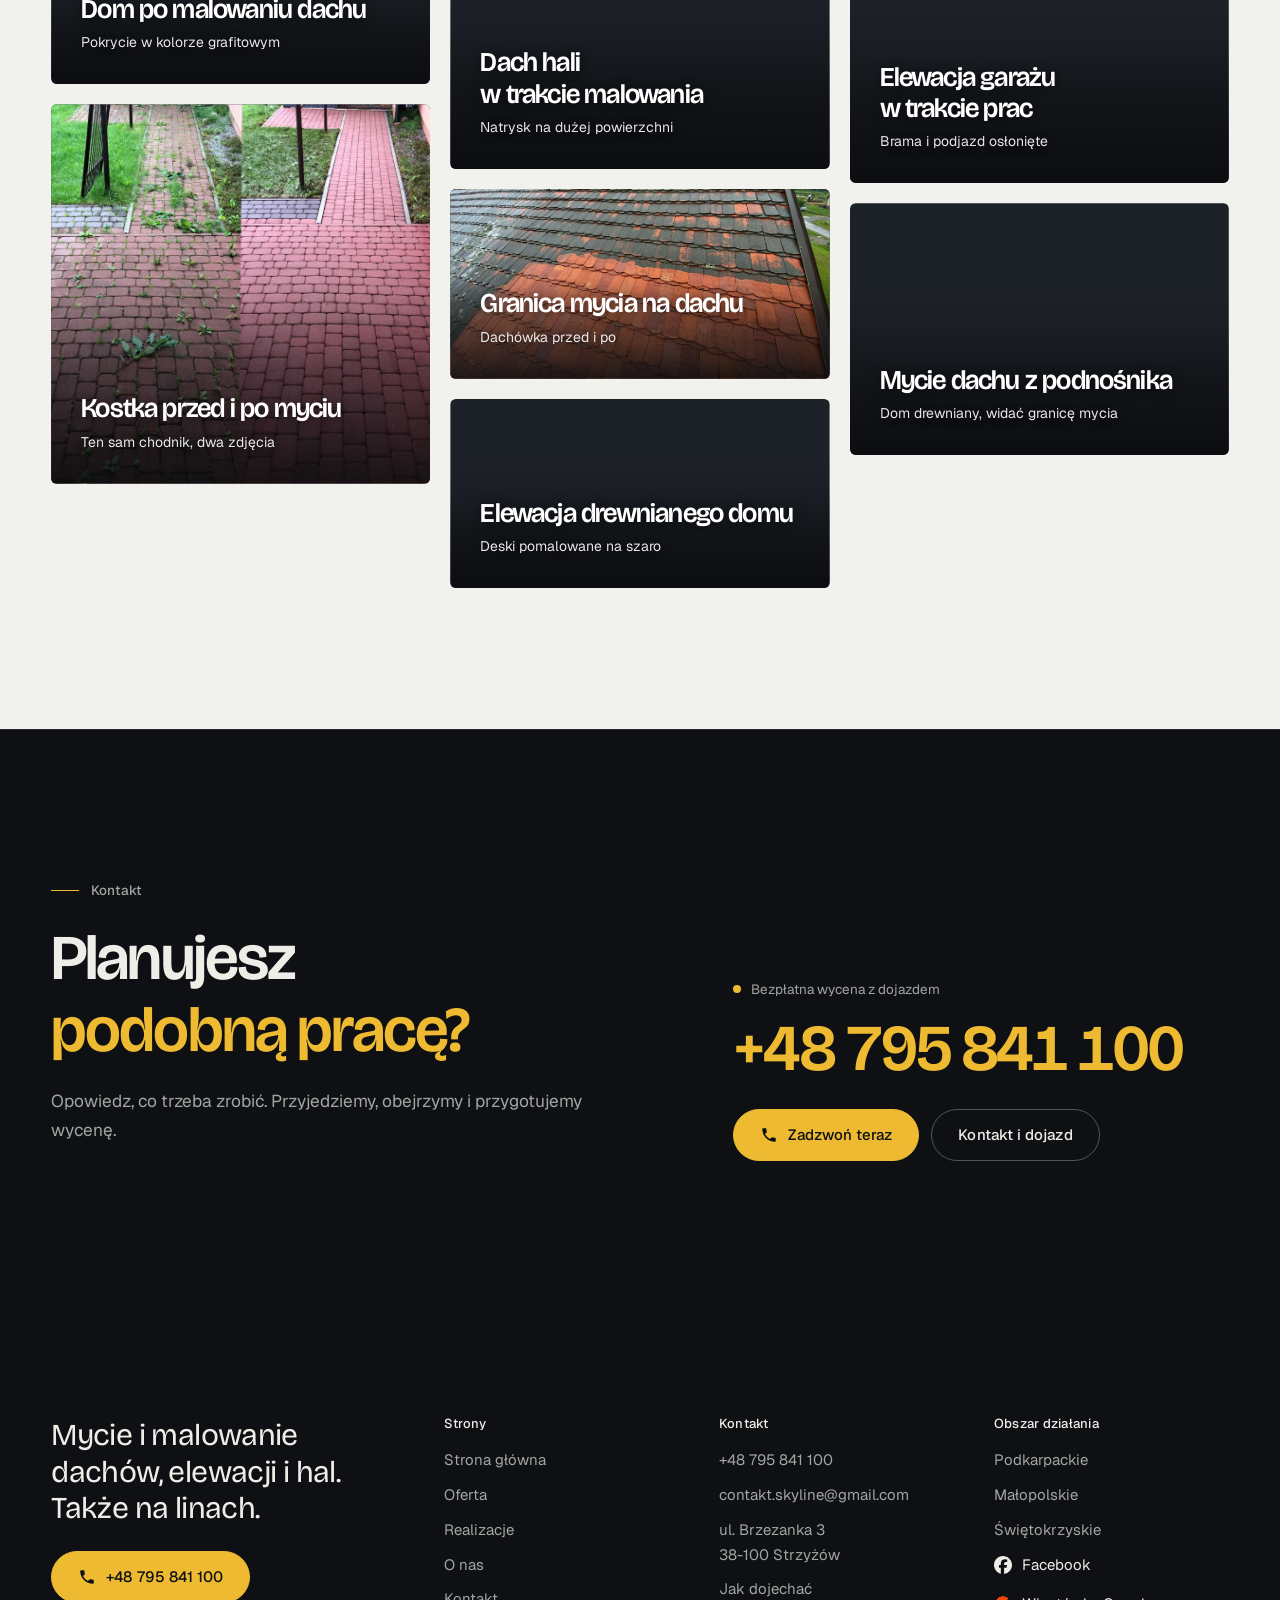
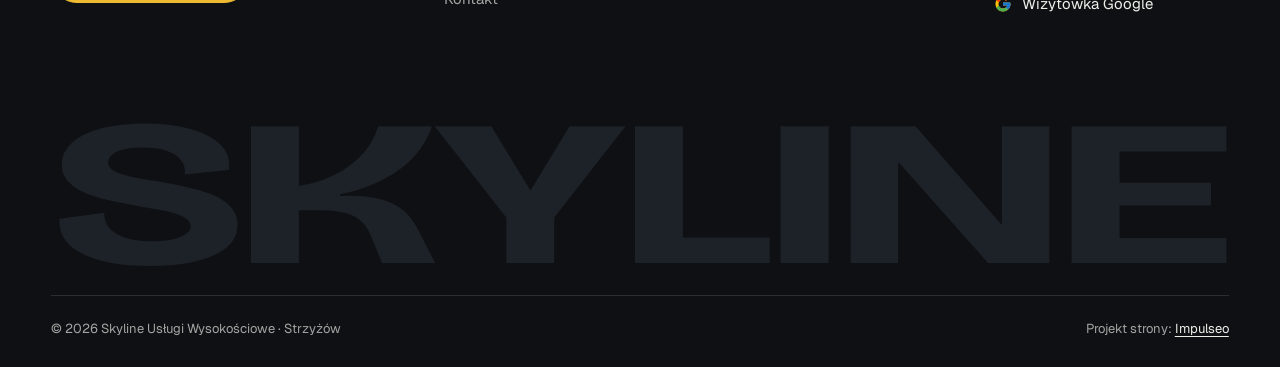
<file: realizacje.html>
<!DOCTYPE html>
<html lang="pl">
<head>
<meta charset="UTF-8">
<meta name="viewport" content="width=device-width, initial-scale=1.0">
<title>Realizacje - Skyline Usługi Wysokościowe, Strzyżów</title>
<meta name="description" content="Zdjęcia z realizacji Skyline: dachy w trakcie mycia i po malowaniu, elewacje, hale i kostka brukowa przed i po.">
<link rel="canonical" href="https://impulseo-pl.github.io/skyline-uslugi-wysokosciowe/realizacje.html">
<meta name="robots" content="noindex, nofollow">
<meta name="theme-color" content="#0E1013">
<meta property="og:type" content="website">
<meta property="og:locale" content="pl_PL">
<meta property="og:site_name" content="Skyline Usługi Wysokościowe">
<meta property="og:title" content="Realizacje - Skyline Usługi Wysokościowe, Strzyżów">
<meta property="og:description" content="Zdjęcia z realizacji Skyline: dachy w trakcie mycia i po malowaniu, elewacje, hale i kostka brukowa przed i po.">
<meta property="og:url" content="https://impulseo-pl.github.io/skyline-uslugi-wysokosciowe/realizacje.html">
<meta property="og:image" content="https://impulseo-pl.github.io/skyline-uslugi-wysokosciowe/img/og.jpg">
<meta property="og:image:width" content="1200">
<meta property="og:image:height" content="630">
<meta name="twitter:card" content="summary_large_image">
<script>(function(){var d=document.documentElement;d.classList.add('js');try{if(!window.matchMedia('(prefers-reduced-motion: reduce)').matches)d.classList.add('anim');}catch(e){}setTimeout(function(){if(!d.classList.contains('anim-ok'))d.classList.remove('anim');},3500);})();</script>
<link rel="preload" as="image" href="img/ph1.jpg" fetchpriority="high">
<link rel="preconnect" href="https://fonts.googleapis.com">
<link rel="preconnect" href="https://fonts.gstatic.com" crossorigin>
<link href="https://fonts.googleapis.com/css2?family=Bricolage+Grotesque:opsz,wght@12..96,400..700&family=Geist:wght@400..600&display=swap" rel="stylesheet">
<link rel="stylesheet" href="assets/styles.css?v=20261112">
<script src="assets/lenis.min.js?v=1.1.20" defer></script>
<script src="assets/main.js?v=20261112" defer></script>
</head>
<body>
<a class="skip" href="#tresc">Przejdź do treści</a>
<header class="site-head">
<div class="head-in">
  <a class="brand" href="index.html" aria-label="Skyline - strona główna">
    <span class="znak"><img class="wm brand-logo nav-logo" src="img/logo.png" alt="Skyline Usługi Wysokościowe" width="461" height="468" decoding="async"></span>
    <span class="brand-sub">Usługi wysokościowe<br>Strzyżów · Podkarpacie</span>
  </a>
  <nav class="nav-links" aria-label="Menu główne">
    <a class="nl" href="oferta.html">Oferta</a><a class="nl" href="realizacje.html" aria-current="page">Realizacje</a><a class="nl" href="o-nas.html">O&nbsp;nas</a><a class="nl" href="kontakt.html">Kontakt</a>
    <a class="btn btn-accent nav-cta" href="tel:+48795841100"><span class="live" aria-hidden="true"></span>+48 795 841 100</a>
  </nav>
  <button class="burger" type="button" aria-label="Otwórz menu" aria-expanded="false" aria-controls="mnav"><span></span><span></span></button>
</div>
</header>

<div class="mnav" id="mnav">
  <div class="mnav-in">
    <a class="ml" href="index.html">Strona główna</a><a class="ml" href="oferta.html">Oferta</a><a class="ml" href="realizacje.html" aria-current="page">Realizacje</a><a class="ml" href="o-nas.html">O&nbsp;nas</a><a class="ml" href="kontakt.html">Kontakt</a>
    <div class="mnav-foot">
      <span>Wycena bezpłatna, z&nbsp;dojazdem do klienta</span>
      <a class="btn btn-accent" href="tel:+48795841100"><svg class="ico" width="16" height="16" viewBox="0 0 24 24" fill="none" aria-hidden="true"><path d="M6.6 10.8a15.5 15.5 0 0 0 6.6 6.6l2.2-2.2a1 1 0 0 1 1-.24 11.4 11.4 0 0 0 3.6.58 1 1 0 0 1 1 1V20a1 1 0 0 1-1 1A17 17 0 0 1 3 4a1 1 0 0 1 1-1h3.5a1 1 0 0 1 1 1c0 1.25.2 2.46.58 3.6a1 1 0 0 1-.25 1l-2.23 2.2Z" fill="currentColor"/></svg>+48 795 841 100</a>
    </div>
  </div>
</div>
<main id="tresc">

<section class="pagehead">
  <div class="pagehead-media"><img src="img/ph1.jpg" alt="Dom z czerwonym dachem na tle nieba - realizacja Skyline" width="2048" height="1024" decoding="async" fetchpriority="high"></div>
  <div class="ph-in">
    <p class="crumb up" style="--d:0"><a href="index.html">Strona główna</a><span class="sl" aria-hidden="true"></span>Realizacje</p>
    <h1><span class="ln"><span class="ln-i" style="--k:0">Nasze prace,</span></span><span class="ln"><span class="ln-i" style="--k:1"><em>z&nbsp;bliska.</em></span></span></h1>
    <p class="ph-lead up" style="--d:300">Zdjęcia z&nbsp;naszych zleceń: dachy w&nbsp;trakcie mycia i&nbsp;po malowaniu, elewacje, hale i&nbsp;kostka brukowa.</p>
  </div>
</section>

<section class="sec">
  <div class="wrap">
    <div class="sec-head">
      <div>
        <p class="eyebrow rv">Galeria</p>
        <h2 class="h2 rv rv-h"><span class="ln"><span class="ln-i" style="--k:0">Prosto</span></span><span class="ln"><span class="ln-i" style="--k:1"><em>z&nbsp;naszych zleceń.</em></span></span></h2>
      </div>
      <div class="side rv" style="--d:120">
        <p class="lead">Kliknij zdjęcie, żeby je powiększyć. Zajrzyj też na nasz profil na Facebooku.</p>
        <a class="btn btn-ghost" href="https://www.facebook.com/skyline.uslugi.wysokosciowe/" target="_blank" rel="noopener">Skyline na Facebooku<svg class="ico" width="18" height="18" viewBox="0 0 24 24" fill="none" stroke="currentColor" stroke-width="1.6" stroke-linecap="round" stroke-linejoin="round" aria-hidden="true"><path d="M7 17 17 7M8 7h9v9"/></svg></a>
      </div>
    </div>
    <div class="masonry">
      <a class="tile rv-img rv" style="--d:0" href="img/g10.jpg" data-lb="Dach po malowaniu - Blachodachówka w nowym kolorze">
        <img src="img/g10.jpg" alt="Dach po malowaniu - realizacja Skyline" width="1982" height="938" decoding="async">
        <span class="tile-cap"><h3>Dach po malowaniu</h3><span>Blachodachówka w&nbsp;nowym kolorze</span></span>
      </a><a class="tile rv-img rv" style="--d:110" href="img/g4.jpg" data-lb="Dachówka w trakcie mycia - Czysty pas obok starego nalotu">
        <img src="img/g4.jpg" alt="Dachówka w trakcie mycia - realizacja Skyline" width="1600" height="1200" decoding="async">
        <span class="tile-cap"><h3>Dachówka w&nbsp;trakcie mycia</h3><span>Czysty pas obok starego nalotu</span></span>
      </a><a class="tile rv-img rv" style="--d:220" href="img/hero.jpg" data-lb="Dom po malowaniu dachu - Pokrycie w kolorze grafitowym">
        <img src="img/hero.jpg" alt="Dom po malowaniu dachu - realizacja Skyline" width="2048" height="1024" decoding="async">
        <span class="tile-cap"><h3>Dom po malowaniu dachu</h3><span>Pokrycie w&nbsp;kolorze grafitowym</span></span>
      </a><a class="tile rv-img rv" style="--d:0" href="img/g5.jpg" data-lb="Kostka przed i po myciu - Ten sam chodnik, dwa zdjęcia">
        <img src="img/g5.jpg" alt="Kostka przed i po myciu - realizacja Skyline" width="1600" height="1600" decoding="async">
        <span class="tile-cap"><h3>Kostka przed i&nbsp;po myciu</h3><span>Ten sam chodnik, dwa zdjęcia</span></span>
      </a><a class="tile rv-img rv" style="--d:110" href="img/about.jpg" data-lb="Mycie dachu - Połowa połaci już czysta">
        <img src="img/about.jpg" alt="Mycie dachu - realizacja Skyline" width="1600" height="1200" decoding="async">
        <span class="tile-cap"><h3>Mycie dachu</h3><span>Połowa połaci już czysta</span></span>
      </a><a class="tile rv-img rv" style="--d:220" href="img/g6.jpg" data-lb="Praca na elewacji - Budynek piętrowy, z drabiny">
        <img src="img/g6.jpg" alt="Praca na elewacji - realizacja Skyline" width="1972" height="920" decoding="async">
        <span class="tile-cap"><h3>Praca na elewacji</h3><span>Budynek piętrowy, z&nbsp;drabiny</span></span>
      </a><a class="tile rv-img rv" style="--d:0" href="img/g3.jpg" data-lb="Dach hali w trakcie malowania - Natrysk na dużej powierzchni">
        <img src="img/g3.jpg" alt="Dach hali w trakcie malowania - realizacja Skyline" width="1600" height="1168" decoding="async">
        <span class="tile-cap"><h3>Dach hali w&nbsp;trakcie malowania</h3><span>Natrysk na dużej powierzchni</span></span>
      </a><a class="tile rv-img rv" style="--d:110" href="img/g9.jpg" data-lb="Granica mycia na dachu - Dachówka przed i po">
        <img src="img/g9.jpg" alt="Granica mycia na dachu - realizacja Skyline" width="1773" height="887" decoding="async">
        <span class="tile-cap"><h3>Granica mycia na dachu</h3><span>Dachówka przed i&nbsp;po</span></span>
      </a><a class="tile rv-img rv" style="--d:220" href="img/ph2.jpg" data-lb="Elewacja drewnianego domu - Deski pomalowane na szaro">
        <img src="img/ph2.jpg" alt="Elewacja drewnianego domu - realizacja Skyline" width="2048" height="1024" decoding="async">
        <span class="tile-cap"><h3>Elewacja drewnianego domu</h3><span>Deski pomalowane na szaro</span></span>
      </a><a class="tile rv-img rv" style="--d:0" href="img/g8.jpg" data-lb="Malowanie natryskowe w hali - Ściany i posadzka osłonięte folią">
        <img src="img/g8.jpg" alt="Malowanie natryskowe w hali - realizacja Skyline" width="2048" height="1532" decoding="async">
        <span class="tile-cap"><h3>Malowanie natryskowe w&nbsp;hali</h3><span>Ściany i&nbsp;posadzka osłonięte folią</span></span>
      </a><a class="tile rv-img rv" style="--d:110" href="img/g1.jpg" data-lb="Praca na dachu - Mycie blachodachówki pod ciśnieniem">
        <img src="img/g1.jpg" alt="Praca na dachu - realizacja Skyline" width="1600" height="800" loading="lazy" decoding="async">
        <span class="tile-cap"><h3>Praca na dachu</h3><span>Mycie blachodachówki pod ciśnieniem</span></span>
      </a><a class="tile rv-img rv" style="--d:220" href="img/g7.jpg" data-lb="Elewacja garażu w trakcie prac - Brama i podjazd osłonięte">
        <img src="img/g7.jpg" alt="Elewacja garażu w trakcie prac - realizacja Skyline" width="1970" height="1450" loading="lazy" decoding="async">
        <span class="tile-cap"><h3>Elewacja garażu w&nbsp;trakcie prac</h3><span>Brama i&nbsp;podjazd osłonięte</span></span>
      </a><a class="tile rv-img rv" style="--d:0" href="img/g2.jpg" data-lb="Mycie dachu z podnośnika - Dom drewniany, widać granicę mycia">
        <img src="img/g2.jpg" alt="Mycie dachu z podnośnika - realizacja Skyline" width="1335" height="886" loading="lazy" decoding="async">
        <span class="tile-cap"><h3>Mycie dachu z&nbsp;podnośnika</h3><span>Dom drewniany, widać granicę mycia</span></span>
      </a>
    </div>
  </div>
</section>
<section class="cta-band dark">
  <div class="wrap cta-grid">
    <div>
      <p class="eyebrow rv">Kontakt</p>
      <h2 class="h2 rv rv-h"><span class="ln"><span class="ln-i" style="--k:0">Planujesz</span></span><span class="ln"><span class="ln-i" style="--k:1"><em>podobną pracę?</em></span></span></h2>
      <p class="lead rv" style="--d:120">Opowiedz, co trzeba zrobić. Przyjedziemy, obejrzymy i&nbsp;przygotujemy wycenę.</p>
    </div>
    <div class="cta-side rv" style="--d:180">
      <span class="lbl"><span class="live" aria-hidden="true"></span>Bezpłatna wycena z&nbsp;dojazdem</span>
      <a class="cta-phone" href="tel:+48795841100">+48 795 841 100</a>
      <div class="cta-row">
        <a class="btn btn-accent" href="tel:+48795841100"><svg class="ico" width="16" height="16" viewBox="0 0 24 24" fill="none" aria-hidden="true"><path d="M6.6 10.8a15.5 15.5 0 0 0 6.6 6.6l2.2-2.2a1 1 0 0 1 1-.24 11.4 11.4 0 0 0 3.6.58 1 1 0 0 1 1 1V20a1 1 0 0 1-1 1A17 17 0 0 1 3 4a1 1 0 0 1 1-1h3.5a1 1 0 0 1 1 1c0 1.25.2 2.46.58 3.6a1 1 0 0 1-.25 1l-2.23 2.2Z" fill="currentColor"/></svg>Zadzwoń teraz</a>
        <a class="btn btn-ghost" href="kontakt.html">Kontakt i&nbsp;dojazd</a>
      </div>
    </div>
  </div>
</section>
</main>
<footer class="site-foot">
  <div class="wrap">
    <div class="foot-top">
      <div>
        <p class="foot-claim">Mycie i&nbsp;malowanie dachów, elewacji i&nbsp;hal. Także na linach.</p>
        <a class="btn btn-accent" href="tel:+48795841100"><svg class="ico" width="16" height="16" viewBox="0 0 24 24" fill="none" aria-hidden="true"><path d="M6.6 10.8a15.5 15.5 0 0 0 6.6 6.6l2.2-2.2a1 1 0 0 1 1-.24 11.4 11.4 0 0 0 3.6.58 1 1 0 0 1 1 1V20a1 1 0 0 1-1 1A17 17 0 0 1 3 4a1 1 0 0 1 1-1h3.5a1 1 0 0 1 1 1c0 1.25.2 2.46.58 3.6a1 1 0 0 1-.25 1l-2.23 2.2Z" fill="currentColor"/></svg>+48 795 841 100</a>
      </div>
      <div>
        <h4>Strony</h4>
        <ul><li><a href="index.html">Strona główna</a></li><li><a href="oferta.html">Oferta</a></li><li><a href="realizacje.html">Realizacje</a></li><li><a href="o-nas.html">O&nbsp;nas</a></li><li><a href="kontakt.html">Kontakt</a></li></ul>
      </div>
      <div>
        <h4>Kontakt</h4>
        <ul>
          <li><a href="tel:+48795841100">+48 795 841 100</a></li>
          <li><a href="mailto:contakt.skyline@gmail.com">contakt.skyline@gmail.com</a></li>
          <li>ul. Brzezanka 3<br>38-100 Strzyżów</li>
          <li><a href="https://www.google.com/maps/place/Skyline+Us%C5%82ugi+Wysoko%C5%9Bciowe/@49.847009,21.772388,727m/data=!3m2!1e3!4b1!4m6!3m5!1s0x473c53cff86c2f2f:0x6c15652f310e83a6!8m2!3d49.847009!4d21.772388" target="_blank" rel="noopener">Jak dojechać</a></li>
        </ul>
      </div>
      <div>
        <h4>Obszar działania</h4>
        <ul>
          <li>Podkarpackie</li>
          <li>Małopolskie</li>
          <li>Świętokrzyskie</li>
          <li><a class="soc" href="https://www.facebook.com/skyline.uslugi.wysokosciowe/" target="_blank" rel="noopener" aria-label="Skyline Usługi Wysokościowe na Facebooku"><svg viewBox="0 0 24 24" aria-hidden="true" focusable="false"><path d="M9.101 23.691v-7.98H6.627v-3.667h2.474v-1.58c0-4.085 1.848-5.978 5.858-5.978.401 0 .955.042 1.468.103a8.68 8.68 0 0 1 1.141.195v3.325a8.623 8.623 0 0 0-.653-.036 26.805 26.805 0 0 0-.733-.009c-.707 0-1.259.096-1.675.309a1.686 1.686 0 0 0-.679.622c-.258.42-.374.995-.374 1.752v1.297h3.919l-.386 2.103-.287 1.564h-3.246v8.245C19.396 23.238 24 18.179 24 12.044c0-6.627-5.373-12-12-12s-12 5.373-12 12c0 5.628 3.874 10.35 9.101 11.647Z" fill="currentColor"/></svg>Facebook</a></li>
          <li><a class="soc" href="https://www.google.com/maps/place/Skyline+Us%C5%82ugi+Wysoko%C5%9Bciowe/@49.847009,21.772388,727m/data=!3m2!1e3!4b1!4m6!3m5!1s0x473c53cff86c2f2f:0x6c15652f310e83a6!8m2!3d49.847009!4d21.772388" target="_blank" rel="noopener" aria-label="Wizytówka Skyline w Google"><svg class="g-logo" viewBox="0 0 48 48" aria-hidden="true"><path fill="#FFC107" d="M43.6 20.5H42V20H24v8h11.3C33.7 32.7 29.2 36 24 36c-6.6 0-12-5.4-12-12s5.4-12 12-12c3.1 0 5.8 1.2 7.9 3.1l5.7-5.7C34 6.1 29.3 4 24 4 12.9 4 4 12.9 4 24s8.9 20 20 20 20-8.9 20-20c0-1.3-.1-2.4-.4-3.5z"/><path fill="#FF3D00" d="m6.3 14.7 6.6 4.8C14.7 15.1 19 12 24 12c3.1 0 5.8 1.2 7.9 3.1l5.7-5.7C34 6.1 29.3 4 24 4 16.3 4 9.7 8.3 6.3 14.7z"/><path fill="#4CAF50" d="M24 44c5.2 0 9.9-2 13.4-5.2l-6.2-5.2A11.9 11.9 0 0 1 24 36c-5.2 0-9.6-3.3-11.3-7.9l-6.5 5C9.5 39.6 16.2 44 24 44z"/><path fill="#1976D2" d="M43.6 20.5H42V20H24v8h11.3a12 12 0 0 1-4.1 5.6l6.2 5.2C37 39.2 44 34 44 24c0-1.3-.1-2.4-.4-3.5z"/></svg>Wizytówka Google</a></li>
        </ul>
      </div>
    </div>
    <div class="foot-mark" aria-hidden="true"><svg viewBox="0 0 1000 136" aria-hidden="true" focusable="false"><text x="0" y="130" textLength="1000" lengthAdjust="spacingAndGlyphs">SKYLINE</text></svg></div>
    <div class="foot-bottom">
      <span>© 2026 Skyline Usługi Wysokościowe · Strzyżów</span>
      <span>Projekt strony: <a class="foot-credit" href="https://impulseo.pl" target="_blank" rel="noopener">Impulseo</a></span>
    </div>
  </div>
</footer>
<div class="sticky-call">
  <a class="btn btn-accent" href="tel:+48795841100"><svg class="ico" width="16" height="16" viewBox="0 0 24 24" fill="none" aria-hidden="true"><path d="M6.6 10.8a15.5 15.5 0 0 0 6.6 6.6l2.2-2.2a1 1 0 0 1 1-.24 11.4 11.4 0 0 0 3.6.58 1 1 0 0 1 1 1V20a1 1 0 0 1-1 1A17 17 0 0 1 3 4a1 1 0 0 1 1-1h3.5a1 1 0 0 1 1 1c0 1.25.2 2.46.58 3.6a1 1 0 0 1-.25 1l-2.23 2.2Z" fill="currentColor"/></svg>Zadzwoń</a>
  <a class="btn btn-ghost" href="kontakt.html">Kontakt</a>
</div>
<div class="demo-wazne" data-do="2026-11-16" data-cykl="3" hidden><svg class="dw-ico" width="13" height="13" viewBox="0 0 24 24" fill="none" aria-hidden="true"><circle cx="12" cy="12" r="8.6" stroke="currentColor" stroke-width="1.8"/><path d="M12 7.2V12l3.3 2" stroke="currentColor" stroke-width="1.8" stroke-linecap="round"/></svg><span class="dw-txt"></span></div>
</body>
</html>
</file>
<file: assets/styles.css>
/* Skyline Usługi Wysokościowe. Projekt strony: Impulseo, 11.2026.
   Paleta: grafit + żółty z logo Skyline. Krój: Bricolage Grotesque + Geist. */
:root{
  --ink:#0E1013;--ink-2:#15181D;--ink-3:#1D2128;--ink-line:rgba(238,238,233,.13);
  --paper:#F1F1EE;--paper-2:#E7E8E4;--line:rgba(18,20,24,.12);
  --text:#121418;--muted:#555B64;
  --on-dark:#EEEEE9;--on-dark-2:#A3A5A2;
  --accent:#EDBA31;--accent-d:#8A5A00;--accent-soft:rgba(237,186,49,.24);
  --paper-3:#FFFFFF;
  --f-display:"Bricolage Grotesque","Geist",system-ui,sans-serif;
  --f-body:"Geist",system-ui,-apple-system,"Segoe UI",sans-serif;
  --expo:cubic-bezier(.16,1,.3,1);--ease:cubic-bezier(.16,.84,.44,1);--in:cubic-bezier(.7,0,.84,0);
  --wrap:min(1320px, 100% - clamp(40px, 8vw, 128px));
  --nav-h:76px;
  --img-zoom:1.05;--img-dur:1.4s;--img-rest:brightness(1);--img-hot:brightness(1.08);
}
*,*::before,*::after{box-sizing:border-box}
html{-webkit-text-size-adjust:100%;background:var(--ink)}
html.lenis,html.lenis body{height:auto}
.lenis.lenis-smooth [data-lenis-prevent]{overscroll-behavior:contain}
.lenis.lenis-stopped{overflow:clip}
.lenis.lenis-smooth iframe{pointer-events:none}
body{margin:0;font-family:var(--f-body);font-size:17px;line-height:1.65;color:var(--text);background:var(--paper);-webkit-font-smoothing:antialiased;-moz-osx-font-smoothing:grayscale;overflow-x:clip}
img{display:block;max-width:100%;height:auto}
a{color:inherit;text-decoration:none}
p{margin:0 0 1em;max-width:62ch}
ul,ol{margin:0}
h1,h2,h3{font-family:var(--f-display);font-weight:600;letter-spacing:-.03em;margin:0;font-variation-settings:"opsz" 96;text-wrap:balance}
h2 em,h1 em{font-style:normal;color:var(--accent-d)}
.dark h1 em,.dark h2 em,.hero h1 em,.pagehead h1 em,.stopklatka h2 em{color:var(--accent)}
::selection{background:var(--accent);color:var(--ink)}
:focus-visible{outline:2px solid var(--accent);outline-offset:3px}
.skip{position:absolute;left:12px;top:-60px;z-index:300;background:var(--accent);color:var(--ink);padding:10px 16px;border-radius:8px;font-weight:500}
.skip:focus{top:12px}
.wrap{width:var(--wrap);margin-inline:auto}
.sec{padding:clamp(88px, 11vw, 168px) 0}
.dark{background:var(--ink);color:var(--on-dark)}
.dark-2{background:var(--ink-2);color:var(--on-dark)}
.paper-2{background:var(--paper-2)}
.nw{white-space:nowrap}
.ico{width:18px;height:18px;flex:none}

/* ---------- nagłówki sekcji ---------- */
.eyebrow{display:inline-flex;align-items:center;gap:12px;font-size:13.5px;font-weight:500;letter-spacing:.01em;color:var(--muted);margin:0 0 24px}
.eyebrow::before{content:"";width:28px;height:1px;background:var(--accent-d)}
.dark .eyebrow,.dark-2 .eyebrow,.stopklatka .eyebrow{color:var(--on-dark-2)}
.dark .eyebrow::before,.dark-2 .eyebrow::before,.stopklatka .eyebrow::before{background:var(--accent)}
.h2{font-size:clamp(2.3rem, 1.1rem + 3.6vw, 4.4rem);line-height:1.02}
.ln{display:block;overflow:hidden;padding:.12em 0 .14em;margin:-.12em 0 -.14em}
.ln-i{display:block}
.lead{font-size:1.08rem;color:var(--muted);max-width:52ch}
.dark .lead,.dark-2 .lead{color:var(--on-dark-2)}
.sec-head{display:grid;grid-template-columns:minmax(0,1.25fr) minmax(0,.75fr);gap:40px;align-items:end;margin-bottom:clamp(44px, 5vw, 72px)}
.sec-head .lead{margin:0}
.sec-head .side{display:flex;flex-direction:column;gap:24px;align-items:flex-start}

/* ---------- przyciski (klocki: jedna reakcja na kursor dla wszystkich) ---------- */
.btn{position:relative;isolation:isolate;overflow:hidden;display:inline-flex;align-items:center;justify-content:center;gap:10px;min-height:52px;padding:0 26px;border-radius:999px;border:1px solid transparent;font:500 15px/1.1 var(--f-body);letter-spacing:.005em;cursor:pointer;white-space:nowrap;transition:background-color .72s var(--ease),color .72s var(--ease),border-color .72s var(--ease),box-shadow .72s var(--ease)}
.btn::after,.card::after,.faq-item::after,.op-google::after{content:"";position:absolute;inset:0;z-index:-1;pointer-events:none;background:linear-gradient(105deg,transparent 30%,rgba(255,255,255,.26) 50%,transparent 70%);transform:translateX(-120%);transition:transform .72s var(--ease)}
.btn-accent{background:var(--accent);color:var(--ink);border-color:var(--accent)}
.btn-ghost{background:transparent;color:var(--text);border-color:rgba(18,20,24,.22)}
.dark .btn-ghost,.dark-2 .btn-ghost,.hero .btn-ghost,.stopklatka .btn-ghost,.pagehead .btn-ghost,.site-foot .btn-ghost{color:var(--on-dark);border-color:rgba(238,238,233,.3)}
.btn .arr{transition:transform .72s var(--ease)}
@media (hover:hover){
  .btn:hover,.card:hover,.faq-item:hover,.op-google:hover{background-color:var(--accent-d);color:#fff;border-color:var(--accent-d);box-shadow:0 0 0 4px rgba(237,186,49,.2)}
  .btn:hover::after,.card:hover::after,.faq-item:hover::after,.op-google:hover::after{transform:translateX(120%)}
}

/* ---------- pasek nawigacji ---------- */
.site-head{position:fixed;left:0;right:0;top:0;z-index:100;height:var(--nav-h);color:var(--on-dark);transition:transform .6s var(--expo)}
.site-head::before{content:"";position:absolute;inset:0;z-index:-1;background-color:rgba(14,16,19,0);border-bottom:1px solid transparent;transition:background-color .5s var(--ease),border-color .5s var(--ease)}
.site-head.is-scrolled::before{background-color:rgba(14,16,19,.86);border-bottom-color:var(--ink-line);-webkit-backdrop-filter:blur(14px) saturate(140%);backdrop-filter:blur(14px) saturate(140%)}
.site-head.is-hidden{transform:translateY(-100%)}
.head-in{width:var(--wrap);height:100%;margin-inline:auto;display:flex;align-items:center;justify-content:space-between;gap:24px}
.brand{display:flex;align-items:center;gap:14px;flex:none}
.znak{display:block;width:50px;height:51px;flex:none}
.wm{display:block;width:100%;height:100%;border-radius:7px}
.brand-sub{font-size:11.5px;line-height:1.35;color:var(--on-dark-2);padding-left:14px;border-left:1px solid var(--ink-line)}
.nav-links{display:flex;align-items:center;gap:clamp(20px, 2.6vw, 38px)}
.nl{position:relative;font-size:14.5px;font-weight:500;padding:8px 0;color:var(--on-dark)}
.nl::after{content:"";position:absolute;left:0;right:0;bottom:2px;height:1px;background:var(--accent);transform:scaleX(0);transform-origin:right;transition:transform .55s var(--ease)}
.nl:hover::after,.nl[aria-current="page"]::after{transform:scaleX(1);transform-origin:left}
.nav-cta{min-height:44px;padding:0 20px;font-size:14px}
.live{width:8px;height:8px;border-radius:50%;background:var(--accent);flex:none;animation:live 2.4s var(--ease) infinite}
.btn-accent .live{background:var(--ink)}
@keyframes live{0%{box-shadow:0 0 0 0 rgba(237,186,49,.55)}70%{box-shadow:0 0 0 10px rgba(237,186,49,0)}100%{box-shadow:0 0 0 0 rgba(237,186,49,0)}}
.burger{display:none;width:48px;height:48px;border-radius:50%;border:1px solid var(--ink-line);background:transparent;color:var(--on-dark);cursor:pointer;position:relative}
.burger span{position:absolute;left:15px;right:15px;height:1.5px;background:currentColor;transition:transform .5s var(--expo),top .5s var(--expo)}
.burger span:nth-child(1){top:19px}
.burger span:nth-child(2){top:27px}
.menu-open .burger span:nth-child(1){top:23px;transform:rotate(45deg)}
.menu-open .burger span:nth-child(2){top:23px;transform:rotate(-45deg)}
.mnav{position:fixed;inset:0;z-index:99;background:var(--ink);color:var(--on-dark);padding:calc(var(--nav-h) + 32px) 0 32px;display:flex;flex-direction:column;visibility:hidden;clip-path:inset(0 0 100% 0);transition:clip-path .7s var(--expo),visibility 0s .7s}
.menu-open .mnav{visibility:visible;clip-path:inset(0 0 0 0);transition:clip-path .7s var(--expo)}
.mnav-in{width:var(--wrap);margin-inline:auto;display:flex;flex-direction:column;height:100%}
.mnav a.ml{display:block;font-family:var(--f-display);font-size:clamp(2.2rem, 1.2rem + 5vw, 3.2rem);font-weight:600;letter-spacing:-.03em;line-height:1.2;padding:6px 0;border-bottom:1px solid var(--ink-line);transform:translateY(24px);opacity:0;transition:transform .7s var(--expo),opacity .7s var(--expo)}
.menu-open .mnav a.ml{transform:none;opacity:1}
.menu-open .mnav a.ml:nth-child(2){transition-delay:.05s}
.menu-open .mnav a.ml:nth-child(3){transition-delay:.1s}
.menu-open .mnav a.ml:nth-child(4){transition-delay:.15s}
.menu-open .mnav a.ml:nth-child(5){transition-delay:.2s}
.mnav a.ml[aria-current="page"]{color:var(--accent)}
.mnav-foot{margin-top:auto;padding-top:28px;display:flex;flex-direction:column;gap:14px;color:var(--on-dark-2);font-size:14px}
.mnav-foot .btn{align-self:flex-start}

/* ---------- ekran wejścia: logo Skyline odsłania się i zjeżdża na swoje miejsce w pasku ---------- */
.intro{display:none}
.intro-on body{overflow:hidden}
.intro-on .intro{display:block;position:fixed;inset:0;z-index:1;background:var(--ink);transform:translateY(0);transition:transform .74s cubic-bezier(.66,0,.24,1)}
.intro-on .intro::before{content:"";position:absolute;inset:0;background:radial-gradient(60% 50% at 50% 50%,rgba(237,186,49,.09),transparent 70%);opacity:0;transition:opacity .9s var(--ease)}
.intro-on.intro-gra .intro::before{opacity:1}
.intro-on .intro::after{content:"";position:absolute;left:0;right:0;bottom:-1px;height:2px;background:linear-gradient(90deg,transparent,var(--accent) 20%,#FBE7AE 50%,var(--accent) 80%,transparent);box-shadow:0 0 22px 2px rgba(237,186,49,.55)}
.intro-on.intro-out .intro{transform:translateY(-101%)}
.intro-line{position:absolute;left:50%;top:50%;width:calc(var(--i-w,220px) * 1.5);height:1px;margin-top:calc(var(--i-h,220px) * .5 + 26px);transform:translateX(-50%);overflow:hidden}
.intro-line i{position:absolute;inset:0;background:linear-gradient(90deg,rgba(237,186,49,0),var(--accent) 30%,#FBE7AE 70%,rgba(237,186,49,0));transform:scaleX(0);transform-origin:left}
.intro-on.intro-gra .intro-line i{transform:scaleX(1);transition:transform .62s var(--expo) .5s}
.intro-meta{position:absolute;left:50%;top:50%;margin-top:calc(var(--i-h,220px) * .5 + 44px);transform:translateX(-50%);font-size:12px;letter-spacing:.14em;color:var(--on-dark-2);white-space:nowrap;opacity:0}
.intro-on.intro-gra .intro-meta{opacity:1;transition:opacity .5s var(--ease) .76s}
.intro-on .znak{width:var(--i-baza-w,50px);height:var(--i-baza-h,51px)}
.intro-on .znak .wm{position:fixed;left:50%;top:50%;z-index:3;width:var(--i-w);height:var(--i-h);max-width:none;border-radius:calc(7px / var(--i-zmniejsz, 1));clip-path:inset(0 0 100% 0 round calc(7px / var(--i-zmniejsz, 1)));transform:translate(-50%,-50%) scale(1.06);transition:transform 1s var(--expo),clip-path .82s cubic-bezier(.65,0,.35,1)}
.intro-on.intro-gra .znak .wm{transform:translate(-50%,-50%) scale(1);clip-path:inset(0 0 0 0 round calc(7px / var(--i-zmniejsz, 1)))}
.intro-on.intro-out .znak .wm{transform:translate(calc(-50% + var(--i-px)),calc(-50% + var(--i-py))) scale(var(--i-zmniejsz));transition:transform .8s cubic-bezier(.16,.84,.44,1)}
.intro-on .znak.mierze .wm{position:static;width:100%;height:100%;transform:none;transition:none;clip-path:none}

/* ---------- odsłanianie przy przewijaniu ---------- */
.anim .rv{opacity:0;transform:translateY(32px)}
.anim .rv:not(.rv-done){transition:opacity 1s var(--expo),transform 1.1s var(--expo);transition-delay:calc(var(--d, 0) * 1ms)}
.anim .rv.is-in{opacity:1;transform:none}
.anim .rv-h{opacity:1;transform:none}
.anim .rv-h .ln-i{transform:translateY(108%);transition:transform 1.15s var(--expo);transition-delay:calc(var(--k, 0) * 95ms + var(--d, 0) * 1ms)}
.anim .rv-h.is-in .ln-i{transform:none}
.anim .rv-img{opacity:1;transform:none;clip-path:inset(0 0 100% 0)}
.anim .rv-img:not(.rv-done){transition:clip-path 1.3s var(--expo);transition-delay:calc(var(--d, 0) * 1ms)}
.anim .rv-img img{scale:1.14;transition:transform var(--img-dur) var(--ease),filter var(--img-dur) var(--ease),scale 1.7s var(--expo)}
.anim .rv-img.is-in{clip-path:inset(0 0 0 0)}
.anim .rv-img.is-in img{scale:1}

/* ---------- hero ---------- */
.hero{position:relative;display:flex;align-items:flex-end;min-height:100vh;min-height:100svh;color:var(--on-dark);background:var(--ink);overflow:hidden}
.hero-media{position:absolute;inset:0}
.hero-media img{width:100%;height:100%;object-fit:cover;object-position:32% 50%}
.hero-media::after{content:"";position:absolute;inset:0;background:linear-gradient(90deg,rgba(14,16,19,.94) 0%,rgba(14,16,19,.82) 32%,rgba(14,16,19,.34) 64%,rgba(14,16,19,.12) 100%),linear-gradient(0deg,rgba(14,16,19,.9) 0%,rgba(14,16,19,0) 42%),linear-gradient(180deg,rgba(14,16,19,.6) 0%,rgba(14,16,19,0) 24%)}
.hero-in{position:relative;width:var(--wrap);margin-inline:auto;padding:calc(var(--nav-h) + 36px) 0 clamp(24px, 4svh, 44px)}
.hero-tag{display:inline-flex;align-items:center;gap:12px;font-size:13.5px;color:var(--on-dark);padding:8px 16px 8px 14px;border:1px solid var(--ink-line);border-radius:999px;background:rgba(14,16,19,.35);margin-bottom:clamp(20px, 3.4svh, 34px)}
.hero-tag .sep{width:1px;height:12px;background:var(--ink-line)}
.hero-tag .muted{color:var(--on-dark-2)}
.hero h1{font-size:clamp(2.8rem, min(1.1rem + 5.6vw, 10.8svh), 6.7rem);line-height:.95;letter-spacing:-.045em;font-weight:600;max-width:15ch}
.hero-lead{font-size:clamp(1rem, .9rem + .4vw, 1.16rem);color:rgba(238,238,233,.84);max-width:50ch;margin:clamp(18px, 3svh, 30px) 0 clamp(22px, 3.6svh, 36px)}
.hero-ctas{display:flex;flex-wrap:wrap;gap:12px}
.hero-foot{display:flex;align-items:center;justify-content:space-between;gap:24px;margin-top:clamp(24px, 5svh, 56px);padding-top:20px;border-top:1px solid var(--ink-line);font-size:13.5px;color:var(--on-dark-2)}
.hero-foot .rate{display:flex;align-items:baseline;gap:10px}
.hero-foot .rate b{color:var(--on-dark);font-weight:600}
.g-logo{width:18px;height:18px;flex:none}
.stars{display:inline-flex;gap:2px;color:var(--accent)}
.stars svg{width:14px;height:14px}
.cue{display:flex;align-items:center;gap:14px;color:var(--on-dark-2)}
.cue-line{position:relative;width:1px;height:38px;background:var(--ink-line);overflow:hidden}
.cue-line i{position:absolute;inset:0;background:var(--accent);transform-origin:top;animation:cue 2.2s var(--ease) infinite}
@keyframes cue{0%{transform:scaleY(0);transform-origin:top}45%{transform:scaleY(1);transform-origin:top}55%{transform:scaleY(1);transform-origin:bottom}100%{transform:scaleY(0);transform-origin:bottom}}
.anim .hero .ln-i,.anim .pagehead .ln-i{transform:translateY(108%);transition:transform 1.2s var(--expo);transition-delay:calc(var(--k, 0) * 110ms)}
.anim .hero .up,.anim .pagehead .up{opacity:0;transform:translateY(22px);transition:opacity 1s var(--expo),transform 1.1s var(--expo);transition-delay:calc(var(--d, 0) * 1ms)}
.anim.hero-go .hero .ln-i,.anim.hero-go .pagehead .ln-i{transform:none}
.anim.hero-go .hero .up,.anim.hero-go .pagehead .up{opacity:1;transform:none}

/* ---------- pasek haseł ---------- */
.strip{background:var(--ink-2);color:var(--on-dark);border-top:1px solid var(--ink-line)}
.strip-in{width:min(96%, 1440px);margin-inline:auto;display:grid;grid-template-columns:repeat(5, minmax(0, 1fr))}
.strip-it{position:relative;text-align:center;padding:30px 14px}
.strip-it+.strip-it::before{content:"";position:absolute;left:0;top:30%;bottom:30%;width:1px;background:var(--accent);opacity:.75}
.strip .k{font-family:var(--f-display);font-size:1.2rem;font-weight:600;letter-spacing:-.015em;line-height:1.25}
.strip .v{font-size:13px;color:var(--on-dark-2);margin-top:4px}

/* ---------- kafle ze zdjęciem ---------- */
.tile{position:relative;display:block;overflow:hidden;border-radius:6px;background:var(--ink-3);color:#fff}
.tile img{width:100%;height:100%;object-fit:cover;filter:var(--img-rest);transition:transform var(--img-dur) var(--ease),filter var(--img-dur) var(--ease),scale 1.7s var(--expo)}
.tile::after{content:"";position:absolute;inset:0;background:linear-gradient(0deg,rgba(10,11,13,.82) 0%,rgba(10,11,13,.2) 42%,rgba(10,11,13,0) 62%);pointer-events:none}
.tile-cap{position:absolute;left:0;right:0;bottom:0;z-index:2;padding:clamp(20px, 2.4vw, 30px)}
.tile-cap h3{font-size:clamp(1.3rem, 1rem + .9vw, 1.7rem);color:#fff;line-height:1.15}
.tile-cap span{display:block;margin-top:6px;font-size:14px;color:rgba(255,255,255,.8)}
.tile .go{position:absolute;top:18px;right:18px;z-index:2;width:44px;height:44px;border-radius:50%;border:1px solid rgba(255,255,255,.4);display:grid;place-items:center;color:#fff;background:rgba(14,16,19,.25);transition:background-color .72s var(--ease),border-color .72s var(--ease),color .72s var(--ease)}
@media (hover:hover){
  .tile:hover img{transform:scale(var(--img-zoom));filter:var(--img-hot)}
  .tile:hover .go{background:var(--accent);border-color:var(--accent);color:var(--ink)}
}
.tiles-3{display:grid;grid-template-columns:repeat(3, minmax(0, 1fr));gap:20px;align-items:start}
.tiles-3 .tile{aspect-ratio:3/4}
.tiles-3 .tile:nth-child(2){margin-top:72px}

/* ---------- o mnie (strona główna) ---------- */
.about{display:grid;grid-template-columns:minmax(0, 1fr) minmax(0, 1fr);gap:clamp(40px, 7vw, 120px);align-items:center}
.fig{position:relative;margin:0;overflow:hidden;border-radius:6px;background:var(--ink-3)}
.fig img{width:100%;height:100%;object-fit:cover}
.about .fig{aspect-ratio:4/5}
.about .fig img{object-position:35% 40%}
.fig-tag{position:absolute;left:16px;bottom:16px;z-index:2;background:rgba(14,16,19,.74);color:#fff;font-size:12.5px;padding:8px 14px;border-radius:999px}
.stats{display:grid;grid-template-columns:repeat(3, minmax(0, 1fr));gap:24px;margin:36px 0 40px;padding-top:30px;border-top:1px solid var(--line)}
.stat b{display:block;font-family:var(--f-display);font-size:clamp(2.4rem, 1.6rem + 2.2vw, 3.6rem);font-weight:600;letter-spacing:-.045em;line-height:1;font-variant-numeric:tabular-nums}
.stat b small{font-size:.5em;letter-spacing:-.02em;margin-left:4px;color:var(--accent-d)}
.stat > span{display:block;margin-top:10px;font-size:13.5px;line-height:1.45;color:var(--muted)}

/* ---------- proces: przewód, który się zapala ---------- */
.proces{background:var(--ink);color:var(--on-dark)}
.proc-grid{display:grid;grid-template-columns:minmax(0, .9fr) minmax(0, 1.1fr);gap:clamp(40px, 7vw, 120px)}
.proc-side{position:sticky;top:calc(var(--nav-h) + 56px);align-self:start}
.proc-count{display:flex;align-items:baseline;gap:12px;margin-top:clamp(36px, 5vw, 64px);font-family:var(--f-display)}
.proc-count b{font-size:clamp(4rem, 2.6rem + 4vw, 6.6rem);font-weight:500;line-height:.9;letter-spacing:-.06em;color:var(--accent);font-variant-numeric:tabular-nums}
.proc-count span{font-size:1.1rem;color:var(--on-dark-2)}
.proc-now{margin-top:16px;padding-top:16px;border-top:1px solid var(--ink-line);max-width:260px;font-size:15px;color:var(--on-dark)}
.proc-steps{position:relative;padding-left:64px}
.proc-ol{list-style:none;padding:0;margin:0}
.wire{position:absolute;left:11px;top:16px;bottom:56px;width:2px;background:var(--ink-line);border-radius:2px}
.wire i{position:absolute;inset:0;border-radius:2px;background:linear-gradient(180deg,var(--accent),#FBE7AE);transform-origin:top;transform:scaleY(var(--p, 0));box-shadow:0 0 16px rgba(237,186,49,.55)}
.step{position:relative;padding:6px 0 clamp(56px, 7vw, 96px)}
.step:last-child{padding-bottom:12px}
.step::before{content:"";position:absolute;left:-60px;top:12px;width:18px;height:18px;border-radius:50%;background:var(--ink);border:2px solid rgba(238,238,233,.22);transition:background-color .6s var(--ease),border-color .6s var(--ease),box-shadow .6s var(--ease)}
.step.is-live::before{background:var(--accent);border-color:var(--accent);box-shadow:0 0 0 7px rgba(237,186,49,.16)}
.step .no{font-size:13px;color:var(--on-dark-2);font-variant-numeric:tabular-nums}
.step h3{font-size:clamp(1.7rem, 1.2rem + 1.4vw, 2.4rem);margin:8px 0 14px;color:rgba(238,238,233,.55);transition:color .6s var(--ease)}
.step.is-live h3{color:var(--on-dark)}
.step p{color:var(--on-dark-2);margin:0}

/* ---------- galeria na stronie głównej ---------- */
.gal-3{display:grid;grid-template-columns:minmax(0, 1.3fr) minmax(0, 1fr);gap:20px}
.gal-3 .tile:nth-child(1),.gal-3 .tile:nth-child(3){aspect-ratio:16/10}
.gal-3 .tile:nth-child(2){grid-column:2;grid-row:1 / span 2}

/* ---------- lista usług ---------- */
.svc-list{display:grid;gap:12px}
.card{position:relative;isolation:isolate;overflow:hidden;display:grid;grid-template-columns:minmax(0, 1fr) minmax(0, 1.25fr) 44px;gap:28px;align-items:center;padding:26px 28px;border:1px solid var(--ink-line);border-radius:14px;color:var(--on-dark);background-color:rgba(255,255,255,0);transition:background-color .72s var(--ease),color .72s var(--ease),border-color .72s var(--ease),box-shadow .72s var(--ease)}
.card h3{font-size:clamp(1.25rem, 1rem + .7vw, 1.55rem);line-height:1.2}
.card p{margin:0;color:var(--on-dark-2);font-size:15.5px;line-height:1.55;transition:color .72s var(--ease)}
.card .go{width:44px;height:44px;border-radius:50%;display:grid;place-items:center;border:1px solid var(--ink-line);transition:border-color .72s var(--ease)}
@media (hover:hover){
  .card:hover p{color:rgba(255,255,255,.88)}
  .card:hover .go{border-color:rgba(255,255,255,.4)}
}

/* ---------- opinie ---------- */
.op-meta{display:flex;align-items:center;gap:18px}
.op-meta .big{font-family:var(--f-display);font-size:clamp(3.4rem, 2.4rem + 2.6vw, 4.6rem);font-weight:600;letter-spacing:-.05em;line-height:1}
.op-meta .stars svg{width:18px;height:18px}
.op-meta small{display:block;font-size:13.5px;color:var(--muted);margin-top:6px}
.op-google{position:relative;isolation:isolate;overflow:hidden;display:inline-flex;align-items:center;gap:10px;min-height:52px;padding:0 24px;border-radius:999px;border:1px solid rgba(18,20,24,.22);background-color:var(--paper-3);color:var(--text);font-size:15px;font-weight:500;transition:background-color .72s var(--ease),color .72s var(--ease),border-color .72s var(--ease),box-shadow .72s var(--ease)}
.opinie-grid{display:grid;grid-template-columns:minmax(0, 1.25fr) minmax(0, 1fr);gap:20px}
.op-card{margin:0;display:flex;flex-direction:column;justify-content:space-between;gap:28px;padding:clamp(28px, 3vw, 44px);background:var(--paper-3);border:1px solid var(--line);border-radius:14px}
.op-card blockquote{margin:0}
.op-card blockquote p{margin:0;max-width:none}
.op-card.feat{grid-row:span 2;background:var(--ink);border-color:var(--ink);color:var(--on-dark)}
.op-card.feat blockquote p{font-family:var(--f-display);font-size:clamp(1.5rem, 1.1rem + 1.2vw, 2.2rem);line-height:1.22;letter-spacing:-.02em;font-weight:500}
.op-card .q{font-family:var(--f-display);font-size:3.4rem;line-height:.6;color:var(--accent);height:24px}
.op-card figcaption{display:flex;align-items:center;gap:12px;font-size:14px;color:var(--muted)}
.op-card.feat figcaption{color:var(--on-dark-2)}
.op-card figcaption b{display:block;color:var(--text);font-weight:600;font-size:15px}
.op-card.feat figcaption b{color:var(--on-dark)}
.av{width:42px;height:42px;border-radius:50%;display:grid;place-items:center;background:var(--accent-soft);color:var(--accent-d);font-weight:600;flex:none}
.op-card.feat .av{color:var(--accent)}
.badges{display:flex;align-items:center;gap:clamp(20px, 3vw, 44px);margin-top:20px;padding:24px clamp(24px, 3vw, 40px);background:var(--ink);color:var(--on-dark);border-radius:14px}
.odz-list{list-style:none;padding:0;display:flex;align-items:center;gap:24px;flex:none}
.odz img{height:84px;width:auto}
.badges p{margin:0;color:var(--on-dark-2);font-size:15px}
.badges p b{display:block;color:var(--on-dark);font-family:var(--f-display);font-size:1.3rem;font-weight:600;letter-spacing:-.02em;margin-bottom:4px}

/* ---------- obszar działania ---------- */
.area{display:grid;grid-template-columns:minmax(0, 1fr) minmax(0, 1.15fr);gap:clamp(40px, 6vw, 100px);align-items:center}
.cities{list-style:none;padding:0;margin:32px 0 0;display:flex;flex-wrap:wrap;gap:10px}
.cities li{display:flex;align-items:center;gap:10px;padding:10px 18px;border:1px solid var(--line);border-radius:999px;font-size:15px;background:var(--paper-3)}
.cities li::before{content:"";width:7px;height:7px;border-radius:50%;background:var(--accent-d)}
.cities li.base{background:var(--ink);border-color:var(--ink);color:var(--on-dark)}
.cities li.base::before{background:var(--accent)}
.cities li.more{background:transparent;border-style:dashed;color:var(--muted)}
.map{position:relative;overflow:hidden;border-radius:14px;border:1px solid var(--line);background:var(--paper-2);aspect-ratio:4/3}
.map iframe{position:absolute;inset:0;width:100%;height:100%;border:0;filter:grayscale(1) contrast(1.06)}

/* ---------- pytania ---------- */
.faq-wrap{display:grid;grid-template-columns:minmax(0, .8fr) minmax(0, 1.2fr);gap:clamp(40px, 6vw, 100px);align-items:start}
.faq-side{position:sticky;top:calc(var(--nav-h) + 40px)}
.faq-item{position:relative;isolation:isolate;overflow:hidden;border:1px solid var(--line);border-radius:14px;background-color:var(--paper-3);color:var(--text);margin-bottom:12px;transition:background-color .72s var(--ease),color .72s var(--ease),border-color .72s var(--ease),box-shadow .72s var(--ease)}
.faq-item summary{list-style:none;cursor:pointer;position:relative;padding:24px 72px 24px 28px;font-family:var(--f-display);font-size:clamp(1.08rem, 1rem + .3vw, 1.24rem);font-weight:600;letter-spacing:-.015em;line-height:1.35}
.faq-item summary::-webkit-details-marker{display:none}
.faq-item summary::after{content:"";position:absolute;right:24px;top:50%;width:32px;height:32px;margin-top:-16px;border-radius:50%;border:1px solid currentColor;opacity:.4}
.faq-item summary i{position:absolute;right:35px;top:50%;width:10px;height:1.5px;background:currentColor;transition:transform .5s var(--expo)}
.faq-item summary i:last-child{transform:rotate(90deg)}
.faq-item[open] summary i:last-child{transform:rotate(0)}
.faq-a{padding:0 28px 26px;color:var(--muted);transition:color .72s var(--ease)}
.faq-a p{margin:0}
@media (hover:hover){.faq-item:hover .faq-a{color:rgba(255,255,255,.88)}}

/* ---------- stopklatka: okno na nieruchome zdjęcie ---------- */
.stopklatka{position:relative;clip-path:inset(0 0 0 0);min-height:620px;display:flex;align-items:center;color:var(--on-dark);background:var(--ink)}
.stk-bg{position:fixed;inset:0;z-index:0;background-size:cover;background-position:center 30%}
.stk-bg::after{content:"";position:absolute;inset:0;background:linear-gradient(90deg,rgba(14,16,19,.92) 0%,rgba(14,16,19,.74) 45%,rgba(14,16,19,.42) 100%)}
.stk-in{position:relative;z-index:1;width:var(--wrap);margin-inline:auto;padding:clamp(110px, 12vw, 180px) 0}
.stk-in .lead{color:rgba(238,238,233,.82)}
.cta-phone{position:relative;display:inline-block;margin:clamp(24px, 3vw, 36px) 0;font-family:var(--f-display);font-size:clamp(2.5rem, 1rem + 5.4vw, 6.4rem);font-weight:600;letter-spacing:-.045em;line-height:1;color:var(--accent);font-variant-numeric:tabular-nums}
.cta-phone::after{content:"";position:absolute;left:0;right:0;bottom:-8px;height:2px;background:var(--accent);transform:scaleX(0);transform-origin:right;transition:transform .7s var(--ease)}
.cta-phone:hover::after{transform:scaleX(1);transform-origin:left}
.cta-row{display:flex;flex-wrap:wrap;gap:12px}

/* ---------- pas kontaktu na końcu podstron ---------- */
.cta-band{padding:clamp(96px, 11vw, 168px) 0;border-top:1px solid var(--ink-line)}
.cta-grid{display:grid;grid-template-columns:minmax(0, 1.1fr) minmax(0, .9fr);gap:clamp(40px, 6vw, 96px);align-items:end}
.cta-band .lead{margin-top:24px}
.cta-side .lbl,.k-card .lbl{display:flex;align-items:center;gap:10px;font-size:13.5px;color:var(--on-dark-2)}
.cta-side .cta-phone{font-size:clamp(2.4rem, 1.2rem + 3.6vw, 4.6rem);margin:16px 0 28px}

/* ---------- stopka ---------- */
.site-foot{position:relative;overflow:hidden;background:var(--ink);color:var(--on-dark-2);padding:clamp(80px, 9vw, 120px) 0 28px;font-size:15px}
.foot-top{display:grid;grid-template-columns:minmax(0, 1.5fr) repeat(3, minmax(0, 1fr));gap:40px}
.foot-top h4{margin:0 0 18px;font:500 13px/1 var(--f-body);letter-spacing:.02em;color:var(--on-dark)}
.foot-top ul{list-style:none;padding:0;display:grid;gap:10px}
.foot-top a:not(.btn){transition:color .4s var(--ease)}
.foot-top a:not(.btn):hover{color:var(--accent)}
.foot-claim{font-family:var(--f-display);font-size:clamp(1.5rem, 1.1rem + 1vw, 2rem);line-height:1.2;letter-spacing:-.02em;color:var(--on-dark);max-width:18ch;margin:0 0 24px}
.soc{display:inline-flex;align-items:center;gap:10px;color:var(--on-dark)}
.soc svg{width:18px;height:18px}
.foot-mark{margin-top:clamp(56px, 7vw, 96px);color:var(--ink-3)}
.foot-mark svg{display:block;width:100%;height:auto;overflow:visible}
.foot-mark text{font-family:var(--f-display);font-size:176px;font-weight:700;letter-spacing:-.02em;fill:currentColor}
.foot-bottom{display:flex;justify-content:space-between;flex-wrap:wrap;gap:12px 24px;margin-top:24px;padding-top:22px;border-top:1px solid var(--ink-line);font-size:13px}
.foot-credit{color:var(--on-dark);text-decoration:underline;text-underline-offset:3px}

/* ---------- przyklejony pasek kontaktu (telefon) ---------- */
.sticky-call{display:none}

/* ---------- nagłówek podstrony ---------- */
.pagehead{position:relative;display:flex;align-items:flex-end;min-height:66vh;min-height:66svh;color:var(--on-dark);background:var(--ink);overflow:hidden}
.pagehead-media{position:absolute;inset:0}
.pagehead-media img{width:100%;height:100%;object-fit:cover}
.pagehead-media::after{content:"";position:absolute;inset:0;background:linear-gradient(90deg,rgba(14,16,19,.92) 0%,rgba(14,16,19,.7) 45%,rgba(14,16,19,.3) 100%),linear-gradient(0deg,rgba(14,16,19,.85) 0%,rgba(14,16,19,0) 50%),linear-gradient(180deg,rgba(14,16,19,.6) 0%,rgba(14,16,19,0) 26%)}
.ph-in{position:relative;width:var(--wrap);margin-inline:auto;padding:calc(var(--nav-h) + 56px) 0 clamp(36px, 5vw, 60px)}
.crumb{display:flex;align-items:center;gap:10px;font-size:13.5px;color:var(--on-dark-2);margin-bottom:22px}
.crumb a{display:inline-block;padding:8px 0}
.crumb a:hover{color:var(--accent)}
.crumb .sl{width:16px;height:1px;background:var(--accent)}
.pagehead h1{font-size:clamp(2.6rem, 1rem + 5vw, 5.8rem);line-height:.98;letter-spacing:-.045em;max-width:15ch}
.ph-lead{max-width:52ch;margin:22px 0 0;font-size:1.08rem;color:rgba(238,238,233,.84)}
.chips{display:flex;flex-wrap:wrap;gap:8px;margin-top:30px}
.chip{font-size:13.5px;padding:9px 16px;border:1px solid rgba(238,238,233,.24);border-radius:999px;color:var(--on-dark);transition:border-color .5s var(--ease),color .5s var(--ease),background-color .5s var(--ease)}
.chip:hover{border-color:var(--accent);color:var(--accent);background-color:rgba(14,16,19,.4)}

/* ---------- oferta: usługi naprzemiennie ---------- */
.svc-block{padding:clamp(72px, 9vw, 136px) 0;scroll-margin-top:calc(var(--nav-h) - 1px)}
.svc-block+.svc-block{border-top:1px solid var(--line)}
.svc-row{display:grid;grid-template-columns:minmax(0, 1fr) minmax(0, 1fr);gap:clamp(40px, 7vw, 120px);align-items:center}
.svc-block.flip .svc-fig{order:2}
.svc-fig{aspect-ratio:4/3}
.svc-fig.pion{aspect-ratio:4/5}
.svc-txt h2{font-size:clamp(2rem, 1.2rem + 2.4vw, 3.4rem);line-height:1.04;margin-bottom:22px}
.svc-txt p{color:var(--muted)}
.ticks{list-style:none;padding:0;margin:26px 0 34px;display:grid;gap:12px}
.ticks li{display:flex;align-items:center;gap:14px;font-weight:500}
.ticks li::before{content:"";flex:none;width:22px;height:22px;border-radius:50%;background:var(--accent-soft);box-shadow:inset 0 0 0 1px rgba(138,90,0,.4)}
.ticks li{position:relative}
.ticks li::after{content:"";position:absolute;left:8px;top:50%;width:5px;height:9px;margin-top:-6px;border-right:1.6px solid var(--accent-d);border-bottom:1.6px solid var(--accent-d);transform:rotate(45deg)}
.extra-grid{display:grid;grid-template-columns:repeat(4, minmax(0, 1fr));gap:1px;background:var(--ink-line);border:1px solid var(--ink-line);border-radius:14px;overflow:hidden}
.extra{background:var(--ink-2);padding:32px 28px}
.extra::before{content:"";display:block;width:28px;height:2px;background:var(--accent);margin-bottom:26px}
.extra h3{font-size:1.3rem;margin-bottom:8px}
.extra p{margin:0;color:var(--on-dark-2);font-size:15px}

/* ---------- realizacje: murowana galeria + podgląd ---------- */
.masonry{columns:3 300px;column-gap:20px}
.masonry .tile{break-inside:avoid;margin-bottom:20px;cursor:zoom-in}
.masonry .tile img{height:auto}
.lb{position:fixed;inset:0;z-index:300;display:grid;place-items:center;padding:64px 24px;background:rgba(10,11,13,.94);opacity:0;visibility:hidden;transition:opacity .5s var(--expo),visibility 0s .5s}
.lb.is-open{opacity:1;visibility:visible;transition:opacity .5s var(--expo)}
.lb figure{margin:0;display:flex;flex-direction:column;align-items:center;transform:scale(.96);transition:transform .7s var(--expo)}
.lb.is-open figure{transform:none}
.lb img{max-height:78vh;max-height:78svh;width:auto;max-width:min(92vw, 1400px);border-radius:4px}
.lb figcaption{margin-top:16px;color:var(--on-dark-2);font-size:14px;text-align:center}
.lb-btn{position:absolute;width:52px;height:52px;border-radius:50%;border:1px solid rgba(238,238,233,.3);background:rgba(14,16,19,.6);color:var(--on-dark);display:grid;place-items:center;cursor:pointer;transition:border-color .4s var(--ease),color .4s var(--ease)}
.lb-btn:hover{border-color:var(--accent);color:var(--accent)}
.lb-x{top:18px;right:18px}
.lb-prev{left:18px;top:50%;margin-top:-26px}
.lb-next{right:18px;top:50%;margin-top:-26px}

/* ---------- o nas ---------- */
.story{display:grid;grid-template-columns:minmax(0, .95fr) minmax(0, 1.05fr);gap:clamp(40px, 7vw, 120px);align-items:start}
.story .fig{aspect-ratio:3/2;position:sticky;top:calc(var(--nav-h) + 40px)}
.story-txt p{color:var(--muted)}
.story-txt p:first-of-type{font-size:1.2rem;color:var(--text)}
.numbers{display:grid;grid-template-columns:repeat(4, minmax(0, 1fr));gap:1px;background:var(--ink-line);border:1px solid var(--ink-line);border-radius:14px;overflow:hidden}
.numbers .stat{background:var(--ink);padding:32px 28px}
.numbers .stat > span{color:var(--on-dark-2)}
.vals{display:grid;grid-template-columns:repeat(3, minmax(0, 1fr));gap:clamp(24px, 3vw, 48px);margin-top:clamp(56px, 7vw, 96px)}
.val{padding-top:24px;border-top:1px solid var(--ink-line)}
.val h3{font-size:1.45rem;margin-bottom:10px}
.val p{margin:0;color:var(--on-dark-2)}

/* ---------- kontakt ---------- */
.k-grid{display:grid;grid-template-columns:minmax(0, 1.1fr) minmax(0, .9fr);gap:20px}
.k-card{border-radius:14px;padding:clamp(28px, 3.6vw, 52px);background:var(--paper-3);border:1px solid var(--line)}
.k-card.dark{background:var(--ink);border-color:var(--ink)}
.k-card .lbl{display:flex;align-items:center;gap:10px;font-size:13.5px;color:var(--on-dark-2);margin-bottom:18px}
.k-phone{display:inline-block;font-family:var(--f-display);font-size:clamp(2.2rem, 1.2rem + 3vw, 3.8rem);font-weight:600;letter-spacing:-.045em;line-height:1;color:var(--accent);margin-bottom:24px;font-variant-numeric:tabular-nums}
.k-card.dark p{color:var(--on-dark-2)}
.k-list{list-style:none;padding:0;display:grid;gap:22px}
.k-list li{display:grid;grid-template-columns:10px 1fr;gap:16px}
.k-list li::before{content:"";width:8px;height:8px;border-radius:50%;background:var(--accent-d);margin-top:9px}
.k-list b{display:block;font-weight:600}
.k-list span,.k-list a{color:var(--muted)}
.k-list a.u{color:var(--accent-d);text-decoration:underline;text-underline-offset:3px}
.hours{list-style:none;padding:0;margin-top:8px}
.hours li{display:flex;justify-content:space-between;gap:20px;padding:11px 0;border-bottom:1px solid var(--line);font-size:15px}
.hours li span:last-child{color:var(--muted)}
.map-lg{aspect-ratio:21/9;margin-top:20px}

/* ---------- przejście między podstronami ---------- */
@view-transition{navigation:auto}
::view-transition-old(root){animation:vt-wyjdz .42s cubic-bezier(.7,0,.84,0) both}
::view-transition-new(root){animation:vt-wejdz .8s cubic-bezier(.16,1,.3,1) both}
@keyframes vt-wyjdz{to{opacity:0;transform:translateY(-16px)}}
@keyframes vt-wejdz{from{opacity:0;transform:translateY(26px)}}
html:not(.intro-on) .site-head{view-transition-name:naglowek}
::view-transition-group(naglowek){animation-duration:0s}
.pt-leave main,.pt-leave .site-foot{opacity:0;transform:translateY(-14px);transition:opacity .32s var(--in),transform .32s var(--in)}

/* ---------- Skyline: karty faktów obok opinii, pojedyncza opinia ---------- */
.op-card.fakt{justify-content:flex-start;gap:14px}
.op-card.fakt p{margin:0;max-width:none;color:var(--muted)}
.op-card.fakt p b{color:var(--text);font-weight:600}
.op-card.fakt .fakt-k{font-family:var(--f-display);font-size:clamp(2.4rem, 1.6rem + 2.2vw, 3.6rem);font-weight:600;letter-spacing:-.045em;line-height:1;color:var(--accent-d);font-variant-numeric:tabular-nums}
.dark-2 h1 em,.dark-2 h2 em,.proces h2 em,.cta-band h2 em{color:var(--accent)}
.numbers .stat b small{color:var(--accent)}
.k-card.dark{display:flex;flex-direction:column;align-items:flex-start;justify-content:center}
.sticky-call .btn-ghost{color:var(--on-dark);border-color:rgba(238,238,233,.3)}
.op-card.feat.pelna blockquote p{font-size:clamp(1.2rem, 1rem + .75vw, 1.65rem);line-height:1.32}
.stat b small{white-space:nowrap}
.k-list a.u{display:inline-block;margin-top:4px}
.k-list li>span{display:block}
.svc-fig.kwadrat{aspect-ratio:1/1}
.card p,.faq-a p{max-width:min(100%,60ch)}
.story-txt p{max-width:min(100%,58ch)}
.proces .eyebrow{color:var(--on-dark-2)}
.proces .eyebrow::before{background:var(--accent)}
.tile::after{background:linear-gradient(0deg,rgba(10,11,13,.9) 0%,rgba(10,11,13,.55) 30%,rgba(10,11,13,.12) 52%,rgba(10,11,13,0) 68%)}
.tile-cap h3,.tile-cap span{text-shadow:0 1px 10px rgba(0,0,0,.55)}
.tile-cap span{color:rgba(255,255,255,.9)}
.hero .cue{text-shadow:0 1px 8px rgba(0,0,0,.6)}

/* ---------- licznik ważności wersji pokazowej (element automatu dem) ---------- */
.demo-wazne{position:fixed;top:calc(var(--nav-h, 64px) + 14px);right:14px;z-index:95;display:inline-flex;align-items:center;gap:.45em;background:rgba(21,25,28,.82);color:#fff;font-size:.72rem;font-weight:600;letter-spacing:.01em;padding:.42em .8em .42em .62em;border-radius:999px;-webkit-backdrop-filter:saturate(140%) blur(8px);backdrop-filter:saturate(140%) blur(8px);border:1px solid rgba(255,255,255,.14);box-shadow:0 10px 24px -14px rgba(0,0,0,.6);pointer-events:none;opacity:0;transform:translateY(-10px);transition:opacity .7s var(--ease),transform .7s var(--ease)}
.demo-wazne[hidden]{display:none}
.demo-wazne.is-on{opacity:1;transform:none}
.demo-wazne .dw-ico{flex:none;opacity:.85}
.demo-wazne b{font-weight:700;font-variant-numeric:tabular-nums;color:#FFD9A3}
.demo-wazne .dw-zeg{font-variant-numeric:tabular-nums;font-feature-settings:"tnum";opacity:.72;margin-left:.15em;letter-spacing:.01em}
.demo-wazne.is-pilne{background:rgba(150,32,28,.9);border-color:rgba(255,255,255,.2)}
.demo-wazne .dw-pilne{color:#FFE0DE}

/* ---------- responsywność ---------- */
@media (max-width:1100px){
  .card{grid-template-columns:minmax(0, 1fr) 44px}
  .card p{grid-column:1 / 2}
  .card .go{grid-row:1;grid-column:2}
  .foot-top{grid-template-columns:repeat(2, minmax(0, 1fr))}
  .extra-grid{grid-template-columns:repeat(2, minmax(0, 1fr))}
  .numbers{grid-template-columns:repeat(2, minmax(0, 1fr))}
}
@media (max-width:960px){
  :root{--nav-h:68px}
  .znak{width:44px;height:45px}
  .nav-links,.brand-sub{display:none}
  .burger{display:block}
  .sec-head,.about,.proc-grid,.area,.faq-wrap,.story,.svc-row,.k-grid,.cta-grid{grid-template-columns:minmax(0, 1fr)}
  .proc-side,.faq-side,.story .fig{position:static}
  .svc-block.flip .svc-fig{order:0}
  .opinie-grid{grid-template-columns:minmax(0, 1fr)}
  .op-card.feat{grid-row:auto}
  .tiles-3{grid-template-columns:repeat(3, minmax(0, 1fr));gap:12px}
  .tiles-3 .tile:nth-child(2){margin-top:40px}
  .vals{grid-template-columns:minmax(0, 1fr)}
  .map-lg{aspect-ratio:4/3}
}
@media (max-width:760px){
  body{font-size:16px}
  .strip-in{display:flex;overflow-x:auto;scroll-snap-type:x mandatory;-webkit-overflow-scrolling:touch;scrollbar-width:none;width:100%}
  .strip-in::-webkit-scrollbar{display:none}
  .strip-it{flex:0 0 auto;min-width:46%;scroll-snap-align:start;padding:24px 18px}
  .tiles-3{display:flex;overflow-x:auto;scroll-snap-type:x mandatory;gap:12px;margin-right:calc((100vw - 100%) / -2);padding-right:20px;scrollbar-width:none}
  .tiles-3::-webkit-scrollbar{display:none}
  .tiles-3 .tile{flex:0 0 78%;scroll-snap-align:start}
  .tiles-3 .tile:nth-child(2){margin-top:0}
  .gal-3{grid-template-columns:minmax(0, 1fr)}
  .gal-3 .tile:nth-child(2){grid-column:auto;grid-row:auto;aspect-ratio:4/5}
  .stats{grid-template-columns:repeat(3, minmax(0, 1fr));gap:14px}
  .card{grid-template-columns:minmax(0, 1fr);gap:10px;padding:22px 20px}
  .card p{grid-column:1 / -1}
  .card .go{display:none}
  .hero-foot{flex-wrap:wrap}
  .hero-foot .cue{display:none}
  .badges{flex-direction:column;align-items:flex-start}
  .odz img{height:70px}
  .foot-top{grid-template-columns:minmax(0, 1fr)}
  .extra-grid,.numbers{grid-template-columns:minmax(0, 1fr)}
  .hero-tag .muted,.hero-tag .sep{display:none}
  .chips{display:none}
  .pagehead{min-height:auto}
  .sticky-call{position:fixed;left:12px;right:12px;bottom:12px;z-index:90;display:grid;grid-template-columns:minmax(0, 1fr) minmax(0, 1fr);gap:8px;padding:8px;border-radius:999px;background:rgba(14,16,19,.94);border:1px solid var(--ink-line);transform:translateY(150%);transition:transform .6s var(--expo)}
  .sticky-call.is-on{transform:none}
  .sticky-call .btn{min-height:48px;padding:0 14px;font-size:14px}
  .demo-wazne{top:auto;bottom:92px;right:12px}
  .site-foot{padding-bottom:96px}
  .lb-prev,.lb-next{top:auto;bottom:18px;margin-top:0}
}
@media (max-width:420px){
  .stats{grid-template-columns:minmax(0, 1fr)}
}
@media (prefers-reduced-motion:reduce){
  @view-transition{navigation:none}
  *,*::before,*::after{animation-duration:.01ms !important;animation-iteration-count:1 !important;transition-duration:.01ms !important}
}
</file>
